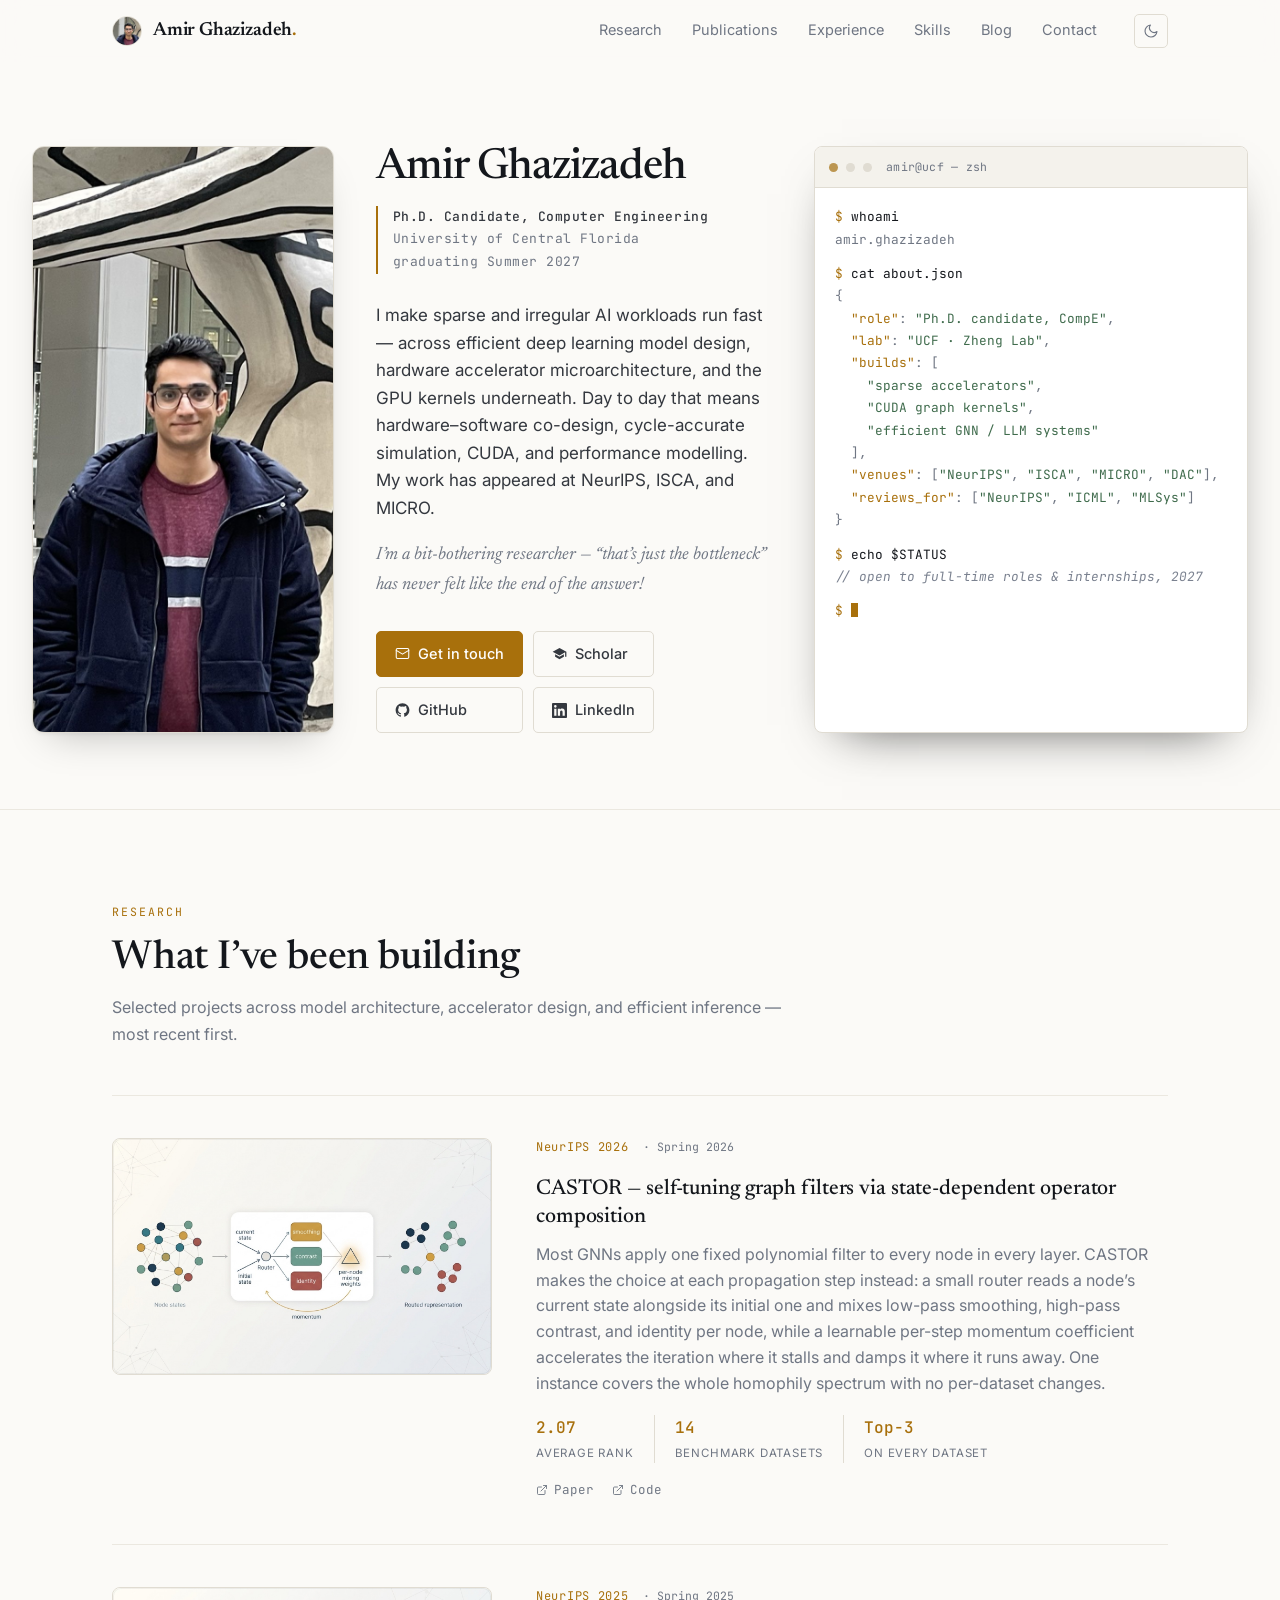
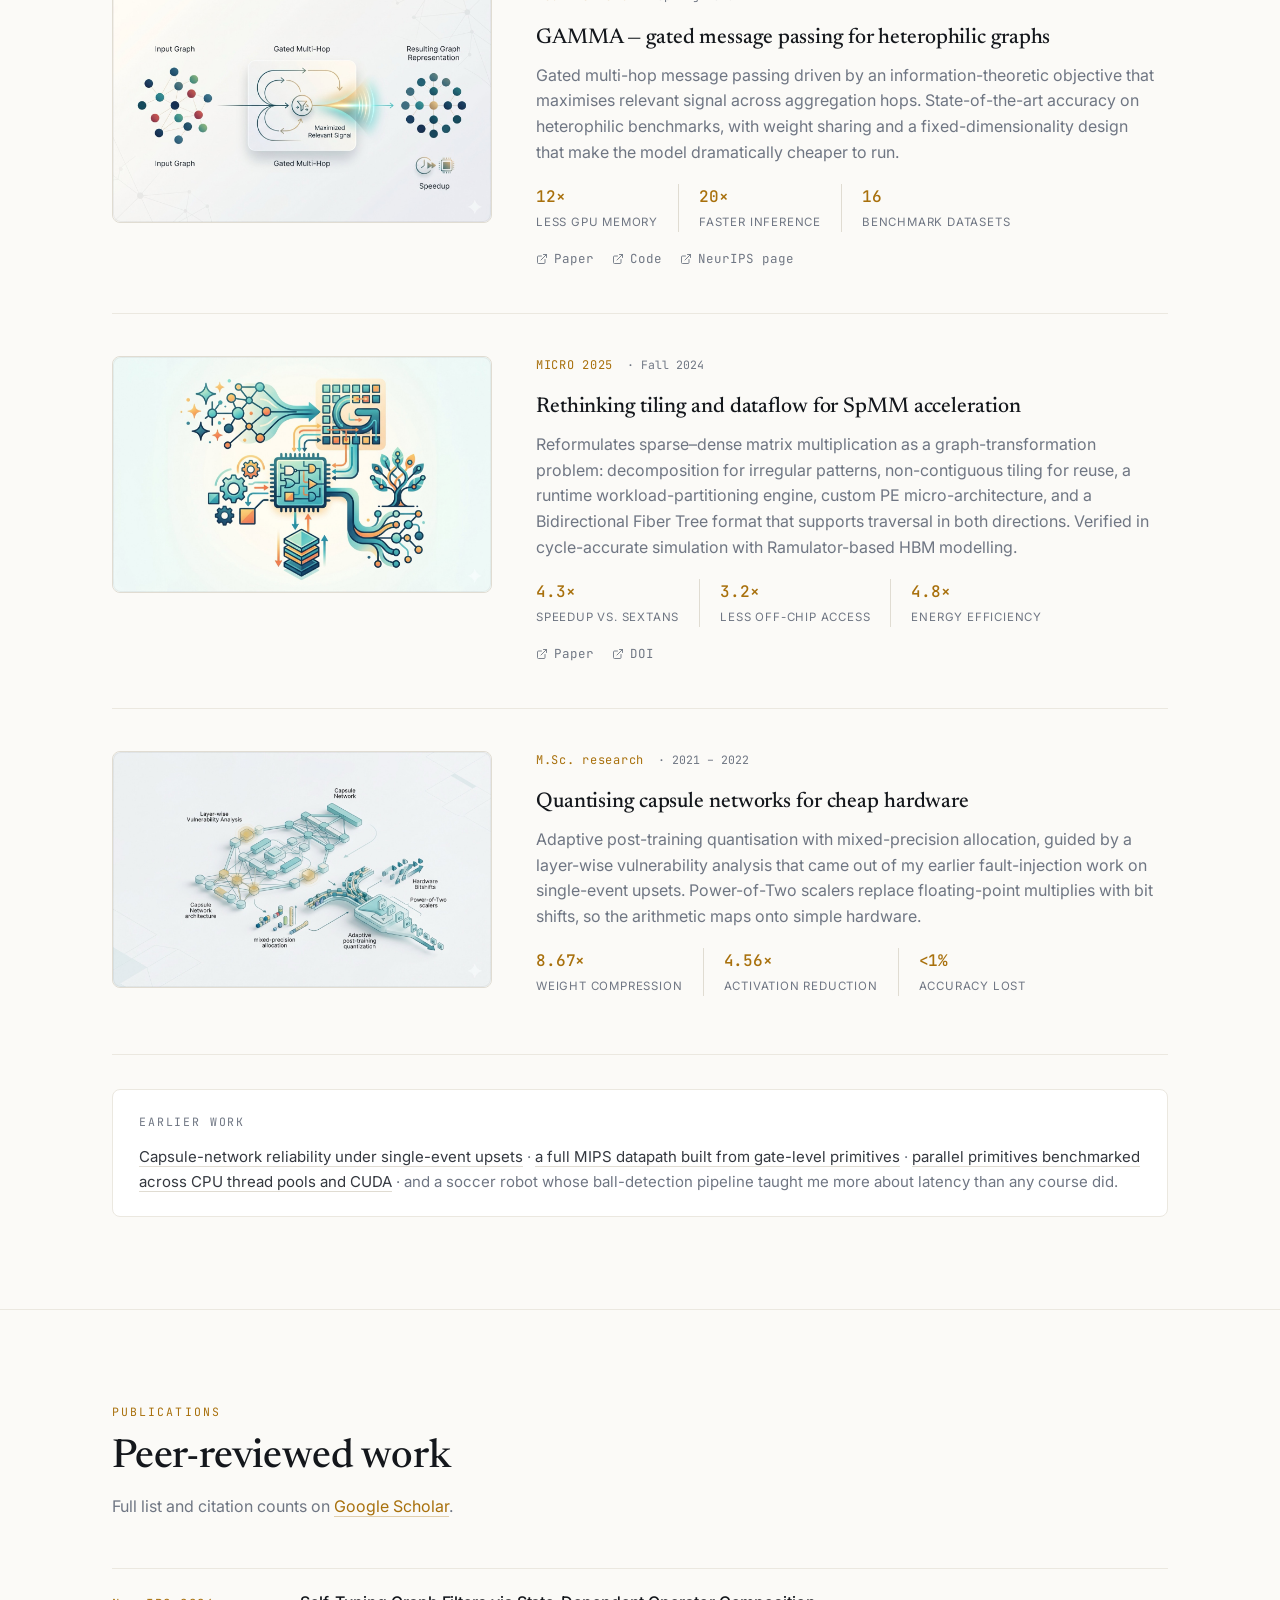
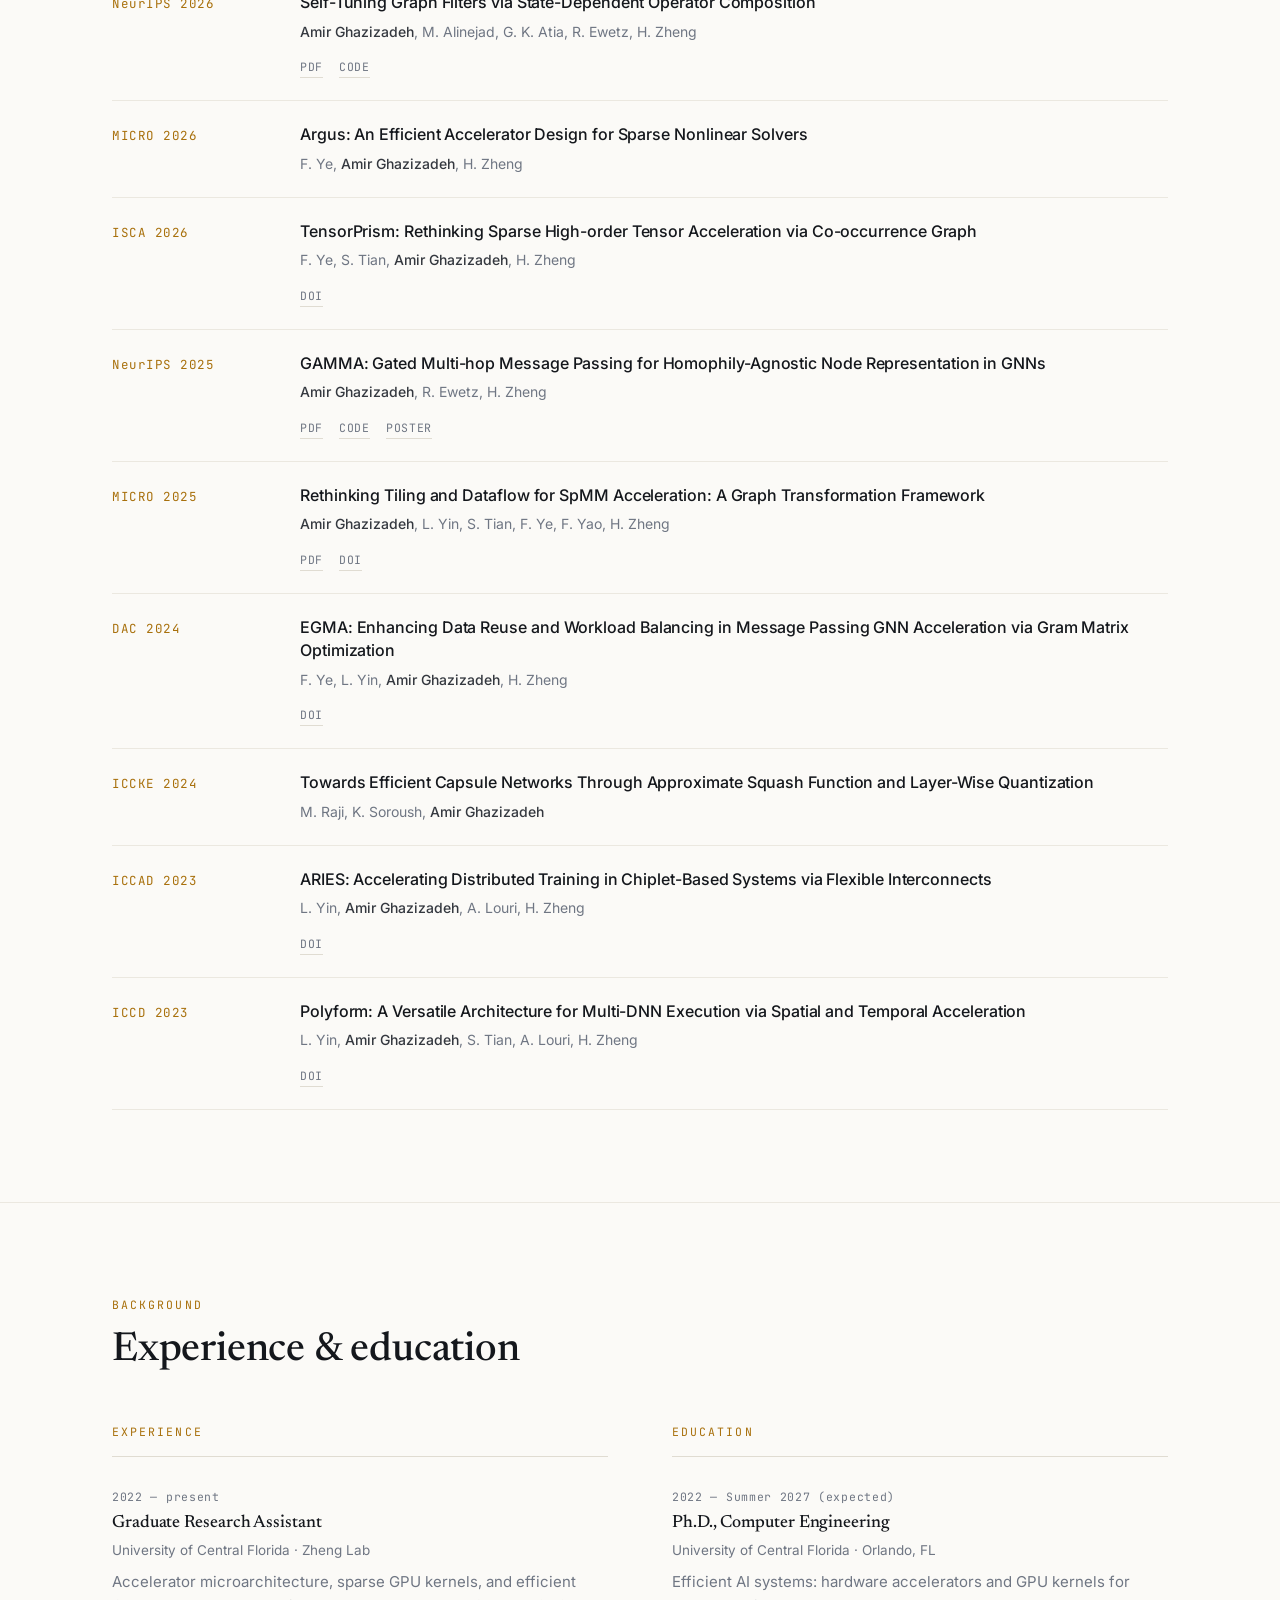
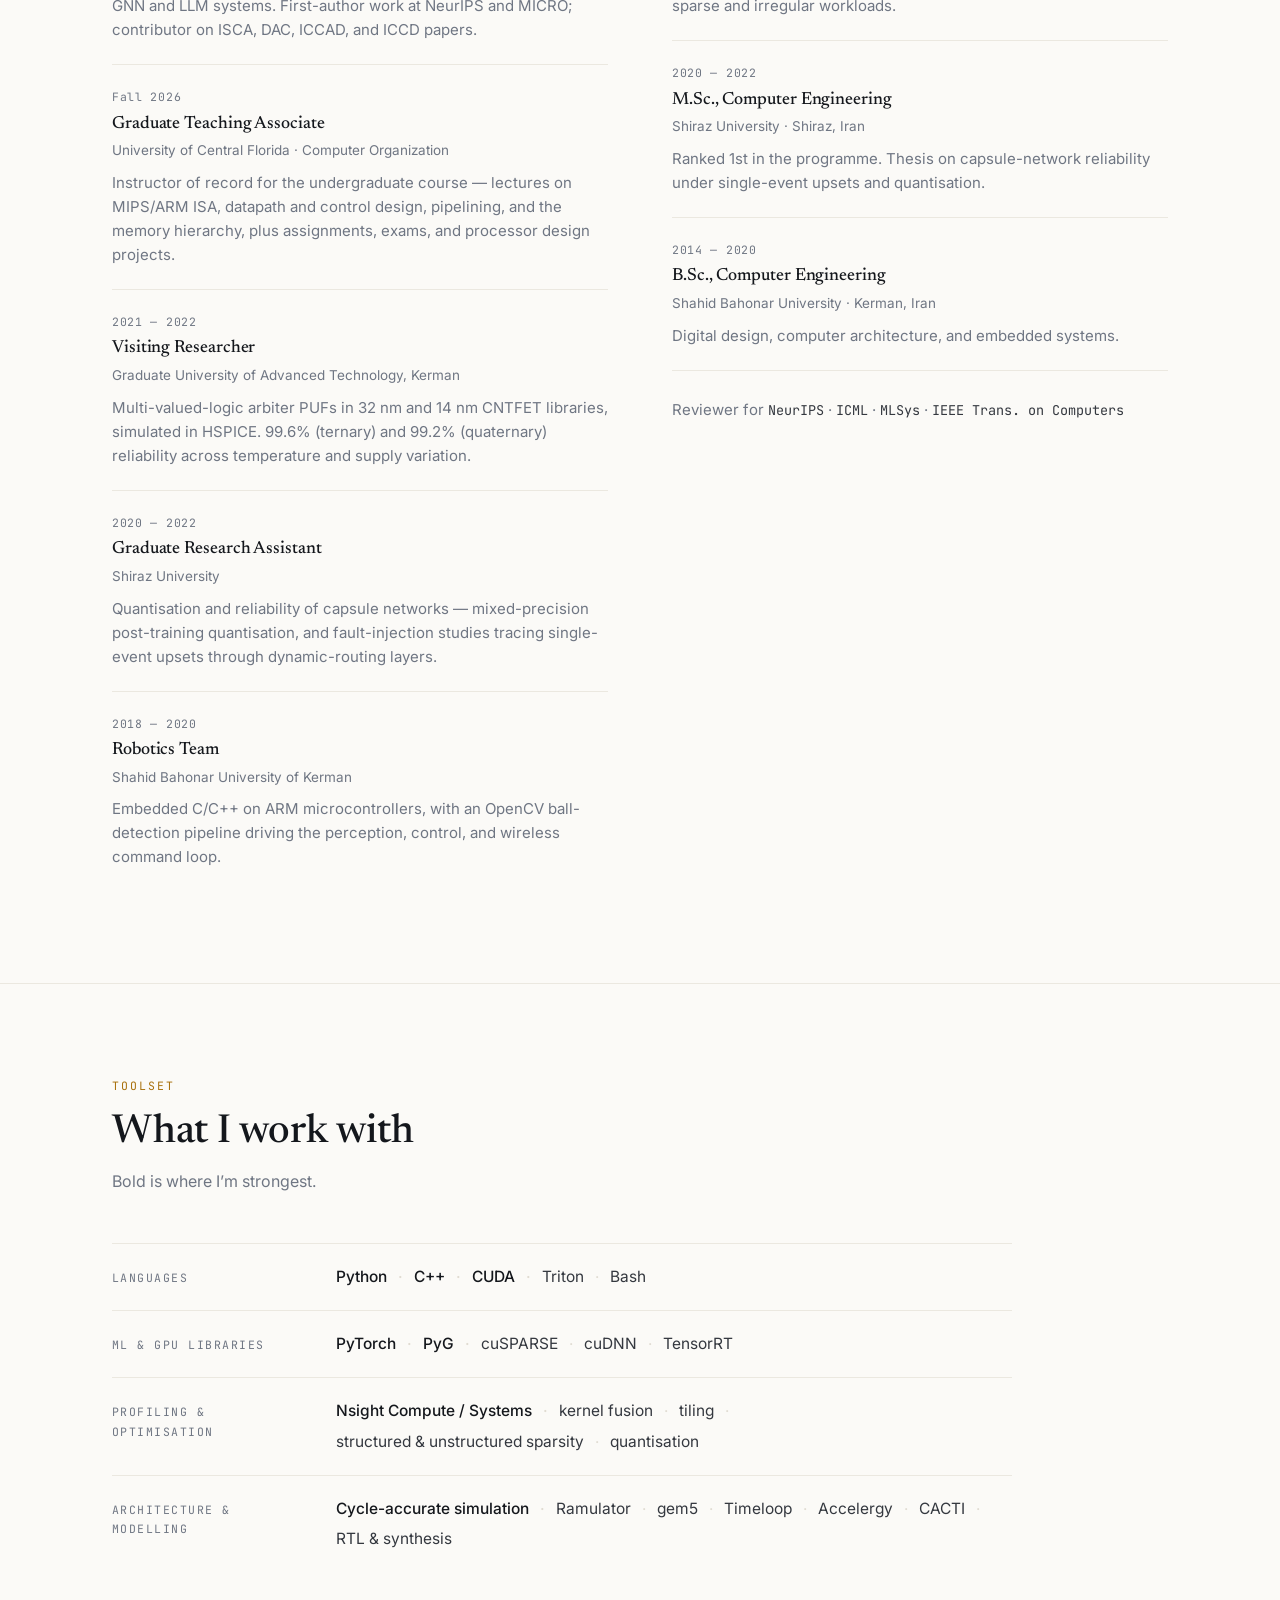
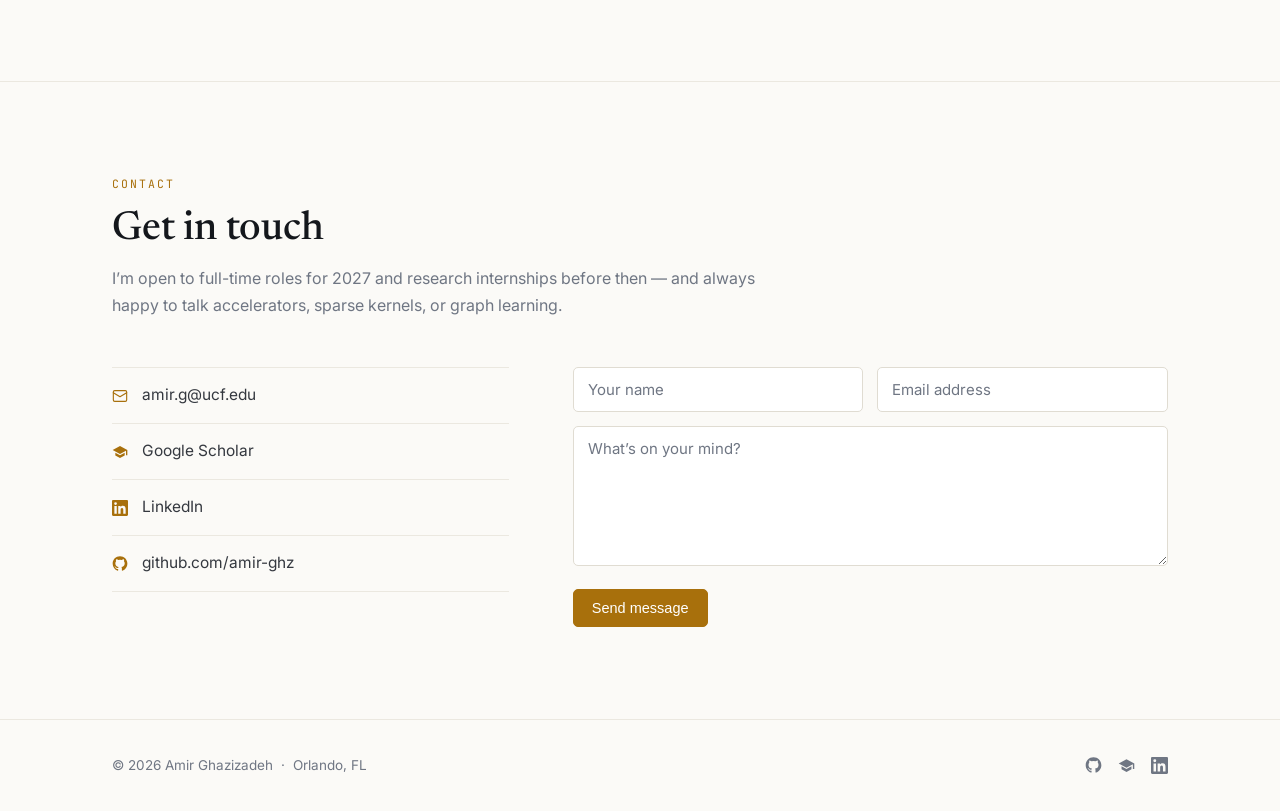
<file: index.html>
<!doctype html>
<html lang="en" data-theme="light">
<head>
<meta charset="utf-8">
<meta name="viewport" content="width=device-width, initial-scale=1">
<title>Amir Ghazizadeh — Accelerators &amp; GPU Kernels for Sparse AI</title>
<meta name="description" content="Amir Ghazizadeh — Ph.D. candidate in Computer Engineering at UCF. Accelerator microarchitecture, CUDA kernels, and hardware-software co-design for sparse and irregular AI workloads. Published at NeurIPS, ISCA, and MICRO.">
<meta name="author" content="Amir Ghazizadeh">
<link rel="canonical" href="https://amir-ghz.github.io/">

<meta property="og:type" content="profile">
<meta property="og:title" content="Amir Ghazizadeh — Accelerators &amp; GPU Kernels for Sparse AI">
<meta property="og:description" content="Ph.D. candidate in Computer Engineering at UCF. Accelerator microarchitecture, CUDA kernels, and HW/SW co-design for sparse AI workloads. NeurIPS, ISCA, MICRO.">
<meta property="og:url" content="https://amir-ghz.github.io/">
<meta property="og:site_name" content="Amir Ghazizadeh">
<meta property="og:locale" content="en_US">
<meta property="og:image" content="https://amir-ghz.github.io/images/amir-avatar.jpg">
<meta property="og:image:width" content="512">
<meta property="og:image:height" content="512">
<meta property="og:image:alt" content="Amir Ghazizadeh">
<meta name="twitter:card" content="summary">
<meta name="robots" content="index, follow, max-image-preview:large, max-snippet:-1">

<link rel="preconnect" href="https://fonts.googleapis.com">
<link rel="preconnect" href="https://fonts.gstatic.com" crossorigin>
<link rel="alternate" type="application/rss+xml" title="Amir Ghazizadeh — Blog" href="https://amir-ghz.github.io/feed.xml">
<link rel="stylesheet" href="css/site.css">

<!-- set theme before paint to avoid a flash -->
<script>
  (function () {
    try {
      var s = localStorage.getItem('theme');
      if (s === 'light' || s === 'dark') document.documentElement.setAttribute('data-theme', s);
    } catch (e) {}
  })();
</script>

<script type="application/ld+json">
{
  "@context": "https://schema.org",
  "@type": "Person",
  "name": "Amir Ghazizadeh",
  "jobTitle": "Ph.D. Candidate in Computer Engineering",
  "email": "mailto:amir.g@ucf.edu",
  "url": "https://amir-ghz.github.io/",
  "affiliation": { "@type": "CollegeOrUniversity", "name": "University of Central Florida" },
  "knowsAbout": ["Hardware accelerators", "GPU kernel optimization", "Graph neural networks", "Sparse linear algebra", "Computer architecture"],
  "sameAs": [
    "https://github.com/amir-ghz",
    "https://scholar.google.com/citations?user=t_zFY7AAAAAJ",
    "https://www.linkedin.com/in/amir-ghazizadeh-62a76a17a"
  ]
}
</script>
</head>

<body>
<a class="skip-link" href="#main">Skip to content</a>

<!-- ====================================================== NAV -->
<header class="nav" id="nav">
  <div class="wrap nav-inner">
    <a class="brand" href="#top"><img class="brand-face" src="images/amir-avatar.jpg" alt="" width="512" height="512" decoding="async"><span>Amir Ghazizadeh<span class="dot">.</span></span></a>

    <nav class="nav-links" id="navLinks" aria-label="Sections">
      <a href="#research">Research</a>
      <a href="#publications">Publications</a>
      <a href="#experience">Experience</a>
      <a href="#skills">Skills</a>
      <a href="blog/">Blog</a>
      <a href="#contact">Contact</a>
    </nav>

    <div class="nav-actions">
      <button class="icon-btn" id="themeBtn" type="button" aria-label="Switch colour theme">
        <svg class="sun" viewBox="0 0 24 24" fill="none" stroke="currentColor" stroke-width="1.7" stroke-linecap="round"><circle cx="12" cy="12" r="4"/><path d="M12 2v2M12 20v2M4.9 4.9l1.4 1.4M17.7 17.7l1.4 1.4M2 12h2M20 12h2M6.3 17.7l-1.4 1.4M19.1 4.9l-1.4 1.4"/></svg>
        <svg class="moon" viewBox="0 0 24 24" fill="none" stroke="currentColor" stroke-width="1.7" stroke-linecap="round" stroke-linejoin="round"><path d="M21 12.8A9 9 0 1 1 11.2 3a7 7 0 0 0 9.8 9.8z"/></svg>
      </button>
      <button class="icon-btn nav-toggle" id="navToggle" type="button" aria-label="Menu" aria-expanded="false" aria-controls="navLinks">
        <svg viewBox="0 0 24 24" fill="none" stroke="currentColor" stroke-width="1.8" stroke-linecap="round"><path d="M3 6h18M3 12h18M3 18h18"/></svg>
      </button>
    </div>
  </div>
</header>

<main id="main">
<span id="top"></span>

<!-- ====================================================== HERO -->
<section class="hero">
  <div class="wrap">
    <div class="hero-grid">

      <figure class="hero-portrait reveal">
        <img src="images/amir-portrait.jpg" alt="Amir Ghazizadeh" width="700" height="1284" fetchpriority="high" decoding="async">
      </figure>

      <div class="hero-main reveal">
        <h1 class="hero-name">Amir Ghazizadeh</h1>

        <p class="hero-role">
          <strong>Ph.D. Candidate, Computer Engineering</strong><br>
          University of Central Florida<span class="role-sep">&nbsp;·&nbsp;</span><span class="role-grad">graduating Summer 2027</span>
        </p>

        <p class="hero-lede">
          I make sparse and irregular AI workloads run fast — across efficient deep learning
          model design, hardware accelerator microarchitecture, and the GPU kernels underneath.
          Day to day that means hardware&ndash;software co-design, cycle-accurate simulation,
          CUDA, and performance modelling. My work has appeared at NeurIPS, ISCA, and MICRO.
        </p>

        <p class="hero-aside">
          I&rsquo;m a bit-bothering researcher &mdash; &ldquo;that&rsquo;s just the bottleneck&rdquo;
          has never felt like the end of the answer!
        </p>

        <div class="btn-row">
          <a class="btn btn-primary" href="mailto:amir.g@ucf.edu">
            <svg viewBox="0 0 24 24" fill="none" stroke="currentColor" stroke-width="1.7" stroke-linecap="round" stroke-linejoin="round"><rect x="2" y="4" width="20" height="16" rx="2"/><path d="m22 7-10 6L2 7"/></svg>
            Get in touch
          </a>
          <a class="btn" href="https://scholar.google.com/citations?user=t_zFY7AAAAAJ&hl=en" target="_blank" rel="noopener">
            <svg viewBox="0 0 24 24" fill="currentColor"><path d="M12 3 1 9l11 6 9-4.91V17h2V9L12 3zM5 13.18v4L12 21l7-3.82v-4L12 17l-7-3.82z"/></svg>
            Scholar
          </a>
          <a class="btn" href="https://github.com/amir-ghz" target="_blank" rel="noopener">
            <svg viewBox="0 0 24 24" fill="currentColor"><path d="M12 .5C5.73.5.99 5.24.99 11.5c0 4.86 3.15 8.98 7.52 10.44.55.1.75-.24.75-.53v-2.06c-3.06.67-3.71-1.31-3.71-1.31-.5-1.28-1.23-1.62-1.23-1.62-1-.69.08-.67.08-.67 1.11.08 1.69 1.14 1.69 1.14.98 1.69 2.58 1.2 3.21.92.1-.71.39-1.2.7-1.48-2.44-.28-5.01-1.22-5.01-5.44 0-1.2.43-2.19 1.13-2.96-.11-.28-.49-1.4.11-2.92 0 0 .93-.3 3.04 1.13a10.5 10.5 0 0 1 5.54 0c2.11-1.43 3.04-1.13 3.04-1.13.6 1.52.22 2.64.11 2.92.7.77 1.13 1.76 1.13 2.96 0 4.23-2.58 5.16-5.03 5.43.4.34.75 1.02.75 2.06v3.05c0 .29.2.64.76.53 4.36-1.46 7.51-5.58 7.51-10.44C23.01 5.24 18.27.5 12 .5z"/></svg>
            GitHub
          </a>
          <a class="btn" href="https://www.linkedin.com/in/amir-ghazizadeh-62a76a17a" target="_blank" rel="noopener">
            <svg viewBox="0 0 24 24" fill="currentColor"><path d="M20.45 20.45h-3.55v-5.57c0-1.33-.03-3.04-1.85-3.04-1.85 0-2.13 1.45-2.13 2.94v5.67H9.36V9h3.41v1.56h.05c.47-.9 1.64-1.85 3.37-1.85 3.6 0 4.27 2.37 4.27 5.46v6.28zM5.34 7.43a2.06 2.06 0 1 1 0-4.12 2.06 2.06 0 0 1 0 4.12zM7.12 20.45H3.56V9h3.56v11.45zM22.22 0H1.77C.79 0 0 .77 0 1.72v20.56C0 23.23.79 24 1.77 24h20.45C23.2 24 24 23.23 24 22.28V1.72C24 .77 23.2 0 22.22 0z"/></svg>
            LinkedIn
          </a>
        </div>
      </div>

      <!-- the one playful object on the page -->
      <div class="hero-term reveal">
        <div class="terminal">
          <div class="terminal-bar">
            <i></i><i></i><i></i>
            <span>amir@ucf — zsh</span>
          </div>
          <div class="terminal-body">
<div><span class="ps">$</span> <span class="cmd">whoami</span></div>
<div class="out">amir.ghazizadeh</div>
<div class="sp"></div>
<div><span class="ps">$</span> <span class="cmd">cat about.json</span></div>
<div class="out">{</div>
<div class="out">  <span class="key">"role"</span>: <span class="str">"Ph.D. candidate, CompE"</span>,</div>
<div class="out">  <span class="key">"lab"</span>: <span class="str">"UCF · Zheng Lab"</span>,</div>
<div class="out">  <span class="key">"builds"</span>: [</div>
<div class="out">    <span class="str">"sparse accelerators"</span>,</div>
<div class="out">    <span class="str">"CUDA graph kernels"</span>,</div>
<div class="out">    <span class="str">"efficient GNN / LLM systems"</span></div>
<div class="out">  ],</div>
<div class="out">  <span class="key">"venues"</span>: [<span class="str">"NeurIPS"</span>, <span class="str">"ISCA"</span>, <span class="str">"MICRO"</span>, <span class="str">"DAC"</span>],</div>
<div class="out">  <span class="key">"reviews_for"</span>: [<span class="str">"NeurIPS"</span>, <span class="str">"ICML"</span>, <span class="str">"MLSys"</span>]</div>
<div class="out">}</div>
<div class="sp"></div>
<div><span class="ps">$</span> <span class="cmd">echo $STATUS</span></div>
<div class="out"><span class="com">// open to full-time roles &amp; internships, 2027</span></div>
<div class="sp"></div>
<div><span class="ps">$</span> <span class="caret"></span></div>
          </div>
        </div>
      </div>

    </div>

  </div>
</section>

<!-- ====================================================== RESEARCH -->
<section class="section" id="research">
  <div class="wrap">
    <div class="section-head reveal">
      <span class="eyebrow">Research</span>
      <h2 class="section-title">What I&rsquo;ve been building</h2>
      <p class="section-note">Selected projects across model architecture, accelerator design, and efficient inference — most recent first.</p>
    </div>




    <article class="work reveal">
      <div class="work-thumb">
        <img src="images/project/p-castor.jpg" alt="Diagram of one CASTOR propagation step: a node&rsquo;s current state and its smoothing residual feed a small router, which emits per-node mixing weights over low-pass smoothing, high-pass contrast, and identity; a momentum term carries the previous change into the next step." width="1400" height="870" loading="lazy" decoding="async">
      </div>
      <div class="work-body">
        <p class="work-meta"><span class="work-venue">NeurIPS 2026</span><span class="work-when">Spring 2026</span></p>
        <h3>CASTOR &mdash; self-tuning graph filters via state-dependent operator composition</h3>
        <p>Most GNNs apply one fixed polynomial filter to every node in every layer. CASTOR makes the choice at each propagation step instead: a small router reads a node&rsquo;s current state alongside its initial one and mixes low-pass smoothing, high-pass contrast, and identity per node, while a learnable per-step momentum coefficient accelerates the iteration where it stalls and damps it where it runs away. One instance covers the whole homophily spectrum with no per-dataset changes.</p>
        <ul class="metrics">
          <li><b>2.07</b><span>Average rank</span></li>
          <li><b>14</b><span>Benchmark datasets</span></li>
          <li><b>Top-3</b><span>On every dataset</span></li>
        </ul>
        <div class="work-links">
          <a href="PDFs/CASTOR.pdf" target="_blank" rel="noopener"><svg viewBox="0 0 24 24" fill="none" stroke="currentColor" stroke-width="1.8" stroke-linecap="round" stroke-linejoin="round"><path d="M18 13v6a2 2 0 0 1-2 2H5a2 2 0 0 1-2-2V8a2 2 0 0 1 2-2h6"/><path d="M15 3h6v6"/><path d="M10 14 21 3"/></svg>Paper</a>
          <a href="https://github.com/amir-ghz/CASTOR" target="_blank" rel="noopener"><svg viewBox="0 0 24 24" fill="none" stroke="currentColor" stroke-width="1.8" stroke-linecap="round" stroke-linejoin="round"><path d="M18 13v6a2 2 0 0 1-2 2H5a2 2 0 0 1-2-2V8a2 2 0 0 1 2-2h6"/><path d="M15 3h6v6"/><path d="M10 14 21 3"/></svg>Code</a>
        </div>
      </div>
    </article>

    <article class="work reveal">
      <div class="work-thumb">
        <img src="images/project/p-gnn-heterophilic.jpg" alt="Diagram of the GAMMA pipeline: an input graph feeds a gated multi-hop stage that maximises relevant signal, producing a compact graph representation." width="1400" height="870" loading="lazy" decoding="async">
      </div>
      <div class="work-body">
        <p class="work-meta"><span class="work-venue">NeurIPS 2025</span><span class="work-when">Spring 2025</span></p>
        <h3>GAMMA &mdash; gated message passing for heterophilic graphs</h3>
        <p>Gated multi-hop message passing driven by an information-theoretic objective that maximises relevant signal across aggregation hops. State-of-the-art accuracy on heterophilic benchmarks, with weight sharing and a fixed-dimensionality design that make the model dramatically cheaper to run.</p>
        <ul class="metrics">
          <li><b>12&times;</b><span>Less GPU memory</span></li>
          <li><b>20&times;</b><span>Faster inference</span></li>
          <li><b>16</b><span>Benchmark datasets</span></li>
        </ul>
        <div class="work-links">
          <a href="PDFs/GAMMA.pdf" target="_blank" rel="noopener"><svg viewBox="0 0 24 24" fill="none" stroke="currentColor" stroke-width="1.8" stroke-linecap="round" stroke-linejoin="round"><path d="M18 13v6a2 2 0 0 1-2 2H5a2 2 0 0 1-2-2V8a2 2 0 0 1 2-2h6"/><path d="M15 3h6v6"/><path d="M10 14 21 3"/></svg>Paper</a>
          <a href="https://github.com/amir-ghz/GAMMA" target="_blank" rel="noopener"><svg viewBox="0 0 24 24" fill="none" stroke="currentColor" stroke-width="1.8" stroke-linecap="round" stroke-linejoin="round"><path d="M18 13v6a2 2 0 0 1-2 2H5a2 2 0 0 1-2-2V8a2 2 0 0 1 2-2h6"/><path d="M15 3h6v6"/><path d="M10 14 21 3"/></svg>Code</a>
          <a href="https://neurips.cc/virtual/2025/poster/117959" target="_blank" rel="noopener"><svg viewBox="0 0 24 24" fill="none" stroke="currentColor" stroke-width="1.8" stroke-linecap="round" stroke-linejoin="round"><path d="M18 13v6a2 2 0 0 1-2 2H5a2 2 0 0 1-2-2V8a2 2 0 0 1 2-2h6"/><path d="M15 3h6v6"/><path d="M10 14 21 3"/></svg>NeurIPS page</a>
        </div>
      </div>
    </article>

    <article class="work reveal">
      <div class="work-thumb">
        <img src="images/project/p-spmm-codesign.jpg" alt="Diagram of the SpMM acceleration flow: a sparse graph is transformed and tiled, then mapped onto a processing-element array and memory hierarchy." width="1400" height="870" loading="lazy" decoding="async">
      </div>
      <div class="work-body">
        <p class="work-meta"><span class="work-venue">MICRO 2025</span><span class="work-when">Fall 2024</span></p>
        <h3>Rethinking tiling and dataflow for SpMM acceleration</h3>
        <p>Reformulates sparse&ndash;dense matrix multiplication as a graph-transformation problem: decomposition for irregular patterns, non-contiguous tiling for reuse, a runtime workload-partitioning engine, custom PE micro-architecture, and a Bidirectional Fiber Tree format that supports traversal in both directions. Verified in cycle-accurate simulation with Ramulator-based HBM modelling.</p>
        <ul class="metrics">
          <li><b>4.3&times;</b><span>Speedup vs. Sextans</span></li>
          <li><b>3.2&times;</b><span>Less off-chip access</span></li>
          <li><b>4.8&times;</b><span>Energy efficiency</span></li>
        </ul>
        <div class="work-links">
          <a href="PDFs/micro25-Aquila.pdf" target="_blank" rel="noopener"><svg viewBox="0 0 24 24" fill="none" stroke="currentColor" stroke-width="1.8" stroke-linecap="round" stroke-linejoin="round"><path d="M18 13v6a2 2 0 0 1-2 2H5a2 2 0 0 1-2-2V8a2 2 0 0 1 2-2h6"/><path d="M15 3h6v6"/><path d="M10 14 21 3"/></svg>Paper</a>
          <a href="https://doi.org/10.1145/3725843.3756128" target="_blank" rel="noopener"><svg viewBox="0 0 24 24" fill="none" stroke="currentColor" stroke-width="1.8" stroke-linecap="round" stroke-linejoin="round"><path d="M18 13v6a2 2 0 0 1-2 2H5a2 2 0 0 1-2-2V8a2 2 0 0 1 2-2h6"/><path d="M15 3h6v6"/><path d="M10 14 21 3"/></svg>DOI</a>
        </div>
      </div>
    </article>

    <article class="work reveal">
      <div class="work-thumb">
        <img src="images/project/p-quantization.jpg" alt="Isometric diagram of capsule-network quantisation: layer-wise vulnerability analysis feeds mixed-precision allocation and Power-of-Two scalers that map onto hardware bit shifts." width="1400" height="870" loading="lazy" decoding="async">
      </div>
      <div class="work-body">
        <p class="work-meta"><span class="work-venue">M.Sc. research</span><span class="work-when">2021 &ndash; 2022</span></p>
        <h3>Quantising capsule networks for cheap hardware</h3>
        <p>Adaptive post-training quantisation with mixed-precision allocation, guided by a layer-wise vulnerability analysis that came out of my earlier fault-injection work on single-event upsets. Power-of-Two scalers replace floating-point multiplies with bit shifts, so the arithmetic maps onto simple hardware.</p>
        <ul class="metrics">
          <li><b>8.67&times;</b><span>Weight compression</span></li>
          <li><b>4.56&times;</b><span>Activation reduction</span></li>
          <li><b>&lt;1%</b><span>Accuracy lost</span></li>
        </ul>
      </div>
    </article>

    <div class="work-earlier reveal">
      <h4>Earlier work</h4>
      <p>
        <a href="https://github.com/amir-ghz/Capsule-Networks-Reliability" target="_blank" rel="noopener">Capsule-network reliability under single-event upsets</a> ·
        <a href="https://github.com/amir-ghz/MIPS-architecture-in-Proteus" target="_blank" rel="noopener">a full MIPS datapath built from gate-level primitives</a> ·
        <a href="https://github.com/amir-ghz/Multicore-and-GPU-Programming" target="_blank" rel="noopener">parallel primitives benchmarked across CPU thread pools and CUDA</a> ·
        and a soccer robot whose ball-detection pipeline taught me more about latency than any course did.
      </p>
    </div>
  </div>
</section>

<!-- ====================================================== PUBLICATIONS -->
<section class="section" id="publications">
  <div class="wrap">
    <div class="section-head reveal">
      <span class="eyebrow">Publications</span>
      <h2 class="section-title">Peer-reviewed work</h2>
      <p class="section-note">Full list and citation counts on <a href="https://scholar.google.com/citations?user=t_zFY7AAAAAJ&hl=en" target="_blank" rel="noopener" style="color:var(--accent);border-bottom:1px solid var(--accent-line)">Google Scholar</a>.</p>
    </div>

    <div class="pubs reveal">

      <div class="pub">
        <span class="pub-venue">NeurIPS 2026</span>
        <div>
          <h3 class="pub-title">Self-Tuning Graph Filters via State-Dependent Operator Composition</h3>
          <p class="pub-authors"><span class="self">Amir Ghazizadeh</span>, M. Alinejad, G. K. Atia, R. Ewetz, H. Zheng</p>
          <div class="pub-links">
            <a href="PDFs/CASTOR.pdf" target="_blank" rel="noopener">PDF</a>
            <a href="https://github.com/amir-ghz/CASTOR" target="_blank" rel="noopener">Code</a>
          </div>
        </div>
      </div>

      <div class="pub">
        <span class="pub-venue">MICRO 2026</span>
        <div>
          <h3 class="pub-title">Argus: An Efficient Accelerator Design for Sparse Nonlinear Solvers</h3>
          <p class="pub-authors">F. Ye, <span class="self">Amir Ghazizadeh</span>, H. Zheng</p>
        </div>
      </div>

      <div class="pub">
        <span class="pub-venue">ISCA 2026</span>
        <div>
          <h3 class="pub-title">TensorPrism: Rethinking Sparse High-order Tensor Acceleration via Co-occurrence Graph</h3>
          <p class="pub-authors">F. Ye, S. Tian, <span class="self">Amir Ghazizadeh</span>, H. Zheng</p>
          <div class="pub-links"><a href="https://doi.org/10.1109/ISCA66397.2026.00035" target="_blank" rel="noopener">DOI</a></div>
        </div>
      </div>

      <div class="pub">
        <span class="pub-venue">NeurIPS 2025</span>
        <div>
          <h3 class="pub-title">GAMMA: Gated Multi-hop Message Passing for Homophily-Agnostic Node Representation in GNNs</h3>
          <p class="pub-authors"><span class="self">Amir Ghazizadeh</span>, R. Ewetz, H. Zheng</p>
          <div class="pub-links">
            <a href="PDFs/GAMMA.pdf" target="_blank" rel="noopener">PDF</a>
            <a href="https://github.com/amir-ghz/GAMMA" target="_blank" rel="noopener">Code</a>
            <a href="https://neurips.cc/virtual/2025/poster/117959" target="_blank" rel="noopener">Poster</a>
          </div>
        </div>
      </div>

      <div class="pub">
        <span class="pub-venue">MICRO 2025</span>
        <div>
          <h3 class="pub-title">Rethinking Tiling and Dataflow for SpMM Acceleration: A Graph Transformation Framework</h3>
          <p class="pub-authors"><span class="self">Amir Ghazizadeh</span>, L. Yin, S. Tian, F. Ye, F. Yao, H. Zheng</p>
          <div class="pub-links">
            <a href="PDFs/micro25-Aquila.pdf" target="_blank" rel="noopener">PDF</a>
            <a href="https://doi.org/10.1145/3725843.3756128" target="_blank" rel="noopener">DOI</a>
          </div>
        </div>
      </div>

      <div class="pub">
        <span class="pub-venue">DAC 2024</span>
        <div>
          <h3 class="pub-title">EGMA: Enhancing Data Reuse and Workload Balancing in Message Passing GNN Acceleration via Gram Matrix Optimization</h3>
          <p class="pub-authors">F. Ye, L. Yin, <span class="self">Amir Ghazizadeh</span>, H. Zheng</p>
          <div class="pub-links"><a href="https://doi.org/10.1145/3649329.3655962" target="_blank" rel="noopener">DOI</a></div>
        </div>
      </div>

      <div class="pub">
        <span class="pub-venue">ICCKE 2024</span>
        <div>
          <h3 class="pub-title">Towards Efficient Capsule Networks Through Approximate Squash Function and Layer-Wise Quantization</h3>
          <p class="pub-authors">M. Raji, K. Soroush, <span class="self">Amir Ghazizadeh</span></p>
        </div>
      </div>

      <div class="pub">
        <span class="pub-venue">ICCAD 2023</span>
        <div>
          <h3 class="pub-title">ARIES: Accelerating Distributed Training in Chiplet-Based Systems via Flexible Interconnects</h3>
          <p class="pub-authors">L. Yin, <span class="self">Amir Ghazizadeh</span>, A. Louri, H. Zheng</p>
          <div class="pub-links"><a href="https://doi.org/10.1109/ICCAD57390.2023.10323955" target="_blank" rel="noopener">DOI</a></div>
        </div>
      </div>

      <div class="pub">
        <span class="pub-venue">ICCD 2023</span>
        <div>
          <h3 class="pub-title">Polyform: A Versatile Architecture for Multi-DNN Execution via Spatial and Temporal Acceleration</h3>
          <p class="pub-authors">L. Yin, <span class="self">Amir Ghazizadeh</span>, S. Tian, A. Louri, H. Zheng</p>
          <div class="pub-links"><a href="https://doi.org/10.1109/ICCD58817.2023.00033" target="_blank" rel="noopener">DOI</a></div>
        </div>
      </div>

    </div>
  </div>
</section>

<!-- ====================================================== EXPERIENCE -->
<section class="section" id="experience">
  <div class="wrap">
    <div class="section-head reveal">
      <span class="eyebrow">Background</span>
      <h2 class="section-title">Experience &amp; education</h2>
    </div>

    <div class="cols">

      <div class="reveal">
        <h3 class="col-title">Experience</h3>

        <div class="entry">
          <span class="entry-when">2022 — present</span>
          <h4>Graduate Research Assistant</h4>
          <span class="org">University of Central Florida · Zheng Lab</span>
          <p>Accelerator microarchitecture, sparse GPU kernels, and efficient GNN and LLM systems. First-author work at NeurIPS and MICRO; contributor on ISCA, DAC, ICCAD, and ICCD papers.</p>
        </div>

        <div class="entry">
          <span class="entry-when">Fall 2026</span>
          <h4>Graduate Teaching Associate</h4>
          <span class="org">University of Central Florida · Computer Organization</span>
          <p>Instructor of record for the undergraduate course — lectures on MIPS/ARM ISA, datapath and control design, pipelining, and the memory hierarchy, plus assignments, exams, and processor design projects.</p>
        </div>

        <div class="entry">
          <span class="entry-when">2021 — 2022</span>
          <h4>Visiting Researcher</h4>
          <span class="org">Graduate University of Advanced Technology, Kerman</span>
          <p>Multi-valued-logic arbiter PUFs in 32&nbsp;nm and 14&nbsp;nm CNTFET libraries, simulated in HSPICE. 99.6% (ternary) and 99.2% (quaternary) reliability across temperature and supply variation.</p>
        </div>

        <div class="entry">
          <span class="entry-when">2020 — 2022</span>
          <h4>Graduate Research Assistant</h4>
          <span class="org">Shiraz University</span>
          <p>Quantisation and reliability of capsule networks — mixed-precision post-training quantisation, and fault-injection studies tracing single-event upsets through dynamic-routing layers.</p>
        </div>

        <div class="entry">
          <span class="entry-when">2018 — 2020</span>
          <h4>Robotics Team</h4>
          <span class="org">Shahid Bahonar University of Kerman</span>
          <p>Embedded C/C++ on ARM microcontrollers, with an OpenCV ball-detection pipeline driving the perception, control, and wireless command loop.</p>
        </div>
      </div>

      <div class="reveal">
        <h3 class="col-title">Education</h3>

        <div class="entry">
          <span class="entry-when">2022 — Summer 2027 (expected)</span>
          <h4>Ph.D., Computer Engineering</h4>
          <span class="org">University of Central Florida · Orlando, FL</span>
          <p>Efficient AI systems: hardware accelerators and GPU kernels for sparse and irregular workloads.</p>
        </div>

        <div class="entry">
          <span class="entry-when">2020 — 2022</span>
          <h4>M.Sc., Computer Engineering</h4>
          <span class="org">Shiraz University · Shiraz, Iran</span>
          <p>Ranked 1st in the programme. Thesis on capsule-network reliability under single-event upsets and quantisation.</p>
        </div>

        <div class="entry">
          <span class="entry-when">2014 — 2020</span>
          <h4>B.Sc., Computer Engineering</h4>
          <span class="org">Shahid Bahonar University · Kerman, Iran</span>
          <p>Digital design, computer architecture, and embedded systems.</p>
        </div>

        <div class="service">
          <p>Reviewer for
            <span class="v">NeurIPS</span> ·
            <span class="v">ICML</span> ·
            <span class="v">MLSys</span> ·
            <span class="v">IEEE Trans. on Computers</span>
          </p>
        </div>
      </div>

    </div>
  </div>
</section>

<!-- ====================================================== SKILLS -->
<section class="section" id="skills">
  <div class="wrap">
    <div class="section-head reveal">
      <span class="eyebrow">Toolset</span>
      <h2 class="section-title">What I work with</h2>
      <p class="section-note">Bold is where I&rsquo;m strongest.</p>
    </div>

    <dl class="skills reveal">
      <div class="skill">
        <dt>Languages</dt>
        <dd><span class="on">Python</span><span class="on">C++</span><span class="on">CUDA</span><span>Triton</span><span>Bash</span></dd>
      </div>
      <div class="skill">
        <dt>ML &amp; GPU libraries</dt>
        <dd><span class="on">PyTorch</span><span class="on">PyG</span><span>cuSPARSE</span><span>cuDNN</span><span>TensorRT</span></dd>
      </div>
      <div class="skill">
        <dt>Profiling &amp; optimisation</dt>
        <dd><span class="on">Nsight Compute / Systems</span><span>kernel fusion</span><span>tiling</span><span>structured &amp; unstructured sparsity</span><span>quantisation</span></dd>
      </div>
      <div class="skill">
        <dt>Architecture &amp; modelling</dt>
        <dd><span class="on">Cycle-accurate simulation</span><span>Ramulator</span><span>gem5</span><span>Timeloop</span><span>Accelergy</span><span>CACTI</span><span>RTL &amp; synthesis</span></dd>
      </div>
    </dl>
  </div>
</section>

<!-- ====================================================== CONTACT -->
<section class="section" id="contact">
  <div class="wrap">
    <div class="section-head reveal">
      <span class="eyebrow">Contact</span>
      <h2 class="section-title">Get in touch</h2>
      <p class="section-note">I&rsquo;m open to full-time roles for 2027 and research internships before then — and always happy to talk accelerators, sparse kernels, or graph learning.</p>
    </div>

    <div class="contact-grid">
      <div class="reveal">
        <ul class="contact-list">
          <li>
            <svg viewBox="0 0 24 24" fill="none" stroke="currentColor" stroke-width="1.7" stroke-linecap="round" stroke-linejoin="round"><rect x="2" y="4" width="20" height="16" rx="2"/><path d="m22 7-10 6L2 7"/></svg>
            <a href="mailto:amir.g@ucf.edu">amir.g@ucf.edu</a>
          </li>
          <li>
            <svg viewBox="0 0 24 24" fill="currentColor"><path d="M12 3 1 9l11 6 9-4.91V17h2V9L12 3zM5 13.18v4L12 21l7-3.82v-4L12 17l-7-3.82z"/></svg>
            <a href="https://scholar.google.com/citations?user=t_zFY7AAAAAJ&hl=en" target="_blank" rel="noopener">Google Scholar</a>
          </li>
          <li>
            <svg viewBox="0 0 24 24" fill="currentColor"><path d="M20.45 20.45h-3.55v-5.57c0-1.33-.03-3.04-1.85-3.04-1.85 0-2.13 1.45-2.13 2.94v5.67H9.36V9h3.41v1.56h.05c.47-.9 1.64-1.85 3.37-1.85 3.6 0 4.27 2.37 4.27 5.46v6.28zM5.34 7.43a2.06 2.06 0 1 1 0-4.12 2.06 2.06 0 0 1 0 4.12zM7.12 20.45H3.56V9h3.56v11.45zM22.22 0H1.77C.79 0 0 .77 0 1.72v20.56C0 23.23.79 24 1.77 24h20.45C23.2 24 24 23.23 24 22.28V1.72C24 .77 23.2 0 22.22 0z"/></svg>
            <a href="https://www.linkedin.com/in/amir-ghazizadeh-62a76a17a" target="_blank" rel="noopener">LinkedIn</a>
          </li>
          <li>
            <svg viewBox="0 0 24 24" fill="currentColor"><path d="M12 .5C5.73.5.99 5.24.99 11.5c0 4.86 3.15 8.98 7.52 10.44.55.1.75-.24.75-.53v-2.06c-3.06.67-3.71-1.31-3.71-1.31-.5-1.28-1.23-1.62-1.23-1.62-1-.69.08-.67.08-.67 1.11.08 1.69 1.14 1.69 1.14.98 1.69 2.58 1.2 3.21.92.1-.71.39-1.2.7-1.48-2.44-.28-5.01-1.22-5.01-5.44 0-1.2.43-2.19 1.13-2.96-.11-.28-.49-1.4.11-2.92 0 0 .93-.3 3.04 1.13a10.5 10.5 0 0 1 5.54 0c2.11-1.43 3.04-1.13 3.04-1.13.6 1.52.22 2.64.11 2.92.7.77 1.13 1.76 1.13 2.96 0 4.23-2.58 5.16-5.03 5.43.4.34.75 1.02.75 2.06v3.05c0 .29.2.64.76.53 4.36-1.46 7.51-5.58 7.51-10.44C23.01 5.24 18.27.5 12 .5z"/></svg>
            <a href="https://github.com/amir-ghz" target="_blank" rel="noopener">github.com/amir-ghz</a>
          </li>
        </ul>
      </div>

      <div class="contact-form reveal">
        <form action="https://formspree.io/f/xeqvbdno" method="post" class="form-grid">
          <div>
            <label class="sr-only" for="name">Name</label>
            <input class="field" type="text" name="name" id="name" placeholder="Your name" required>
          </div>
          <div>
            <label class="sr-only" for="email">Email</label>
            <input class="field" type="email" name="email" id="email" placeholder="Email address" required>
          </div>
          <div class="full">
            <label class="sr-only" for="message">Message</label>
            <textarea class="field" name="message" id="message" rows="6" placeholder="What&rsquo;s on your mind?" required></textarea>
          </div>
          <div class="full">
            <button class="btn btn-primary" type="submit">Send message</button>
          </div>
        </form>
      </div>
    </div>
  </div>
</section>
</main>

<!-- ====================================================== FOOTER -->
<footer class="footer">
  <div class="wrap footer-inner">
    <span>&copy; <span id="yr">2026</span> Amir Ghazizadeh &nbsp;·&nbsp; Orlando, FL</span>
    <div class="footer-social">
      <a href="https://github.com/amir-ghz" target="_blank" rel="noopener" aria-label="GitHub"><svg viewBox="0 0 24 24" fill="currentColor"><path d="M12 .5C5.73.5.99 5.24.99 11.5c0 4.86 3.15 8.98 7.52 10.44.55.1.75-.24.75-.53v-2.06c-3.06.67-3.71-1.31-3.71-1.31-.5-1.28-1.23-1.62-1.23-1.62-1-.69.08-.67.08-.67 1.11.08 1.69 1.14 1.69 1.14.98 1.69 2.58 1.2 3.21.92.1-.71.39-1.2.7-1.48-2.44-.28-5.01-1.22-5.01-5.44 0-1.2.43-2.19 1.13-2.96-.11-.28-.49-1.4.11-2.92 0 0 .93-.3 3.04 1.13a10.5 10.5 0 0 1 5.54 0c2.11-1.43 3.04-1.13 3.04-1.13.6 1.52.22 2.64.11 2.92.7.77 1.13 1.76 1.13 2.96 0 4.23-2.58 5.16-5.03 5.43.4.34.75 1.02.75 2.06v3.05c0 .29.2.64.76.53 4.36-1.46 7.51-5.58 7.51-10.44C23.01 5.24 18.27.5 12 .5z"/></svg></a>
      <a href="https://scholar.google.com/citations?user=t_zFY7AAAAAJ&hl=en" target="_blank" rel="noopener" aria-label="Google Scholar"><svg viewBox="0 0 24 24" fill="currentColor"><path d="M12 3 1 9l11 6 9-4.91V17h2V9L12 3zM5 13.18v4L12 21l7-3.82v-4L12 17l-7-3.82z"/></svg></a>
      <a href="https://www.linkedin.com/in/amir-ghazizadeh-62a76a17a" target="_blank" rel="noopener" aria-label="LinkedIn"><svg viewBox="0 0 24 24" fill="currentColor"><path d="M20.45 20.45h-3.55v-5.57c0-1.33-.03-3.04-1.85-3.04-1.85 0-2.13 1.45-2.13 2.94v5.67H9.36V9h3.41v1.56h.05c.47-.9 1.64-1.85 3.37-1.85 3.6 0 4.27 2.37 4.27 5.46v6.28zM5.34 7.43a2.06 2.06 0 1 1 0-4.12 2.06 2.06 0 0 1 0 4.12zM7.12 20.45H3.56V9h3.56v11.45zM22.22 0H1.77C.79 0 0 .77 0 1.72v20.56C0 23.23.79 24 1.77 24h20.45C23.2 24 24 23.23 24 22.28V1.72C24 .77 23.2 0 22.22 0z"/></svg></a>
    </div>
  </div>
</footer>

<script src="js/site.js"></script>
</body>
</html>
</file>
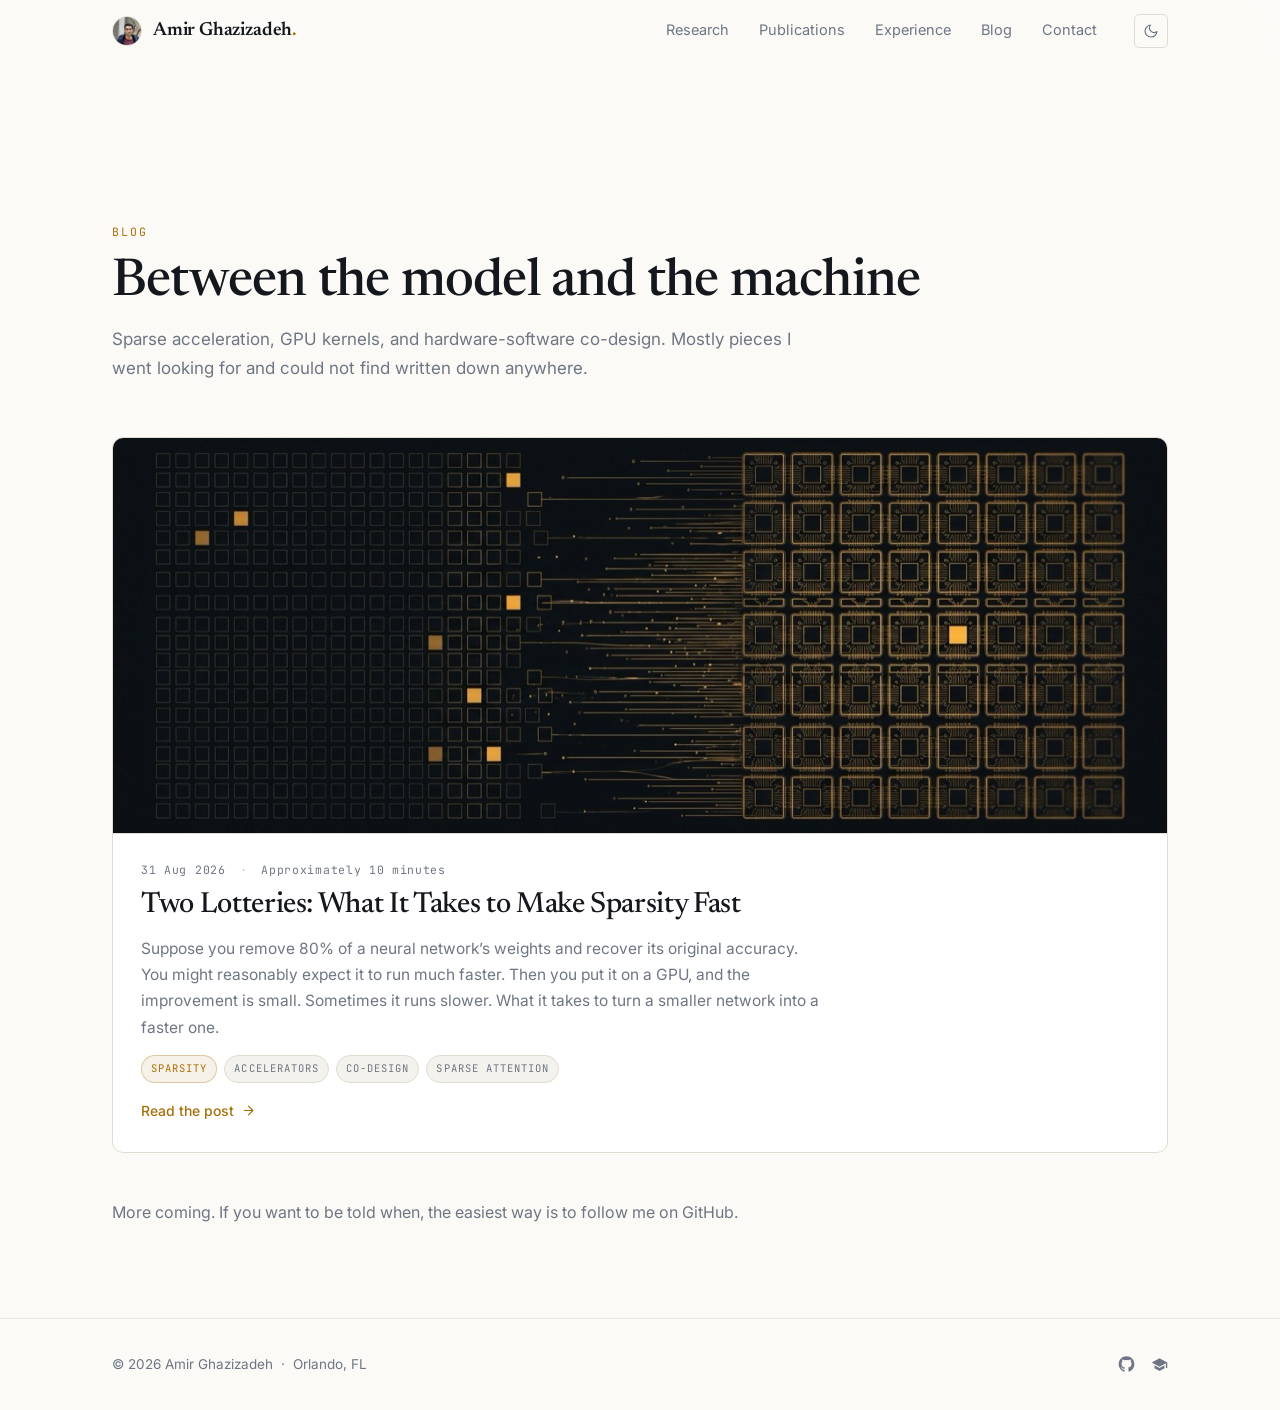
<file: blog/index.html>
<!doctype html>
<html lang="en" data-theme="light">
<head>
<meta charset="utf-8">
<meta name="viewport" content="width=device-width, initial-scale=1">
<title>Blog — Amir Ghazizadeh</title>
<meta name="description" content="Notes on sparse acceleration, GPU kernels, and hardware-software co-design, by Amir Ghazizadeh, Ph.D. candidate in Computer Engineering at UCF.">
<meta name="author" content="Amir Ghazizadeh">
<link rel="canonical" href="https://amir-ghz.github.io/blog/">

<meta property="og:type" content="website">
<meta property="og:title" content="Blog — Amir Ghazizadeh">
<meta property="og:description" content="Notes on sparse acceleration, GPU kernels, and hardware-software co-design.">
<meta property="og:url" content="https://amir-ghz.github.io/blog/">
<meta property="og:site_name" content="Amir Ghazizadeh">
<meta property="og:locale" content="en_US">
<meta property="og:image" content="https://amir-ghz.github.io/images/blog/two-lotteries-1600.jpg">
<meta property="og:image:width" content="1600">
<meta property="og:image:height" content="678">
<meta name="twitter:card" content="summary_large_image">
<meta name="twitter:image" content="https://amir-ghz.github.io/images/blog/two-lotteries-1600.jpg">
<meta name="robots" content="index, follow, max-image-preview:large, max-snippet:-1">

<link rel="preconnect" href="https://fonts.googleapis.com">
<link rel="preconnect" href="https://fonts.gstatic.com" crossorigin>
<link rel="alternate" type="application/rss+xml" title="Amir Ghazizadeh — Blog" href="https://amir-ghz.github.io/feed.xml">
<link rel="stylesheet" href="../css/site.css">
<link rel="stylesheet" href="../css/blog.css">

<script>
  (function () {
    try {
      var s = localStorage.getItem('theme');
      if (s === 'light' || s === 'dark') document.documentElement.setAttribute('data-theme', s);
    } catch (e) {}
  })();
</script>
<script type="application/ld+json">
{
  "@context": "https://schema.org",
  "@type": "Blog",
  "name": "Amir Ghazizadeh — Blog",
  "url": "https://amir-ghz.github.io/blog/",
  "description": "Sparse acceleration, GPU kernels, and hardware-software co-design.",
  "author": { "@type": "Person", "name": "Amir Ghazizadeh", "url": "https://amir-ghz.github.io/" },
  "blogPost": [{
    "@type": "BlogPosting",
    "headline": "Two Lotteries: What It Takes to Make Sparsity Fast",
    "url": "https://amir-ghz.github.io/blog/two-lotteries/",
    "datePublished": "2026-08-31"
  }]
}
</script>
</head>

<body>
<a class="skip-link" href="#main">Skip to content</a>

<header class="nav" id="nav">
  <div class="wrap nav-inner">
    <a class="brand" href="/"><img class="brand-face" src="../images/amir-avatar.jpg" alt="" width="512" height="512" decoding="async"><span>Amir Ghazizadeh<span class="dot">.</span></span></a>

    <nav class="nav-links" id="navLinks" aria-label="Sections">
      <a href="/#research">Research</a>
      <a href="/#publications">Publications</a>
      <a href="/#experience">Experience</a>
      <a href="/blog/" class="is-active">Blog</a>
      <a href="/#contact">Contact</a>
    </nav>

    <div class="nav-actions">
      <button class="icon-btn" id="themeBtn" type="button" aria-label="Switch colour theme">
        <svg class="sun" viewBox="0 0 24 24" fill="none" stroke="currentColor" stroke-width="1.7" stroke-linecap="round"><circle cx="12" cy="12" r="4"/><path d="M12 2v2M12 20v2M4.9 4.9l1.4 1.4M17.7 17.7l1.4 1.4M2 12h2M20 12h2M6.3 17.7l-1.4 1.4M19.1 4.9l-1.4 1.4"/></svg>
        <svg class="moon" viewBox="0 0 24 24" fill="none" stroke="currentColor" stroke-width="1.7" stroke-linecap="round" stroke-linejoin="round"><path d="M21 12.8A9 9 0 1 1 11.2 3a7 7 0 0 0 9.8 9.8z"/></svg>
      </button>
      <button class="icon-btn nav-toggle" id="navToggle" type="button" aria-label="Menu" aria-expanded="false" aria-controls="navLinks">
        <svg viewBox="0 0 24 24" fill="none" stroke="currentColor" stroke-width="1.8" stroke-linecap="round"><path d="M3 6h18M3 12h18M3 18h18"/></svg>
      </button>
    </div>
  </div>
</header>

<main id="main">
<section class="section">
  <div class="wrap">

    <div class="blog-head">
      <span class="eyebrow">Blog</span>
      <h1 class="blog-title">Between the model and the machine</h1>
      <p class="blog-lede">Sparse acceleration, GPU kernels, and hardware-software co-design.
      Mostly pieces I went looking for and could not find written down anywhere.</p>
    </div>

    <div class="post-list">

      <article class="post-card reveal">
        <a class="post-card-fig" href="/blog/two-lotteries/" id="cardFig1" aria-hidden="true" tabindex="-1">
          <img src="../images/blog/two-lotteries-1200.jpg"
               srcset="../images/blog/two-lotteries-800.jpg 800w,
                       ../images/blog/two-lotteries-1200.jpg 1200w,
                       ../images/blog/two-lotteries-1600.jpg 1600w"
               sizes="(max-width: 1180px) 100vw, 1056px"
               alt=""
               width="1600" height="678" loading="lazy" decoding="async"
               onerror="document.getElementById('cardFig1').classList.add('no-img')">
<svg class="hero-art" viewBox="96 92 1408 528" preserveAspectRatio="xMidYMid slice" aria-hidden="true" xmlns="http://www.w3.org/2000/svg">
<rect class="on" x="118" y="150" width="24" height="24" rx="3" opacity="0.32"/>
<rect class="on" x="148" y="150" width="24" height="24" rx="3" opacity="0.32"/>
<rect class="off" x="178" y="150" width="24" height="24" rx="3"/>
<rect class="off" x="208" y="150" width="24" height="24" rx="3"/>
<rect class="off" x="238" y="150" width="24" height="24" rx="3"/>
<rect class="off" x="268" y="150" width="24" height="24" rx="3"/>
<rect class="off" x="298" y="150" width="24" height="24" rx="3"/>
<rect class="off" x="328" y="150" width="24" height="24" rx="3"/>
<rect class="on" x="358" y="150" width="24" height="24" rx="3" opacity="0.36"/>
<rect class="on" x="388" y="150" width="24" height="24" rx="3" opacity="0.71"/>
<rect class="on" x="418" y="150" width="24" height="24" rx="3" opacity="0.73"/>
<rect class="off" x="448" y="150" width="24" height="24" rx="3"/>
<rect class="off" x="478" y="150" width="24" height="24" rx="3"/>
<rect class="off" x="508" y="150" width="24" height="24" rx="3"/>
<rect class="off" x="538" y="150" width="24" height="24" rx="3"/>
<rect class="off" x="568" y="150" width="24" height="24" rx="3"/>
<rect class="off" x="598" y="150" width="24" height="24" rx="3"/>
<rect class="off" x="628" y="150" width="24" height="24" rx="3"/>
<rect class="off" x="658" y="150" width="24" height="24" rx="3"/>
<rect class="off" x="688" y="150" width="24" height="24" rx="3"/>
<rect class="off" x="718" y="150" width="24" height="24" rx="3"/>
<rect class="off" x="748" y="150" width="24" height="24" rx="3"/>
<rect class="off" x="118" y="180" width="24" height="24" rx="3"/>
<rect class="on" x="148" y="180" width="24" height="24" rx="3" opacity="0.34"/>
<rect class="off" x="178" y="180" width="24" height="24" rx="3"/>
<rect class="off" x="208" y="180" width="24" height="24" rx="3"/>
<rect class="off" x="238" y="180" width="24" height="24" rx="3"/>
<rect class="off" x="268" y="180" width="24" height="24" rx="3"/>
<rect class="off" x="298" y="180" width="24" height="24" rx="3"/>
<rect class="off" x="328" y="180" width="24" height="24" rx="3"/>
<rect class="off" x="358" y="180" width="24" height="24" rx="3"/>
<rect class="off" x="388" y="180" width="24" height="24" rx="3"/>
<rect class="off" x="418" y="180" width="24" height="24" rx="3"/>
<rect class="off" x="448" y="180" width="24" height="24" rx="3"/>
<rect class="off" x="478" y="180" width="24" height="24" rx="3"/>
<rect class="off" x="508" y="180" width="24" height="24" rx="3"/>
<rect class="on" x="538" y="180" width="24" height="24" rx="3" opacity="0.82"/>
<rect class="off" x="568" y="180" width="24" height="24" rx="3"/>
<rect class="off" x="598" y="180" width="24" height="24" rx="3"/>
<rect class="on" x="628" y="180" width="24" height="24" rx="3" opacity="0.54"/>
<rect class="off" x="658" y="180" width="24" height="24" rx="3"/>
<rect class="off" x="688" y="180" width="24" height="24" rx="3"/>
<rect class="off" x="718" y="180" width="24" height="24" rx="3"/>
<rect class="off" x="748" y="180" width="24" height="24" rx="3"/>
<rect class="on" x="118" y="210" width="24" height="24" rx="3" opacity="0.42"/>
<rect class="off" x="148" y="210" width="24" height="24" rx="3"/>
<rect class="off" x="178" y="210" width="24" height="24" rx="3"/>
<rect class="off" x="208" y="210" width="24" height="24" rx="3"/>
<rect class="off" x="238" y="210" width="24" height="24" rx="3"/>
<rect class="off" x="268" y="210" width="24" height="24" rx="3"/>
<rect class="off" x="298" y="210" width="24" height="24" rx="3"/>
<rect class="off" x="328" y="210" width="24" height="24" rx="3"/>
<rect class="off" x="358" y="210" width="24" height="24" rx="3"/>
<rect class="off" x="388" y="210" width="24" height="24" rx="3"/>
<rect class="on" x="418" y="210" width="24" height="24" rx="3" opacity="0.49"/>
<rect class="off" x="448" y="210" width="24" height="24" rx="3"/>
<rect class="off" x="478" y="210" width="24" height="24" rx="3"/>
<rect class="off" x="508" y="210" width="24" height="24" rx="3"/>
<rect class="off" x="538" y="210" width="24" height="24" rx="3"/>
<rect class="on" x="568" y="210" width="24" height="24" rx="3" opacity="0.38"/>
<rect class="off" x="598" y="210" width="24" height="24" rx="3"/>
<rect class="on" x="628" y="210" width="24" height="24" rx="3" opacity="0.33"/>
<rect class="off" x="658" y="210" width="24" height="24" rx="3"/>
<rect class="off" x="688" y="210" width="24" height="24" rx="3"/>
<rect class="off" x="718" y="210" width="24" height="24" rx="3"/>
<rect class="off" x="748" y="210" width="24" height="24" rx="3"/>
<rect class="off" x="118" y="240" width="24" height="24" rx="3"/>
<rect class="on" x="148" y="240" width="24" height="24" rx="3" opacity="0.69"/>
<rect class="off" x="178" y="240" width="24" height="24" rx="3"/>
<rect class="off" x="208" y="240" width="24" height="24" rx="3"/>
<rect class="on" x="238" y="240" width="24" height="24" rx="3" opacity="0.82"/>
<rect class="on" x="268" y="240" width="24" height="24" rx="3" opacity="0.79"/>
<rect class="off" x="298" y="240" width="24" height="24" rx="3"/>
<rect class="off" x="328" y="240" width="24" height="24" rx="3"/>
<rect class="off" x="358" y="240" width="24" height="24" rx="3"/>
<rect class="off" x="388" y="240" width="24" height="24" rx="3"/>
<rect class="off" x="418" y="240" width="24" height="24" rx="3"/>
<rect class="off" x="448" y="240" width="24" height="24" rx="3"/>
<rect class="off" x="478" y="240" width="24" height="24" rx="3"/>
<rect class="off" x="508" y="240" width="24" height="24" rx="3"/>
<rect class="on" x="538" y="240" width="24" height="24" rx="3" opacity="0.52"/>
<rect class="off" x="568" y="240" width="24" height="24" rx="3"/>
<rect class="off" x="598" y="240" width="24" height="24" rx="3"/>
<rect class="on" x="628" y="240" width="24" height="24" rx="3" opacity="0.83"/>
<rect class="off" x="658" y="240" width="24" height="24" rx="3"/>
<rect class="off" x="688" y="240" width="24" height="24" rx="3"/>
<rect class="off" x="718" y="240" width="24" height="24" rx="3"/>
<rect class="off" x="748" y="240" width="24" height="24" rx="3"/>
<rect class="on" x="118" y="270" width="24" height="24" rx="3" opacity="0.76"/>
<rect class="off" x="148" y="270" width="24" height="24" rx="3"/>
<rect class="on" x="178" y="270" width="24" height="24" rx="3" opacity="0.60"/>
<rect class="off" x="208" y="270" width="24" height="24" rx="3"/>
<rect class="off" x="238" y="270" width="24" height="24" rx="3"/>
<rect class="off" x="268" y="270" width="24" height="24" rx="3"/>
<rect class="off" x="298" y="270" width="24" height="24" rx="3"/>
<rect class="on" x="328" y="270" width="24" height="24" rx="3" opacity="0.75"/>
<rect class="off" x="358" y="270" width="24" height="24" rx="3"/>
<rect class="off" x="388" y="270" width="24" height="24" rx="3"/>
<rect class="off" x="418" y="270" width="24" height="24" rx="3"/>
<rect class="off" x="448" y="270" width="24" height="24" rx="3"/>
<rect class="off" x="478" y="270" width="24" height="24" rx="3"/>
<rect class="off" x="508" y="270" width="24" height="24" rx="3"/>
<rect class="off" x="538" y="270" width="24" height="24" rx="3"/>
<rect class="off" x="568" y="270" width="24" height="24" rx="3"/>
<rect class="off" x="598" y="270" width="24" height="24" rx="3"/>
<rect class="off" x="628" y="270" width="24" height="24" rx="3"/>
<rect class="off" x="658" y="270" width="24" height="24" rx="3"/>
<rect class="off" x="688" y="270" width="24" height="24" rx="3"/>
<rect class="off" x="718" y="270" width="24" height="24" rx="3"/>
<rect class="off" x="748" y="270" width="24" height="24" rx="3"/>
<rect class="off" x="118" y="300" width="24" height="24" rx="3"/>
<rect class="on" x="148" y="300" width="24" height="24" rx="3" opacity="0.84"/>
<rect class="off" x="178" y="300" width="24" height="24" rx="3"/>
<rect class="off" x="208" y="300" width="24" height="24" rx="3"/>
<rect class="on" x="238" y="300" width="24" height="24" rx="3" opacity="0.31"/>
<rect class="on" x="268" y="300" width="24" height="24" rx="3" opacity="0.40"/>
<rect class="on" x="298" y="300" width="24" height="24" rx="3" opacity="0.32"/>
<rect class="on" x="328" y="300" width="24" height="24" rx="3" opacity="0.56"/>
<rect class="off" x="358" y="300" width="24" height="24" rx="3"/>
<rect class="off" x="388" y="300" width="24" height="24" rx="3"/>
<rect class="on" x="418" y="300" width="24" height="24" rx="3" opacity="0.48"/>
<rect class="off" x="448" y="300" width="24" height="24" rx="3"/>
<rect class="on" x="478" y="300" width="24" height="24" rx="3" opacity="0.71"/>
<rect class="off" x="508" y="300" width="24" height="24" rx="3"/>
<rect class="off" x="538" y="300" width="24" height="24" rx="3"/>
<rect class="off" x="568" y="300" width="24" height="24" rx="3"/>
<rect class="off" x="598" y="300" width="24" height="24" rx="3"/>
<rect class="on" x="628" y="300" width="24" height="24" rx="3" opacity="0.32"/>
<rect class="off" x="658" y="300" width="24" height="24" rx="3"/>
<rect class="off" x="688" y="300" width="24" height="24" rx="3"/>
<rect class="off" x="718" y="300" width="24" height="24" rx="3"/>
<rect class="off" x="748" y="300" width="24" height="24" rx="3"/>
<rect class="off" x="118" y="330" width="24" height="24" rx="3"/>
<rect class="off" x="148" y="330" width="24" height="24" rx="3"/>
<rect class="off" x="178" y="330" width="24" height="24" rx="3"/>
<rect class="on" x="208" y="330" width="24" height="24" rx="3" opacity="0.50"/>
<rect class="off" x="238" y="330" width="24" height="24" rx="3"/>
<rect class="off" x="268" y="330" width="24" height="24" rx="3"/>
<rect class="on" x="298" y="330" width="24" height="24" rx="3" opacity="0.84"/>
<rect class="off" x="328" y="330" width="24" height="24" rx="3"/>
<rect class="off" x="358" y="330" width="24" height="24" rx="3"/>
<rect class="off" x="388" y="330" width="24" height="24" rx="3"/>
<rect class="on" x="418" y="330" width="24" height="24" rx="3" opacity="0.57"/>
<rect class="off" x="448" y="330" width="24" height="24" rx="3"/>
<rect class="off" x="478" y="330" width="24" height="24" rx="3"/>
<rect class="off" x="508" y="330" width="24" height="24" rx="3"/>
<rect class="off" x="538" y="330" width="24" height="24" rx="3"/>
<rect class="off" x="568" y="330" width="24" height="24" rx="3"/>
<rect class="off" x="598" y="330" width="24" height="24" rx="3"/>
<rect class="off" x="628" y="330" width="24" height="24" rx="3"/>
<rect class="off" x="658" y="330" width="24" height="24" rx="3"/>
<rect class="off" x="688" y="330" width="24" height="24" rx="3"/>
<rect class="off" x="718" y="330" width="24" height="24" rx="3"/>
<rect class="off" x="748" y="330" width="24" height="24" rx="3"/>
<rect class="on" x="118" y="360" width="24" height="24" rx="3" opacity="0.60"/>
<rect class="off" x="148" y="360" width="24" height="24" rx="3"/>
<rect class="off" x="178" y="360" width="24" height="24" rx="3"/>
<rect class="off" x="208" y="360" width="24" height="24" rx="3"/>
<rect class="off" x="238" y="360" width="24" height="24" rx="3"/>
<rect class="off" x="268" y="360" width="24" height="24" rx="3"/>
<rect class="off" x="298" y="360" width="24" height="24" rx="3"/>
<rect class="on" x="328" y="360" width="24" height="24" rx="3" opacity="0.71"/>
<rect class="off" x="358" y="360" width="24" height="24" rx="3"/>
<rect class="off" x="388" y="360" width="24" height="24" rx="3"/>
<rect class="off" x="418" y="360" width="24" height="24" rx="3"/>
<rect class="on" x="448" y="360" width="24" height="24" rx="3" opacity="0.77"/>
<rect class="off" x="478" y="360" width="24" height="24" rx="3"/>
<rect class="off" x="508" y="360" width="24" height="24" rx="3"/>
<rect class="off" x="538" y="360" width="24" height="24" rx="3"/>
<rect class="off" x="568" y="360" width="24" height="24" rx="3"/>
<rect class="off" x="598" y="360" width="24" height="24" rx="3"/>
<rect class="off" x="628" y="360" width="24" height="24" rx="3"/>
<rect class="off" x="658" y="360" width="24" height="24" rx="3"/>
<rect class="off" x="688" y="360" width="24" height="24" rx="3"/>
<rect class="off" x="718" y="360" width="24" height="24" rx="3"/>
<rect class="off" x="748" y="360" width="24" height="24" rx="3"/>
<rect class="on" x="118" y="390" width="24" height="24" rx="3" opacity="0.33"/>
<rect class="off" x="148" y="390" width="24" height="24" rx="3"/>
<rect class="off" x="178" y="390" width="24" height="24" rx="3"/>
<rect class="off" x="208" y="390" width="24" height="24" rx="3"/>
<rect class="off" x="238" y="390" width="24" height="24" rx="3"/>
<rect class="off" x="268" y="390" width="24" height="24" rx="3"/>
<rect class="off" x="298" y="390" width="24" height="24" rx="3"/>
<rect class="off" x="328" y="390" width="24" height="24" rx="3"/>
<rect class="off" x="358" y="390" width="24" height="24" rx="3"/>
<rect class="off" x="388" y="390" width="24" height="24" rx="3"/>
<rect class="on" x="418" y="390" width="24" height="24" rx="3" opacity="0.38"/>
<rect class="off" x="448" y="390" width="24" height="24" rx="3"/>
<rect class="off" x="478" y="390" width="24" height="24" rx="3"/>
<rect class="on" x="508" y="390" width="24" height="24" rx="3" opacity="0.41"/>
<rect class="off" x="538" y="390" width="24" height="24" rx="3"/>
<rect class="off" x="568" y="390" width="24" height="24" rx="3"/>
<rect class="off" x="598" y="390" width="24" height="24" rx="3"/>
<rect class="off" x="628" y="390" width="24" height="24" rx="3"/>
<rect class="off" x="658" y="390" width="24" height="24" rx="3"/>
<rect class="off" x="688" y="390" width="24" height="24" rx="3"/>
<rect class="on" x="718" y="390" width="24" height="24" rx="3" opacity="0.81"/>
<rect class="off" x="748" y="390" width="24" height="24" rx="3"/>
<rect class="on" x="118" y="420" width="24" height="24" rx="3" opacity="0.42"/>
<rect class="off" x="148" y="420" width="24" height="24" rx="3"/>
<rect class="off" x="178" y="420" width="24" height="24" rx="3"/>
<rect class="on" x="208" y="420" width="24" height="24" rx="3" opacity="0.81"/>
<rect class="off" x="238" y="420" width="24" height="24" rx="3"/>
<rect class="off" x="268" y="420" width="24" height="24" rx="3"/>
<rect class="on" x="298" y="420" width="24" height="24" rx="3" opacity="0.31"/>
<rect class="off" x="328" y="420" width="24" height="24" rx="3"/>
<rect class="off" x="358" y="420" width="24" height="24" rx="3"/>
<rect class="off" x="388" y="420" width="24" height="24" rx="3"/>
<rect class="on" x="418" y="420" width="24" height="24" rx="3" opacity="0.33"/>
<rect class="off" x="448" y="420" width="24" height="24" rx="3"/>
<rect class="on" x="478" y="420" width="24" height="24" rx="3" opacity="0.50"/>
<rect class="off" x="508" y="420" width="24" height="24" rx="3"/>
<rect class="off" x="538" y="420" width="24" height="24" rx="3"/>
<rect class="off" x="568" y="420" width="24" height="24" rx="3"/>
<rect class="off" x="598" y="420" width="24" height="24" rx="3"/>
<rect class="off" x="628" y="420" width="24" height="24" rx="3"/>
<rect class="off" x="658" y="420" width="24" height="24" rx="3"/>
<rect class="off" x="688" y="420" width="24" height="24" rx="3"/>
<rect class="off" x="718" y="420" width="24" height="24" rx="3"/>
<rect class="off" x="748" y="420" width="24" height="24" rx="3"/>
<rect class="on" x="118" y="450" width="24" height="24" rx="3" opacity="0.41"/>
<rect class="off" x="148" y="450" width="24" height="24" rx="3"/>
<rect class="off" x="178" y="450" width="24" height="24" rx="3"/>
<rect class="off" x="208" y="450" width="24" height="24" rx="3"/>
<rect class="off" x="238" y="450" width="24" height="24" rx="3"/>
<rect class="off" x="268" y="450" width="24" height="24" rx="3"/>
<rect class="on" x="298" y="450" width="24" height="24" rx="3" opacity="0.47"/>
<rect class="on" x="328" y="450" width="24" height="24" rx="3" opacity="0.57"/>
<rect class="on" x="358" y="450" width="24" height="24" rx="3" opacity="0.46"/>
<rect class="on" x="388" y="450" width="24" height="24" rx="3" opacity="0.42"/>
<rect class="off" x="418" y="450" width="24" height="24" rx="3"/>
<rect class="off" x="448" y="450" width="24" height="24" rx="3"/>
<rect class="off" x="478" y="450" width="24" height="24" rx="3"/>
<rect class="off" x="508" y="450" width="24" height="24" rx="3"/>
<rect class="off" x="538" y="450" width="24" height="24" rx="3"/>
<rect class="off" x="568" y="450" width="24" height="24" rx="3"/>
<rect class="off" x="598" y="450" width="24" height="24" rx="3"/>
<rect class="off" x="628" y="450" width="24" height="24" rx="3"/>
<rect class="off" x="658" y="450" width="24" height="24" rx="3"/>
<rect class="off" x="688" y="450" width="24" height="24" rx="3"/>
<rect class="off" x="718" y="450" width="24" height="24" rx="3"/>
<rect class="off" x="748" y="450" width="24" height="24" rx="3"/>
<rect class="on" x="118" y="480" width="24" height="24" rx="3" opacity="0.57"/>
<rect class="on" x="148" y="480" width="24" height="24" rx="3" opacity="0.61"/>
<rect class="off" x="178" y="480" width="24" height="24" rx="3"/>
<rect class="off" x="208" y="480" width="24" height="24" rx="3"/>
<rect class="on" x="238" y="480" width="24" height="24" rx="3" opacity="0.81"/>
<rect class="off" x="268" y="480" width="24" height="24" rx="3"/>
<rect class="on" x="298" y="480" width="24" height="24" rx="3" opacity="0.66"/>
<rect class="off" x="328" y="480" width="24" height="24" rx="3"/>
<rect class="off" x="358" y="480" width="24" height="24" rx="3"/>
<rect class="off" x="388" y="480" width="24" height="24" rx="3"/>
<rect class="on" x="418" y="480" width="24" height="24" rx="3" opacity="0.66"/>
<rect class="on" x="448" y="480" width="24" height="24" rx="3" opacity="0.76"/>
<rect class="off" x="478" y="480" width="24" height="24" rx="3"/>
<rect class="off" x="508" y="480" width="24" height="24" rx="3"/>
<rect class="off" x="538" y="480" width="24" height="24" rx="3"/>
<rect class="off" x="568" y="480" width="24" height="24" rx="3"/>
<rect class="off" x="598" y="480" width="24" height="24" rx="3"/>
<rect class="off" x="628" y="480" width="24" height="24" rx="3"/>
<rect class="on" x="658" y="480" width="24" height="24" rx="3" opacity="0.35"/>
<rect class="off" x="688" y="480" width="24" height="24" rx="3"/>
<rect class="off" x="718" y="480" width="24" height="24" rx="3"/>
<rect class="off" x="748" y="480" width="24" height="24" rx="3"/>
<rect class="on" x="118" y="510" width="24" height="24" rx="3" opacity="0.78"/>
<rect class="off" x="148" y="510" width="24" height="24" rx="3"/>
<rect class="off" x="178" y="510" width="24" height="24" rx="3"/>
<rect class="off" x="208" y="510" width="24" height="24" rx="3"/>
<rect class="off" x="238" y="510" width="24" height="24" rx="3"/>
<rect class="off" x="268" y="510" width="24" height="24" rx="3"/>
<rect class="on" x="298" y="510" width="24" height="24" rx="3" opacity="0.36"/>
<rect class="off" x="328" y="510" width="24" height="24" rx="3"/>
<rect class="on" x="358" y="510" width="24" height="24" rx="3" opacity="0.32"/>
<rect class="off" x="388" y="510" width="24" height="24" rx="3"/>
<rect class="off" x="418" y="510" width="24" height="24" rx="3"/>
<rect class="on" x="448" y="510" width="24" height="24" rx="3" opacity="0.41"/>
<rect class="off" x="478" y="510" width="24" height="24" rx="3"/>
<rect class="off" x="508" y="510" width="24" height="24" rx="3"/>
<rect class="off" x="538" y="510" width="24" height="24" rx="3"/>
<rect class="off" x="568" y="510" width="24" height="24" rx="3"/>
<rect class="off" x="598" y="510" width="24" height="24" rx="3"/>
<rect class="off" x="628" y="510" width="24" height="24" rx="3"/>
<rect class="off" x="658" y="510" width="24" height="24" rx="3"/>
<rect class="off" x="688" y="510" width="24" height="24" rx="3"/>
<rect class="off" x="718" y="510" width="24" height="24" rx="3"/>
<rect class="off" x="748" y="510" width="24" height="24" rx="3"/>
<rect class="off" x="118" y="540" width="24" height="24" rx="3"/>
<rect class="off" x="148" y="540" width="24" height="24" rx="3"/>
<rect class="on" x="178" y="540" width="24" height="24" rx="3" opacity="0.45"/>
<rect class="on" x="208" y="540" width="24" height="24" rx="3" opacity="0.73"/>
<rect class="off" x="238" y="540" width="24" height="24" rx="3"/>
<rect class="off" x="268" y="540" width="24" height="24" rx="3"/>
<rect class="off" x="298" y="540" width="24" height="24" rx="3"/>
<rect class="off" x="328" y="540" width="24" height="24" rx="3"/>
<rect class="off" x="358" y="540" width="24" height="24" rx="3"/>
<rect class="off" x="388" y="540" width="24" height="24" rx="3"/>
<rect class="on" x="418" y="540" width="24" height="24" rx="3" opacity="0.48"/>
<rect class="on" x="448" y="540" width="24" height="24" rx="3" opacity="0.75"/>
<rect class="on" x="478" y="540" width="24" height="24" rx="3" opacity="0.37"/>
<rect class="on" x="508" y="540" width="24" height="24" rx="3" opacity="0.80"/>
<rect class="off" x="538" y="540" width="24" height="24" rx="3"/>
<rect class="off" x="568" y="540" width="24" height="24" rx="3"/>
<rect class="off" x="598" y="540" width="24" height="24" rx="3"/>
<rect class="off" x="628" y="540" width="24" height="24" rx="3"/>
<rect class="off" x="658" y="540" width="24" height="24" rx="3"/>
<rect class="off" x="688" y="540" width="24" height="24" rx="3"/>
<rect class="off" x="718" y="540" width="24" height="24" rx="3"/>
<rect class="off" x="748" y="540" width="24" height="24" rx="3"/>
<path class="flow" d="M794 232 C914 232, 1008 300, 1128 300"/>
<path class="flow" d="M794 318 C914 318, 1008 346, 1128 346"/>
<path class="flow" d="M794 404 C914 404, 1008 392, 1128 392"/>
<path class="flow" d="M794 490 C914 490, 1008 438, 1128 438"/>
<rect class="pe" x="1160" y="268" width="34" height="34" rx="4"/>
<rect class="pe" x="1202" y="268" width="34" height="34" rx="4"/>
<rect class="pe" x="1244" y="268" width="34" height="34" rx="4"/>
<rect class="pe" x="1286" y="268" width="34" height="34" rx="4"/>
<rect class="pe" x="1328" y="268" width="34" height="34" rx="4"/>
<rect class="pe" x="1370" y="268" width="34" height="34" rx="4"/>
<rect class="pe" x="1160" y="310" width="34" height="34" rx="4"/>
<rect class="pe hot" x="1202" y="310" width="34" height="34" rx="4"/>
<rect class="pe" x="1244" y="310" width="34" height="34" rx="4"/>
<rect class="pe" x="1286" y="310" width="34" height="34" rx="4"/>
<rect class="pe" x="1328" y="310" width="34" height="34" rx="4"/>
<rect class="pe hot" x="1370" y="310" width="34" height="34" rx="4"/>
<rect class="pe" x="1160" y="352" width="34" height="34" rx="4"/>
<rect class="pe" x="1202" y="352" width="34" height="34" rx="4"/>
<rect class="pe" x="1244" y="352" width="34" height="34" rx="4"/>
<rect class="pe hot" x="1286" y="352" width="34" height="34" rx="4"/>
<rect class="pe" x="1328" y="352" width="34" height="34" rx="4"/>
<rect class="pe" x="1370" y="352" width="34" height="34" rx="4"/>
<rect class="pe hot" x="1160" y="394" width="34" height="34" rx="4"/>
<rect class="pe hot" x="1202" y="394" width="34" height="34" rx="4"/>
<rect class="pe hot" x="1244" y="394" width="34" height="34" rx="4"/>
<rect class="pe" x="1286" y="394" width="34" height="34" rx="4"/>
<rect class="pe" x="1328" y="394" width="34" height="34" rx="4"/>
<rect class="pe" x="1370" y="394" width="34" height="34" rx="4"/>
<rect class="pe" x="1160" y="436" width="34" height="34" rx="4"/>
<rect class="pe" x="1202" y="436" width="34" height="34" rx="4"/>
<rect class="pe" x="1244" y="436" width="34" height="34" rx="4"/>
<rect class="pe hot" x="1286" y="436" width="34" height="34" rx="4"/>
<rect class="pe" x="1328" y="436" width="34" height="34" rx="4"/>
<rect class="pe" x="1370" y="436" width="34" height="34" rx="4"/>
<rect class="pe" x="1160" y="478" width="34" height="34" rx="4"/>
<rect class="pe hot" x="1202" y="478" width="34" height="34" rx="4"/>
<rect class="pe" x="1244" y="478" width="34" height="34" rx="4"/>
<rect class="pe" x="1286" y="478" width="34" height="34" rx="4"/>
<rect class="pe hot" x="1328" y="478" width="34" height="34" rx="4"/>
<rect class="pe" x="1370" y="478" width="34" height="34" rx="4"/>
<rect class="frame" x="1142" y="250" width="280" height="280" rx="10"/>
<text class="lbl" x="118" y="120">sparse operand</text>
<text class="lbl" x="1142" y="234">dense array</text>
</svg>
        </a>
        <div class="post-card-body">
          <div class="post-meta">
            <span>31 Aug 2026</span>
            <span class="dotsep">·</span>
            <span>Approximately 10 minutes</span>
          </div>
          <h2><a href="/blog/two-lotteries/">Two Lotteries: What It Takes to Make Sparsity Fast</a></h2>
          <p>Suppose you remove 80% of a neural network’s weights and recover its original accuracy.
          You might reasonably expect it to run much faster. Then you put it on a GPU, and the improvement
          is small. Sometimes it runs slower. What it takes to turn a smaller network into a faster one.</p>
          <div class="tag-row">
            <span class="tag is-accent">Sparsity</span>
            <span class="tag">Accelerators</span>
            <span class="tag">Co-design</span>
            <span class="tag">Sparse attention</span>
          </div>
          <a class="readmore" href="/blog/two-lotteries/">
            Read the post
            <svg viewBox="0 0 24 24" fill="none" stroke="currentColor" stroke-width="1.9" stroke-linecap="round" stroke-linejoin="round"><path d="M5 12h14M12 5l7 7-7 7"/></svg>
          </a>
        </div>
      </article>

    </div>

    <p class="section-note" style="margin-top:26px">
      More coming. If you want to be told when, the easiest way is to
      <a href="https://github.com/amir-ghz" target="_blank" rel="noopener">follow me on GitHub</a>.
    </p>

  </div>
</section>
</main>

<footer class="footer">
  <div class="wrap footer-inner">
    <span>&copy; <span id="yr">2026</span> Amir Ghazizadeh &nbsp;·&nbsp; Orlando, FL</span>
    <div class="footer-social">
      <a href="https://github.com/amir-ghz" target="_blank" rel="noopener" aria-label="GitHub"><svg viewBox="0 0 24 24" fill="currentColor"><path d="M12 .5C5.73.5.99 5.24.99 11.5c0 4.86 3.15 8.98 7.52 10.44.55.1.75-.24.75-.53v-2.06c-3.06.67-3.71-1.31-3.71-1.31-.5-1.28-1.23-1.62-1.23-1.62-1-.69.08-.67.08-.67 1.11.08 1.69 1.14 1.69 1.14.98 1.69 2.58 1.2 3.21.92.1-.71.39-1.2.7-1.48-2.44-.28-5.01-1.22-5.01-5.44 0-1.2.43-2.19 1.13-2.96-.11-.28-.49-1.4.11-2.92 0 0 .93-.3 3.04 1.13a10.5 10.5 0 0 1 5.54 0c2.11-1.43 3.04-1.13 3.04-1.13.6 1.52.22 2.64.11 2.92.7.77 1.13 1.76 1.13 2.96 0 4.23-2.58 5.16-5.03 5.43.4.34.75 1.02.75 2.06v3.05c0 .29.2.64.76.53 4.36-1.46 7.51-5.58 7.51-10.44C23.01 5.24 18.27.5 12 .5z"/></svg></a>
      <a href="https://scholar.google.com/citations?user=t_zFY7AAAAAJ&hl=en" target="_blank" rel="noopener" aria-label="Google Scholar"><svg viewBox="0 0 24 24" fill="currentColor"><path d="M12 3 1 9l11 6 9-4.91V17h2V9L12 3zM5 13.18v4L12 21l7-3.82v-4L12 17l-7-3.82z"/></svg></a>
    </div>
  </div>
</footer>

<script src="../js/site.js"></script>
</body>
</html>
</file>
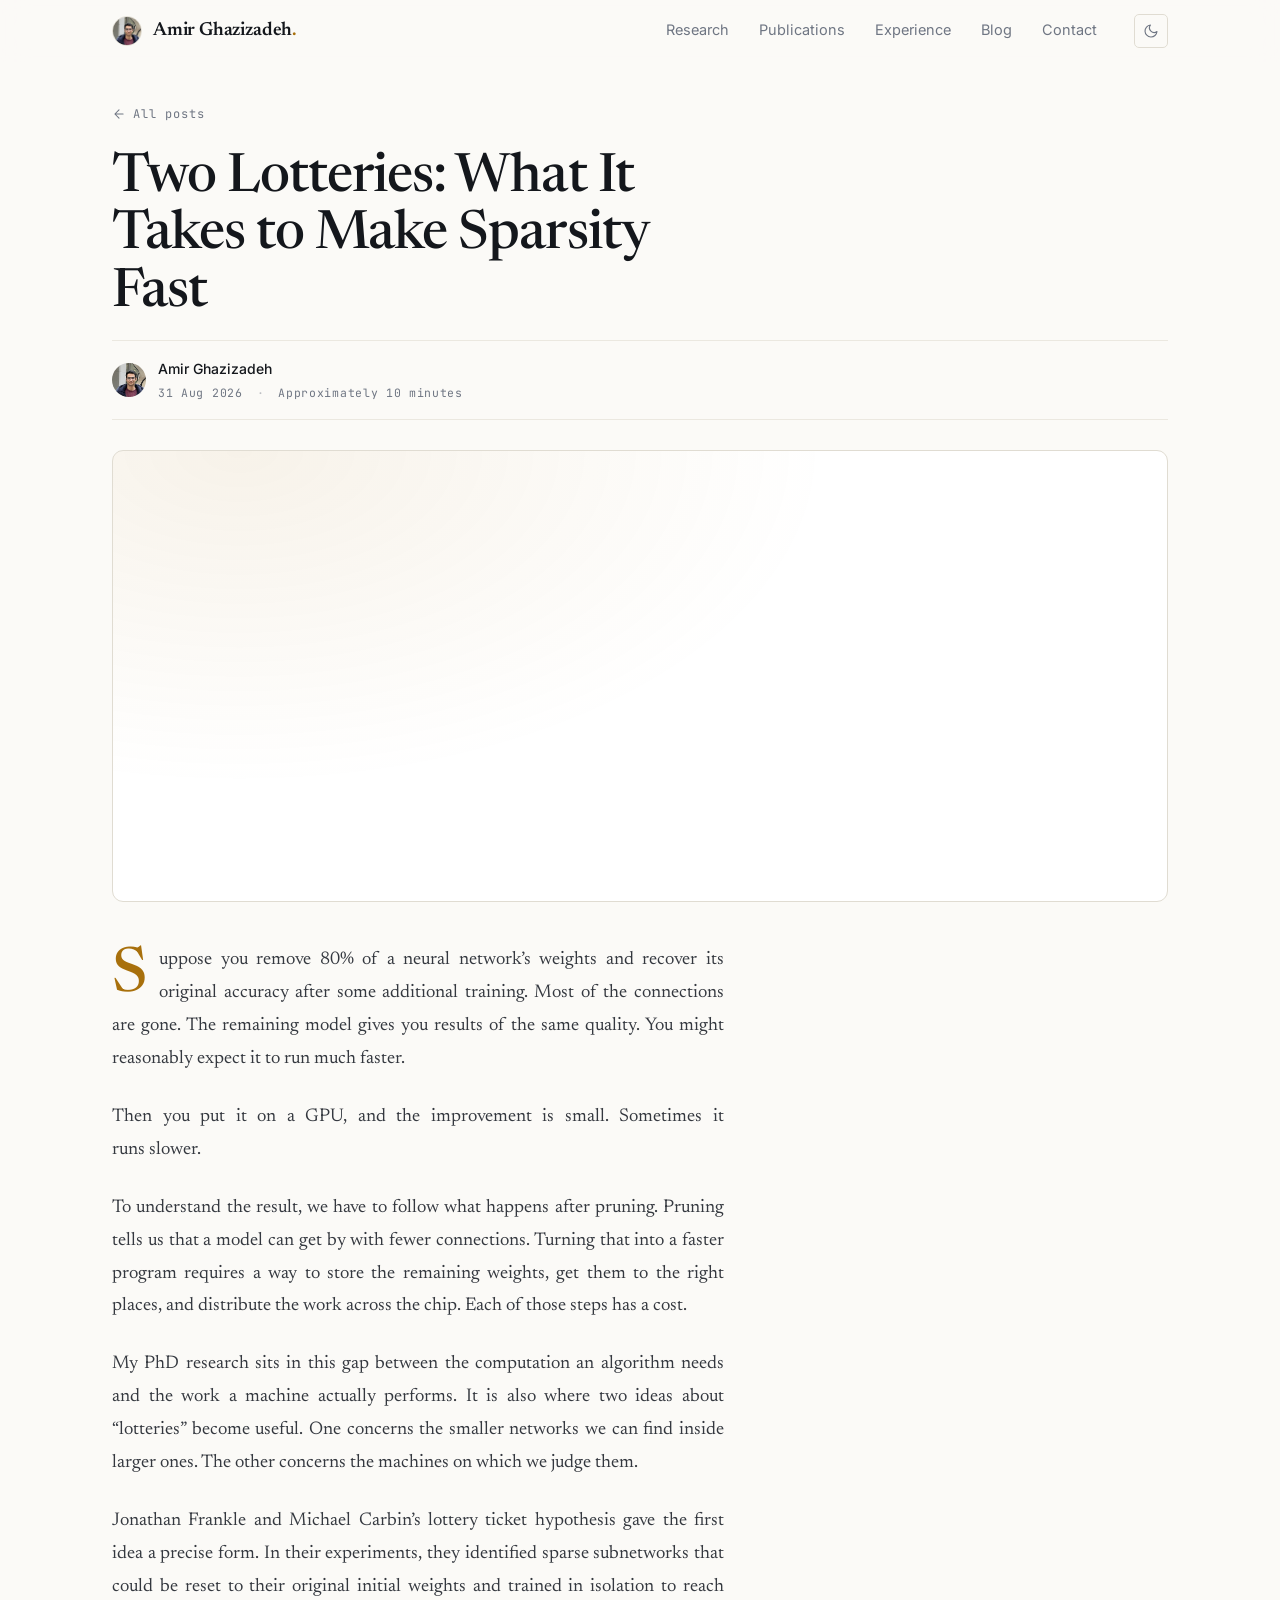
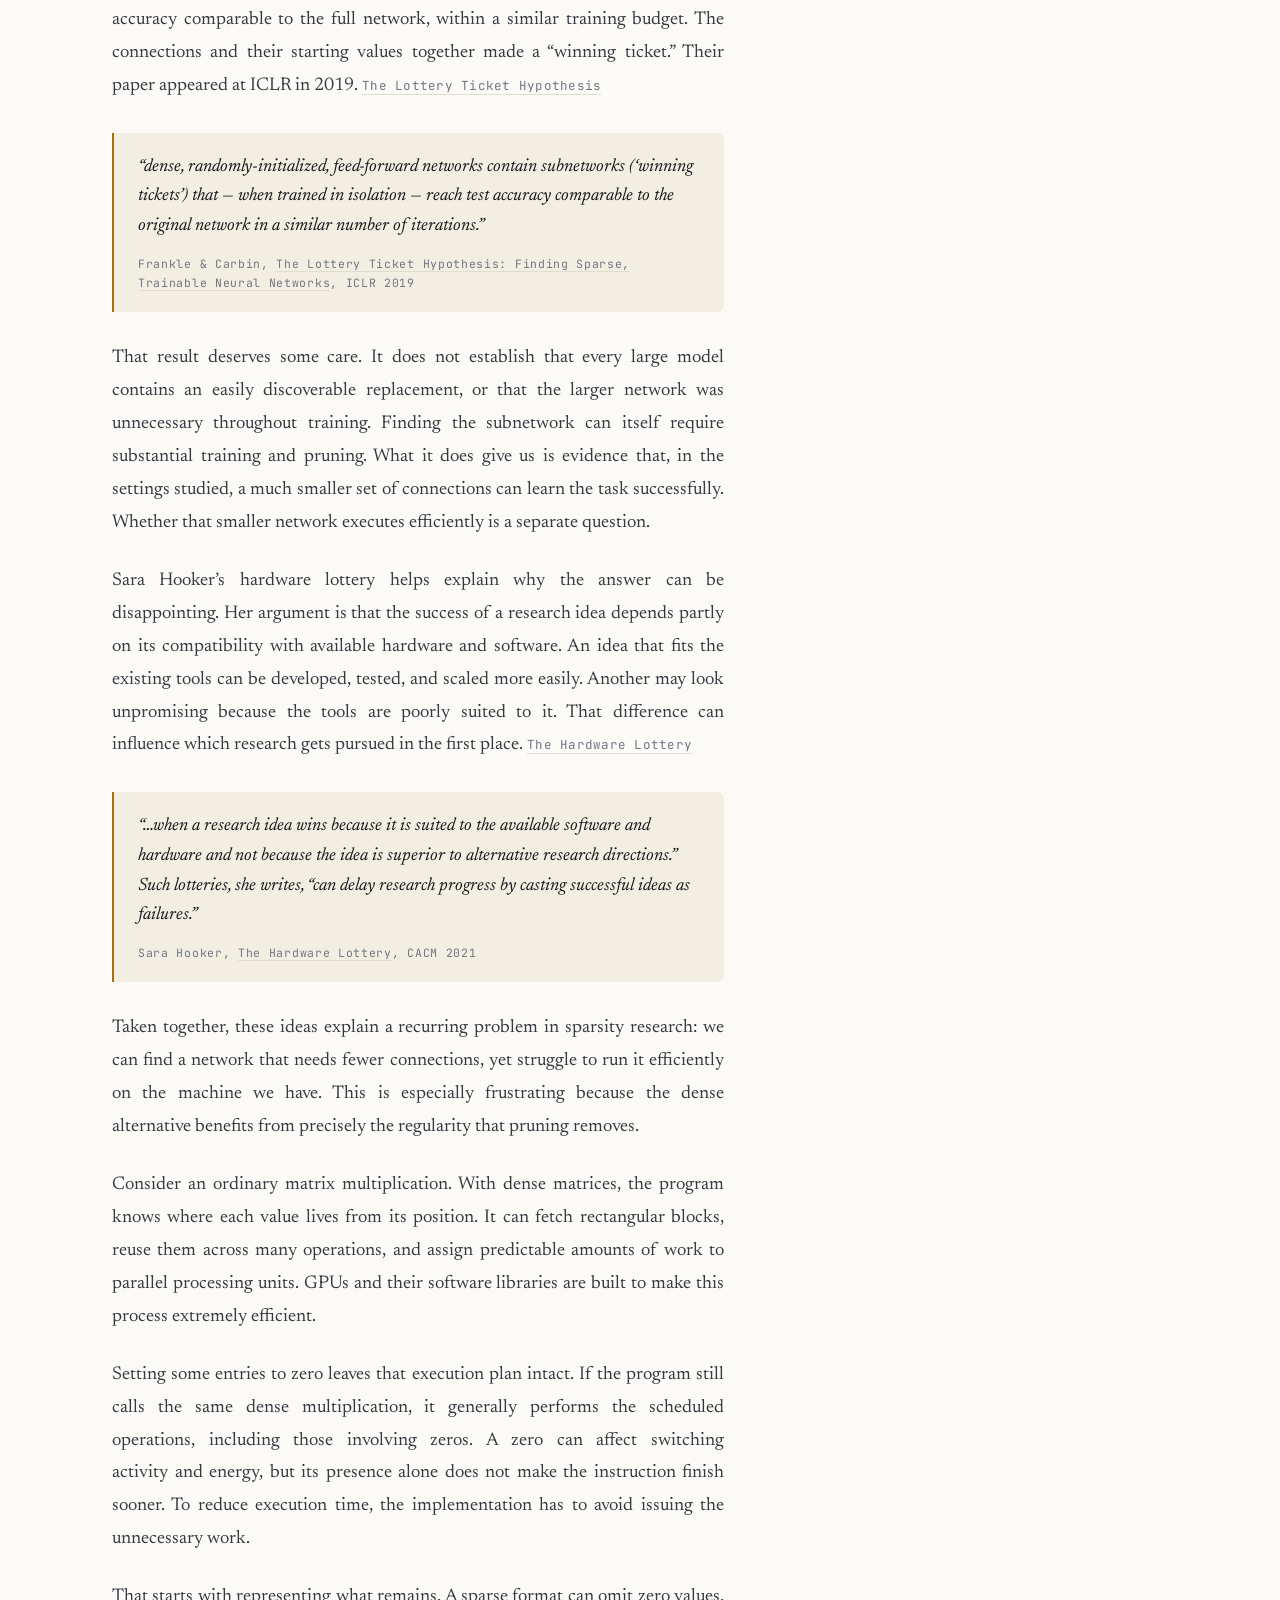
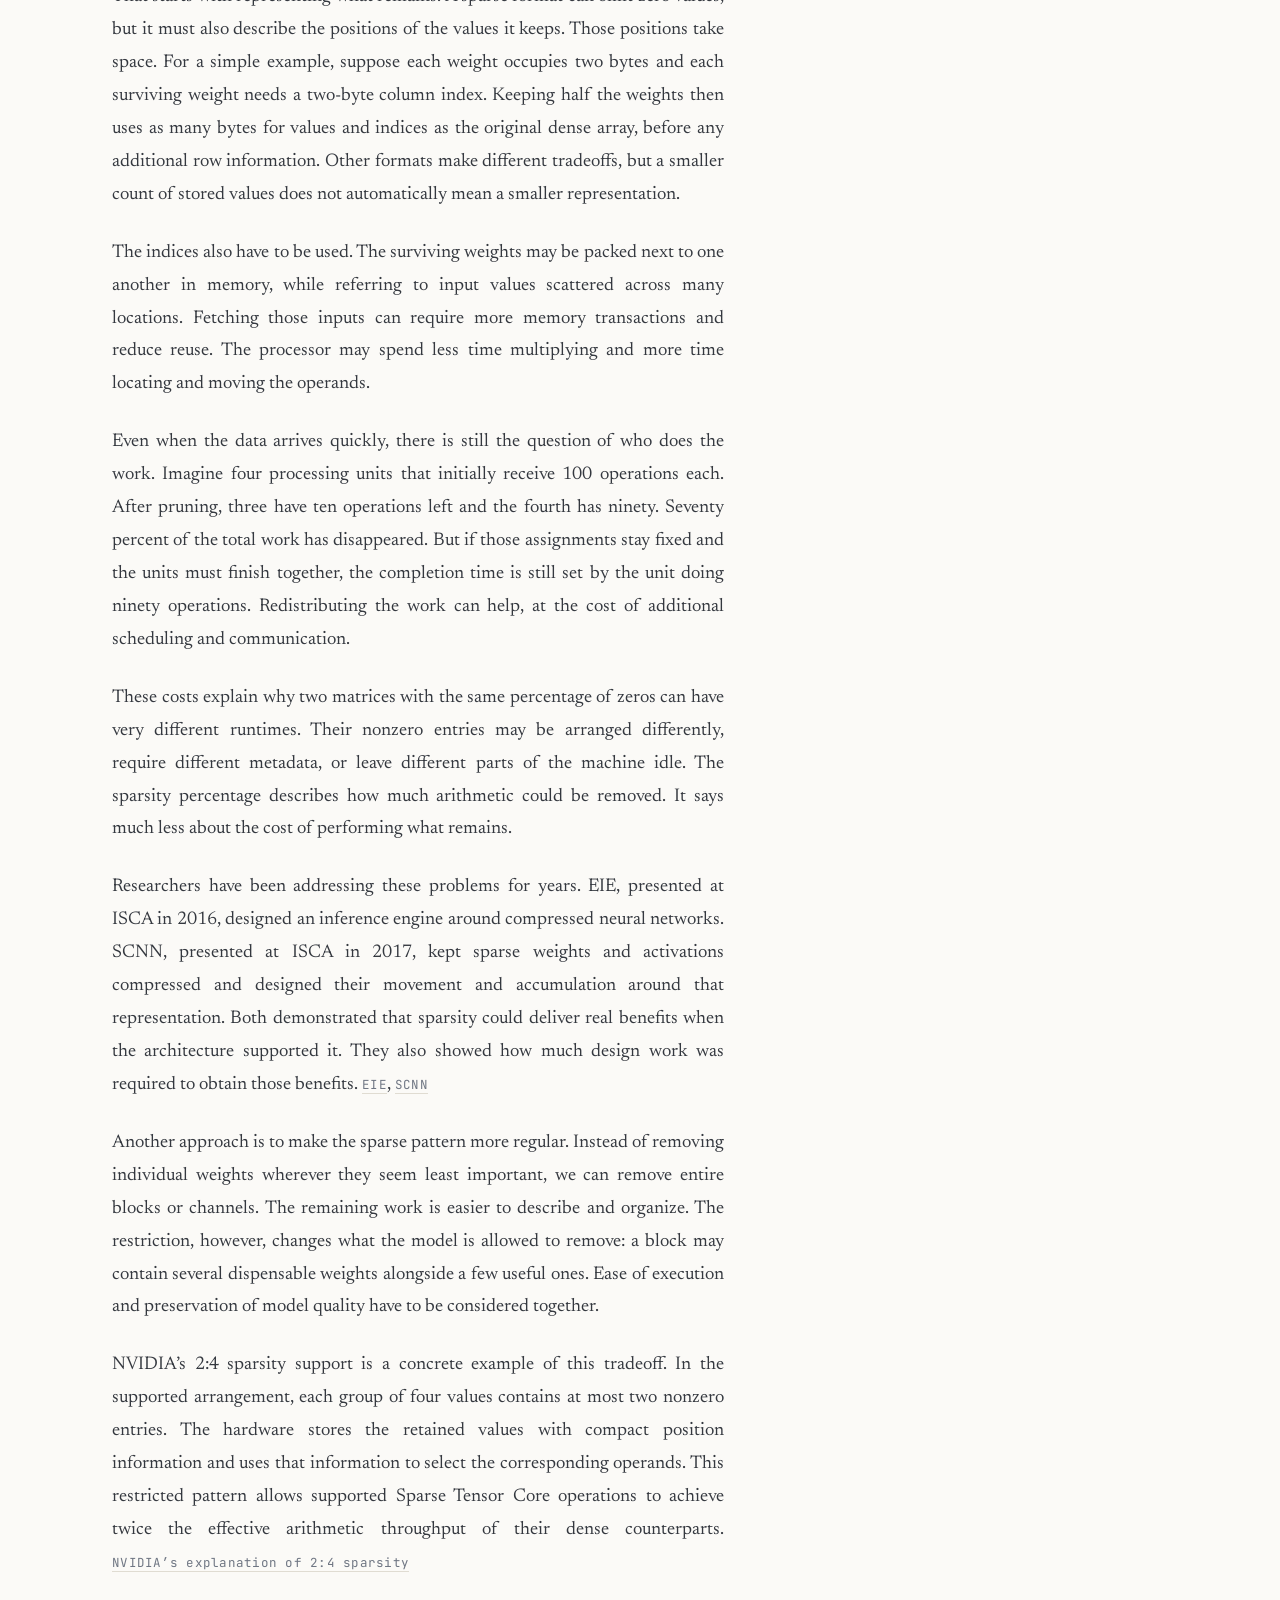
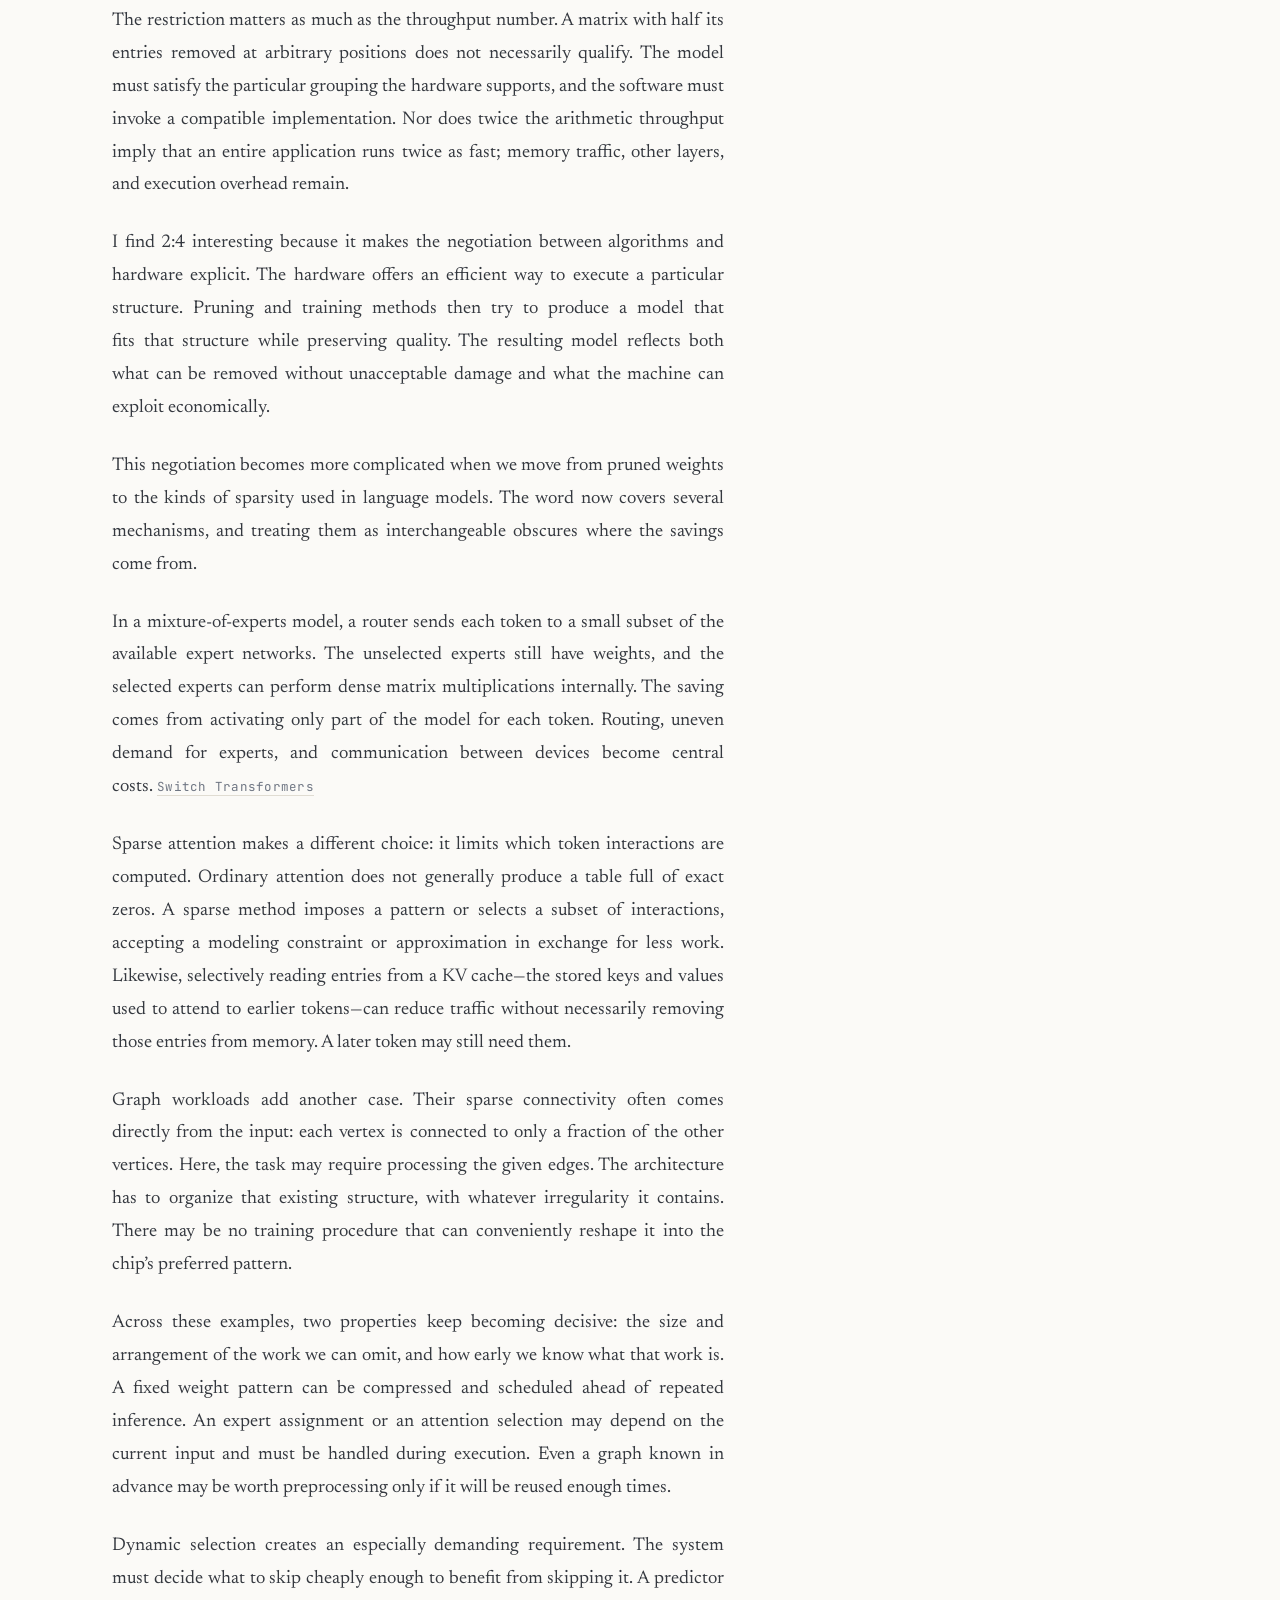
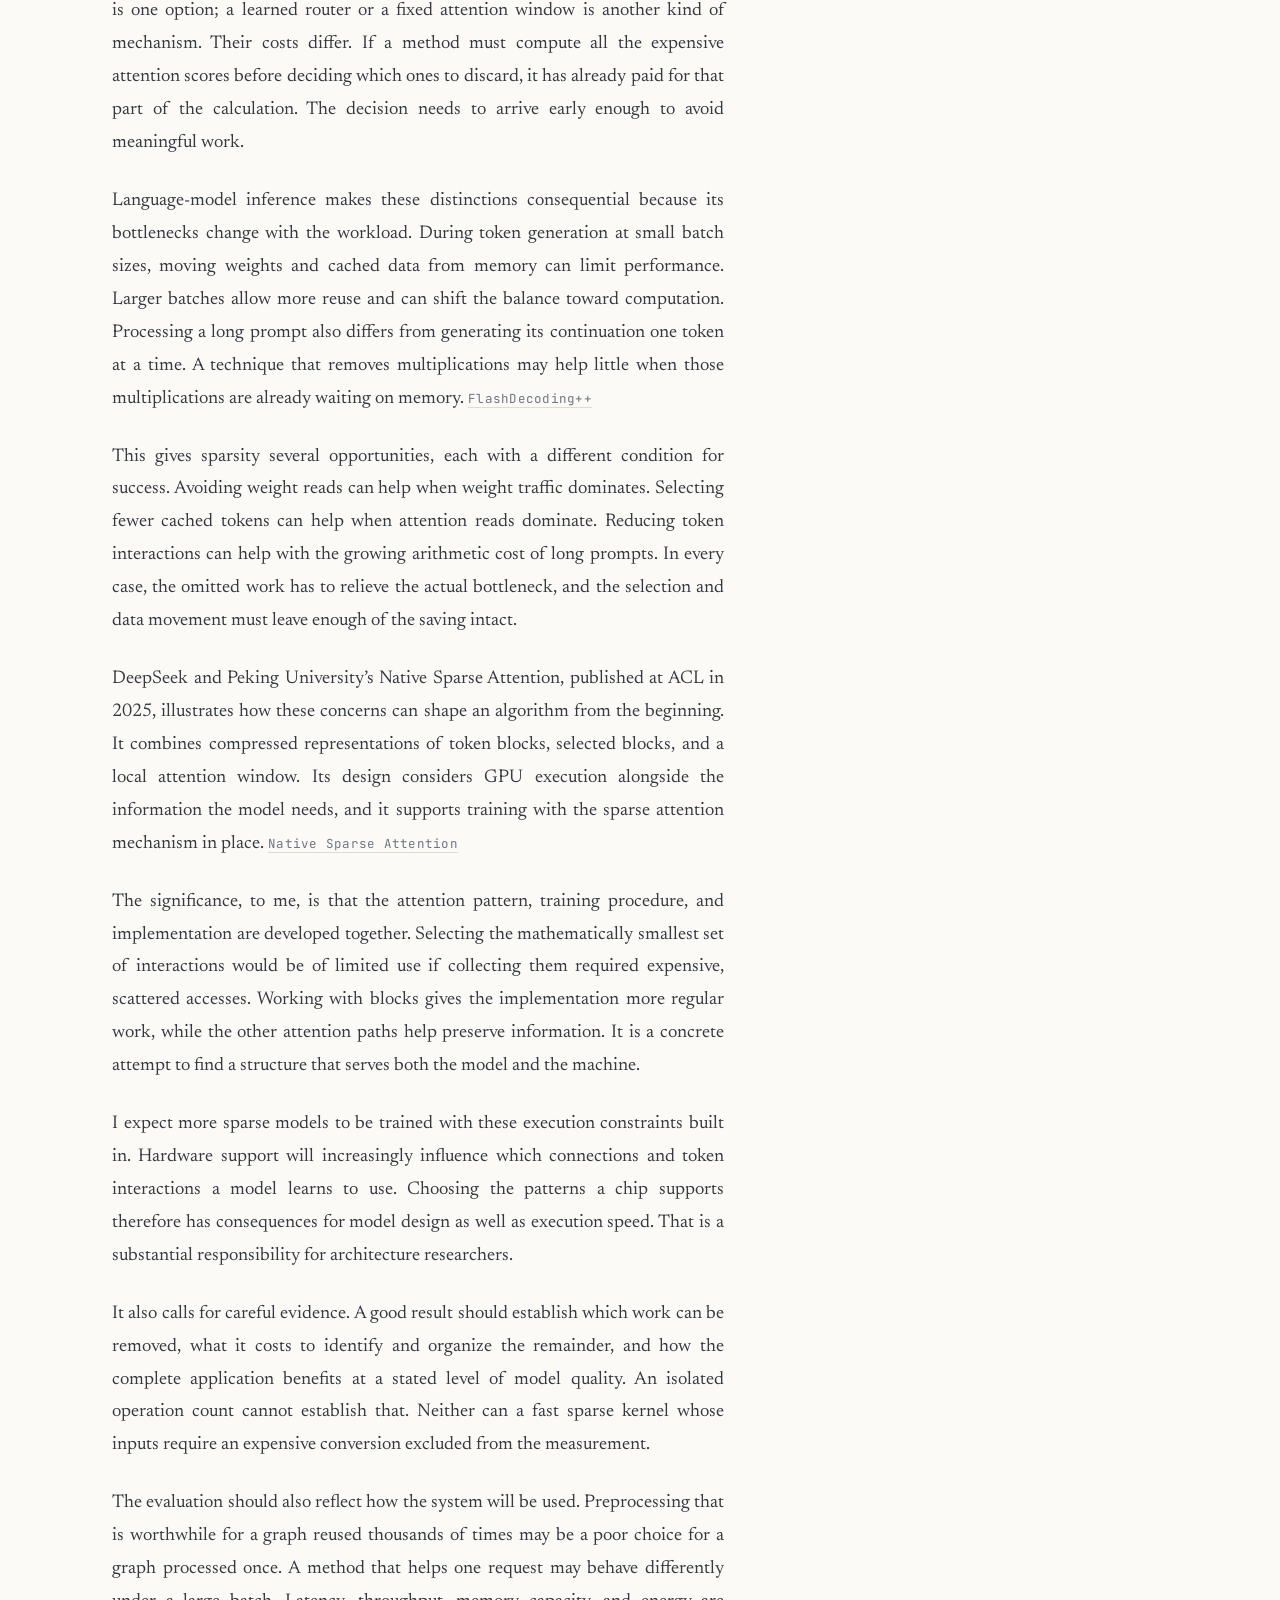
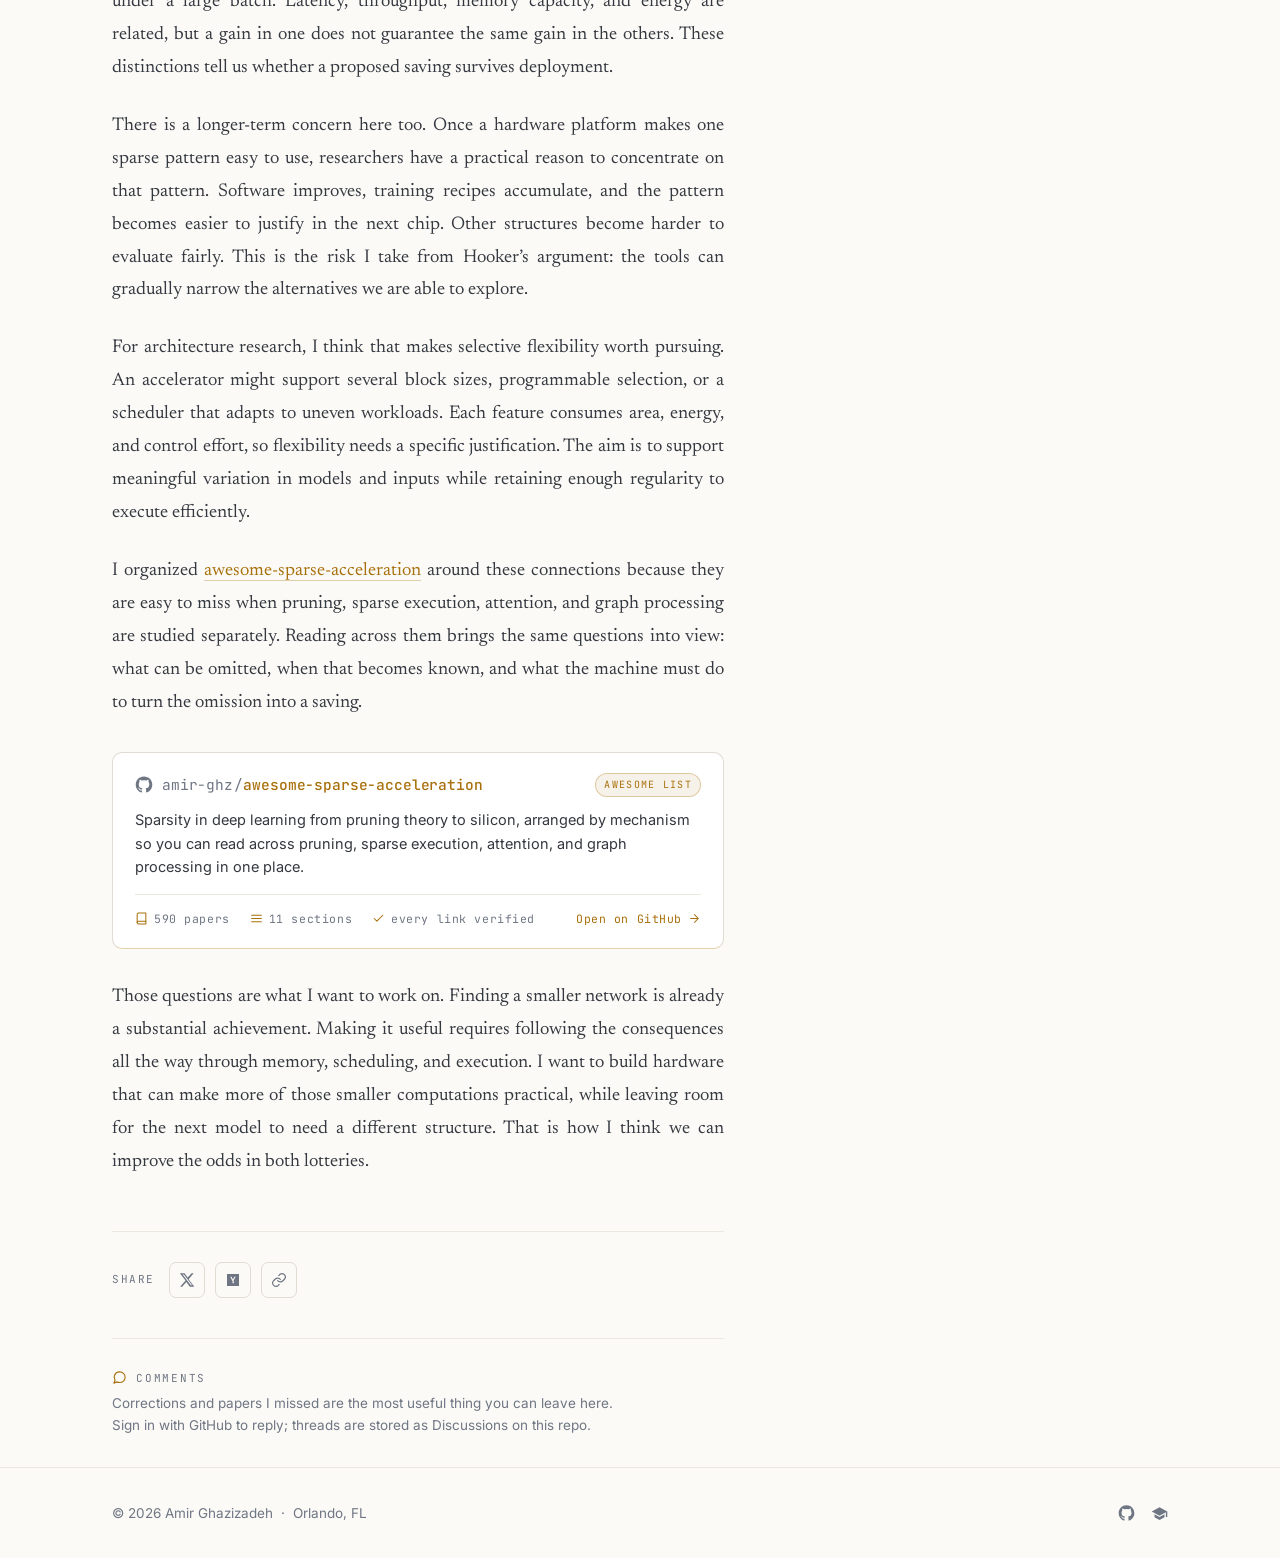
<file: blog/two-lotteries/index.html>
<!doctype html>
<html lang="en" data-theme="light">
<head>
<meta charset="utf-8">
<meta name="viewport" content="width=device-width, initial-scale=1">
<title>Two Lotteries: What It Takes to Make Sparsity Fast — Amir Ghazizadeh</title>
<meta name="description" content="Suppose you remove 80% of a neural network’s weights and recover its original accuracy. You might reasonably expect it to run much faster. Then you put it on a GPU, and the improvement is small. Sometimes it runs slower.">
<meta name="author" content="Amir Ghazizadeh">
<link rel="canonical" href="https://amir-ghz.github.io/blog/two-lotteries/">

<meta property="og:type" content="article">
<meta property="og:title" content="Two Lotteries: What It Takes to Make Sparsity Fast">
<meta property="og:description" content="Suppose you remove 80% of a neural network’s weights and recover its original accuracy. You might reasonably expect it to run much faster. Then you put it on a GPU, and the improvement is small. Sometimes it runs slower.">
<meta property="og:url" content="https://amir-ghz.github.io/blog/two-lotteries/">
<meta property="og:image" content="https://amir-ghz.github.io/images/blog/two-lotteries-1600.jpg">
<meta property="article:published_time" content="2026-08-31">
<meta property="article:author" content="Amir Ghazizadeh">
<meta property="og:site_name" content="Amir Ghazizadeh">
<meta property="og:locale" content="en_US">
<meta property="og:image:width" content="1600">
<meta property="og:image:height" content="678">
<meta property="og:image:alt" content="A sparse matrix of mostly empty cells streaming into a dense array of processing elements">
<meta property="article:section" content="Computer Architecture">
<meta property="article:tag" content="sparsity">
<meta property="article:tag" content="hardware accelerators">
<meta property="article:tag" content="sparse attention">
<meta property="article:tag" content="N:M sparsity">
<meta name="twitter:card" content="summary_large_image">
<meta name="twitter:image" content="https://amir-ghz.github.io/images/blog/two-lotteries-1600.jpg">
<meta name="robots" content="index, follow, max-image-preview:large, max-snippet:-1">

<link rel="preconnect" href="https://fonts.googleapis.com">
<link rel="preconnect" href="https://fonts.gstatic.com" crossorigin>
<link rel="alternate" type="application/rss+xml" title="Amir Ghazizadeh — Blog" href="https://amir-ghz.github.io/feed.xml">
<link rel="preload" as="image" href="../../images/blog/two-lotteries-1600.jpg" imagesrcset="../../images/blog/two-lotteries-800.jpg 800w, ../../images/blog/two-lotteries-1200.jpg 1200w, ../../images/blog/two-lotteries-1600.jpg 1600w" imagesizes="(max-width: 1180px) 100vw, 1056px" fetchpriority="high">
<link rel="stylesheet" href="../../css/site.css">
<link rel="stylesheet" href="../../css/blog.css">

<script>
  (function () {
    try {
      var s = localStorage.getItem('theme');
      if (s === 'light' || s === 'dark') document.documentElement.setAttribute('data-theme', s);
    } catch (e) {}
  })();
</script>

<script type="application/ld+json">
{
  "@context": "https://schema.org",
  "@type": "BlogPosting",
  "headline": "Two Lotteries: What It Takes to Make Sparsity Fast",
  "dateModified": "2026-09-09",
  "datePublished": "2026-08-31",
  "author": { "@type": "Person", "name": "Amir Ghazizadeh", "url": "https://amir-ghz.github.io/" },
  "publisher": { "@type": "Person", "name": "Amir Ghazizadeh" },
  "mainEntityOfPage": "https://amir-ghz.github.io/blog/two-lotteries/",
  "image": "https://amir-ghz.github.io/images/blog/two-lotteries-1600.jpg",
  "keywords": "sparsity, sparse attention, hardware accelerators, N:M sparsity, lottery ticket hypothesis, hardware lottery, GPU kernels, computer architecture"
}
</script>
<script type="application/ld+json">
{
  "@context": "https://schema.org",
  "@type": "BreadcrumbList",
  "itemListElement": [
    { "@type": "ListItem", "position": 1, "name": "Home", "item": "https://amir-ghz.github.io/" },
    { "@type": "ListItem", "position": 2, "name": "Blog", "item": "https://amir-ghz.github.io/blog/" },
    { "@type": "ListItem", "position": 3, "name": "Two Lotteries: What It Takes to Make Sparsity Fast" }
  ]
}
</script>
</head>

<body>
<a class="skip-link" href="#main">Skip to content</a>

<header class="nav" id="nav">
  <div class="wrap nav-inner">
    <a class="brand" href="/"><img class="brand-face" src="../../images/amir-avatar.jpg" alt="" width="512" height="512" decoding="async"><span>Amir Ghazizadeh<span class="dot">.</span></span></a>

    <nav class="nav-links" id="navLinks" aria-label="Sections">
      <a href="/#research">Research</a>
      <a href="/#publications">Publications</a>
      <a href="/#experience">Experience</a>
      <a href="/blog/" class="is-active">Blog</a>
      <a href="/#contact">Contact</a>
    </nav>

    <div class="nav-actions">
      <button class="icon-btn" id="themeBtn" type="button" aria-label="Switch colour theme">
        <svg class="sun" viewBox="0 0 24 24" fill="none" stroke="currentColor" stroke-width="1.7" stroke-linecap="round"><circle cx="12" cy="12" r="4"/><path d="M12 2v2M12 20v2M4.9 4.9l1.4 1.4M17.7 17.7l1.4 1.4M2 12h2M20 12h2M6.3 17.7l-1.4 1.4M19.1 4.9l-1.4 1.4"/></svg>
        <svg class="moon" viewBox="0 0 24 24" fill="none" stroke="currentColor" stroke-width="1.7" stroke-linecap="round" stroke-linejoin="round"><path d="M21 12.8A9 9 0 1 1 11.2 3a7 7 0 0 0 9.8 9.8z"/></svg>
      </button>
      <button class="icon-btn nav-toggle" id="navToggle" type="button" aria-label="Menu" aria-expanded="false" aria-controls="navLinks">
        <svg viewBox="0 0 24 24" fill="none" stroke="currentColor" stroke-width="1.8" stroke-linecap="round"><path d="M3 6h18M3 12h18M3 18h18"/></svg>
      </button>
    </div>
  </div>
</header>

<div class="progress" aria-hidden="true"><div class="progress-bar" id="progressBar"></div></div>

<main id="main">
<article class="post-shell">
  <div class="wrap">

    <a class="crumb" href="/blog/">
      <svg viewBox="0 0 24 24" fill="none" stroke="currentColor" stroke-width="1.8" stroke-linecap="round" stroke-linejoin="round"><path d="M19 12H5M12 19l-7-7 7-7"/></svg>
      All posts
    </a>

    <h1 class="post-title">Two Lotteries: What It Takes to Make Sparsity Fast</h1>

    <div class="post-byline">
      <img src="../../images/amir-avatar.jpg" alt="" width="512" height="512" decoding="async">
      <div class="who">
        <a href="/">Amir Ghazizadeh</a>
        <div class="post-meta" style="margin-top:3px">
          <span>31 Aug 2026</span>
          <span class="dotsep">·</span>
          <span>Approximately 10 minutes</span>
        </div>
      </div>
    </div>

    <figure class="post-hero" id="postHero">
      <picture>
        <source media="(max-width: 700px)" srcset="../../images/blog/two-lotteries-800.jpg">
        <source media="(max-width: 1200px)" srcset="../../images/blog/two-lotteries-1200.jpg">
        <img src="../../images/blog/two-lotteries-1600.jpg"
             alt="A sparse matrix lattice dissolving into a dataflow pattern"
             width="1600" height="678" decoding="async"
             onerror="document.getElementById('postHero').classList.add('no-img')">
      </picture>
<svg class="hero-art" viewBox="0 0 1600 686" preserveAspectRatio="xMidYMid slice" aria-hidden="true" xmlns="http://www.w3.org/2000/svg">
<rect class="on" x="118" y="150" width="24" height="24" rx="3" opacity="0.32"/>
<rect class="on" x="148" y="150" width="24" height="24" rx="3" opacity="0.32"/>
<rect class="off" x="178" y="150" width="24" height="24" rx="3"/>
<rect class="off" x="208" y="150" width="24" height="24" rx="3"/>
<rect class="off" x="238" y="150" width="24" height="24" rx="3"/>
<rect class="off" x="268" y="150" width="24" height="24" rx="3"/>
<rect class="off" x="298" y="150" width="24" height="24" rx="3"/>
<rect class="off" x="328" y="150" width="24" height="24" rx="3"/>
<rect class="on" x="358" y="150" width="24" height="24" rx="3" opacity="0.36"/>
<rect class="on" x="388" y="150" width="24" height="24" rx="3" opacity="0.71"/>
<rect class="on" x="418" y="150" width="24" height="24" rx="3" opacity="0.73"/>
<rect class="off" x="448" y="150" width="24" height="24" rx="3"/>
<rect class="off" x="478" y="150" width="24" height="24" rx="3"/>
<rect class="off" x="508" y="150" width="24" height="24" rx="3"/>
<rect class="off" x="538" y="150" width="24" height="24" rx="3"/>
<rect class="off" x="568" y="150" width="24" height="24" rx="3"/>
<rect class="off" x="598" y="150" width="24" height="24" rx="3"/>
<rect class="off" x="628" y="150" width="24" height="24" rx="3"/>
<rect class="off" x="658" y="150" width="24" height="24" rx="3"/>
<rect class="off" x="688" y="150" width="24" height="24" rx="3"/>
<rect class="off" x="718" y="150" width="24" height="24" rx="3"/>
<rect class="off" x="748" y="150" width="24" height="24" rx="3"/>
<rect class="off" x="118" y="180" width="24" height="24" rx="3"/>
<rect class="on" x="148" y="180" width="24" height="24" rx="3" opacity="0.34"/>
<rect class="off" x="178" y="180" width="24" height="24" rx="3"/>
<rect class="off" x="208" y="180" width="24" height="24" rx="3"/>
<rect class="off" x="238" y="180" width="24" height="24" rx="3"/>
<rect class="off" x="268" y="180" width="24" height="24" rx="3"/>
<rect class="off" x="298" y="180" width="24" height="24" rx="3"/>
<rect class="off" x="328" y="180" width="24" height="24" rx="3"/>
<rect class="off" x="358" y="180" width="24" height="24" rx="3"/>
<rect class="off" x="388" y="180" width="24" height="24" rx="3"/>
<rect class="off" x="418" y="180" width="24" height="24" rx="3"/>
<rect class="off" x="448" y="180" width="24" height="24" rx="3"/>
<rect class="off" x="478" y="180" width="24" height="24" rx="3"/>
<rect class="off" x="508" y="180" width="24" height="24" rx="3"/>
<rect class="on" x="538" y="180" width="24" height="24" rx="3" opacity="0.82"/>
<rect class="off" x="568" y="180" width="24" height="24" rx="3"/>
<rect class="off" x="598" y="180" width="24" height="24" rx="3"/>
<rect class="on" x="628" y="180" width="24" height="24" rx="3" opacity="0.54"/>
<rect class="off" x="658" y="180" width="24" height="24" rx="3"/>
<rect class="off" x="688" y="180" width="24" height="24" rx="3"/>
<rect class="off" x="718" y="180" width="24" height="24" rx="3"/>
<rect class="off" x="748" y="180" width="24" height="24" rx="3"/>
<rect class="on" x="118" y="210" width="24" height="24" rx="3" opacity="0.42"/>
<rect class="off" x="148" y="210" width="24" height="24" rx="3"/>
<rect class="off" x="178" y="210" width="24" height="24" rx="3"/>
<rect class="off" x="208" y="210" width="24" height="24" rx="3"/>
<rect class="off" x="238" y="210" width="24" height="24" rx="3"/>
<rect class="off" x="268" y="210" width="24" height="24" rx="3"/>
<rect class="off" x="298" y="210" width="24" height="24" rx="3"/>
<rect class="off" x="328" y="210" width="24" height="24" rx="3"/>
<rect class="off" x="358" y="210" width="24" height="24" rx="3"/>
<rect class="off" x="388" y="210" width="24" height="24" rx="3"/>
<rect class="on" x="418" y="210" width="24" height="24" rx="3" opacity="0.49"/>
<rect class="off" x="448" y="210" width="24" height="24" rx="3"/>
<rect class="off" x="478" y="210" width="24" height="24" rx="3"/>
<rect class="off" x="508" y="210" width="24" height="24" rx="3"/>
<rect class="off" x="538" y="210" width="24" height="24" rx="3"/>
<rect class="on" x="568" y="210" width="24" height="24" rx="3" opacity="0.38"/>
<rect class="off" x="598" y="210" width="24" height="24" rx="3"/>
<rect class="on" x="628" y="210" width="24" height="24" rx="3" opacity="0.33"/>
<rect class="off" x="658" y="210" width="24" height="24" rx="3"/>
<rect class="off" x="688" y="210" width="24" height="24" rx="3"/>
<rect class="off" x="718" y="210" width="24" height="24" rx="3"/>
<rect class="off" x="748" y="210" width="24" height="24" rx="3"/>
<rect class="off" x="118" y="240" width="24" height="24" rx="3"/>
<rect class="on" x="148" y="240" width="24" height="24" rx="3" opacity="0.69"/>
<rect class="off" x="178" y="240" width="24" height="24" rx="3"/>
<rect class="off" x="208" y="240" width="24" height="24" rx="3"/>
<rect class="on" x="238" y="240" width="24" height="24" rx="3" opacity="0.82"/>
<rect class="on" x="268" y="240" width="24" height="24" rx="3" opacity="0.79"/>
<rect class="off" x="298" y="240" width="24" height="24" rx="3"/>
<rect class="off" x="328" y="240" width="24" height="24" rx="3"/>
<rect class="off" x="358" y="240" width="24" height="24" rx="3"/>
<rect class="off" x="388" y="240" width="24" height="24" rx="3"/>
<rect class="off" x="418" y="240" width="24" height="24" rx="3"/>
<rect class="off" x="448" y="240" width="24" height="24" rx="3"/>
<rect class="off" x="478" y="240" width="24" height="24" rx="3"/>
<rect class="off" x="508" y="240" width="24" height="24" rx="3"/>
<rect class="on" x="538" y="240" width="24" height="24" rx="3" opacity="0.52"/>
<rect class="off" x="568" y="240" width="24" height="24" rx="3"/>
<rect class="off" x="598" y="240" width="24" height="24" rx="3"/>
<rect class="on" x="628" y="240" width="24" height="24" rx="3" opacity="0.83"/>
<rect class="off" x="658" y="240" width="24" height="24" rx="3"/>
<rect class="off" x="688" y="240" width="24" height="24" rx="3"/>
<rect class="off" x="718" y="240" width="24" height="24" rx="3"/>
<rect class="off" x="748" y="240" width="24" height="24" rx="3"/>
<rect class="on" x="118" y="270" width="24" height="24" rx="3" opacity="0.76"/>
<rect class="off" x="148" y="270" width="24" height="24" rx="3"/>
<rect class="on" x="178" y="270" width="24" height="24" rx="3" opacity="0.60"/>
<rect class="off" x="208" y="270" width="24" height="24" rx="3"/>
<rect class="off" x="238" y="270" width="24" height="24" rx="3"/>
<rect class="off" x="268" y="270" width="24" height="24" rx="3"/>
<rect class="off" x="298" y="270" width="24" height="24" rx="3"/>
<rect class="on" x="328" y="270" width="24" height="24" rx="3" opacity="0.75"/>
<rect class="off" x="358" y="270" width="24" height="24" rx="3"/>
<rect class="off" x="388" y="270" width="24" height="24" rx="3"/>
<rect class="off" x="418" y="270" width="24" height="24" rx="3"/>
<rect class="off" x="448" y="270" width="24" height="24" rx="3"/>
<rect class="off" x="478" y="270" width="24" height="24" rx="3"/>
<rect class="off" x="508" y="270" width="24" height="24" rx="3"/>
<rect class="off" x="538" y="270" width="24" height="24" rx="3"/>
<rect class="off" x="568" y="270" width="24" height="24" rx="3"/>
<rect class="off" x="598" y="270" width="24" height="24" rx="3"/>
<rect class="off" x="628" y="270" width="24" height="24" rx="3"/>
<rect class="off" x="658" y="270" width="24" height="24" rx="3"/>
<rect class="off" x="688" y="270" width="24" height="24" rx="3"/>
<rect class="off" x="718" y="270" width="24" height="24" rx="3"/>
<rect class="off" x="748" y="270" width="24" height="24" rx="3"/>
<rect class="off" x="118" y="300" width="24" height="24" rx="3"/>
<rect class="on" x="148" y="300" width="24" height="24" rx="3" opacity="0.84"/>
<rect class="off" x="178" y="300" width="24" height="24" rx="3"/>
<rect class="off" x="208" y="300" width="24" height="24" rx="3"/>
<rect class="on" x="238" y="300" width="24" height="24" rx="3" opacity="0.31"/>
<rect class="on" x="268" y="300" width="24" height="24" rx="3" opacity="0.40"/>
<rect class="on" x="298" y="300" width="24" height="24" rx="3" opacity="0.32"/>
<rect class="on" x="328" y="300" width="24" height="24" rx="3" opacity="0.56"/>
<rect class="off" x="358" y="300" width="24" height="24" rx="3"/>
<rect class="off" x="388" y="300" width="24" height="24" rx="3"/>
<rect class="on" x="418" y="300" width="24" height="24" rx="3" opacity="0.48"/>
<rect class="off" x="448" y="300" width="24" height="24" rx="3"/>
<rect class="on" x="478" y="300" width="24" height="24" rx="3" opacity="0.71"/>
<rect class="off" x="508" y="300" width="24" height="24" rx="3"/>
<rect class="off" x="538" y="300" width="24" height="24" rx="3"/>
<rect class="off" x="568" y="300" width="24" height="24" rx="3"/>
<rect class="off" x="598" y="300" width="24" height="24" rx="3"/>
<rect class="on" x="628" y="300" width="24" height="24" rx="3" opacity="0.32"/>
<rect class="off" x="658" y="300" width="24" height="24" rx="3"/>
<rect class="off" x="688" y="300" width="24" height="24" rx="3"/>
<rect class="off" x="718" y="300" width="24" height="24" rx="3"/>
<rect class="off" x="748" y="300" width="24" height="24" rx="3"/>
<rect class="off" x="118" y="330" width="24" height="24" rx="3"/>
<rect class="off" x="148" y="330" width="24" height="24" rx="3"/>
<rect class="off" x="178" y="330" width="24" height="24" rx="3"/>
<rect class="on" x="208" y="330" width="24" height="24" rx="3" opacity="0.50"/>
<rect class="off" x="238" y="330" width="24" height="24" rx="3"/>
<rect class="off" x="268" y="330" width="24" height="24" rx="3"/>
<rect class="on" x="298" y="330" width="24" height="24" rx="3" opacity="0.84"/>
<rect class="off" x="328" y="330" width="24" height="24" rx="3"/>
<rect class="off" x="358" y="330" width="24" height="24" rx="3"/>
<rect class="off" x="388" y="330" width="24" height="24" rx="3"/>
<rect class="on" x="418" y="330" width="24" height="24" rx="3" opacity="0.57"/>
<rect class="off" x="448" y="330" width="24" height="24" rx="3"/>
<rect class="off" x="478" y="330" width="24" height="24" rx="3"/>
<rect class="off" x="508" y="330" width="24" height="24" rx="3"/>
<rect class="off" x="538" y="330" width="24" height="24" rx="3"/>
<rect class="off" x="568" y="330" width="24" height="24" rx="3"/>
<rect class="off" x="598" y="330" width="24" height="24" rx="3"/>
<rect class="off" x="628" y="330" width="24" height="24" rx="3"/>
<rect class="off" x="658" y="330" width="24" height="24" rx="3"/>
<rect class="off" x="688" y="330" width="24" height="24" rx="3"/>
<rect class="off" x="718" y="330" width="24" height="24" rx="3"/>
<rect class="off" x="748" y="330" width="24" height="24" rx="3"/>
<rect class="on" x="118" y="360" width="24" height="24" rx="3" opacity="0.60"/>
<rect class="off" x="148" y="360" width="24" height="24" rx="3"/>
<rect class="off" x="178" y="360" width="24" height="24" rx="3"/>
<rect class="off" x="208" y="360" width="24" height="24" rx="3"/>
<rect class="off" x="238" y="360" width="24" height="24" rx="3"/>
<rect class="off" x="268" y="360" width="24" height="24" rx="3"/>
<rect class="off" x="298" y="360" width="24" height="24" rx="3"/>
<rect class="on" x="328" y="360" width="24" height="24" rx="3" opacity="0.71"/>
<rect class="off" x="358" y="360" width="24" height="24" rx="3"/>
<rect class="off" x="388" y="360" width="24" height="24" rx="3"/>
<rect class="off" x="418" y="360" width="24" height="24" rx="3"/>
<rect class="on" x="448" y="360" width="24" height="24" rx="3" opacity="0.77"/>
<rect class="off" x="478" y="360" width="24" height="24" rx="3"/>
<rect class="off" x="508" y="360" width="24" height="24" rx="3"/>
<rect class="off" x="538" y="360" width="24" height="24" rx="3"/>
<rect class="off" x="568" y="360" width="24" height="24" rx="3"/>
<rect class="off" x="598" y="360" width="24" height="24" rx="3"/>
<rect class="off" x="628" y="360" width="24" height="24" rx="3"/>
<rect class="off" x="658" y="360" width="24" height="24" rx="3"/>
<rect class="off" x="688" y="360" width="24" height="24" rx="3"/>
<rect class="off" x="718" y="360" width="24" height="24" rx="3"/>
<rect class="off" x="748" y="360" width="24" height="24" rx="3"/>
<rect class="on" x="118" y="390" width="24" height="24" rx="3" opacity="0.33"/>
<rect class="off" x="148" y="390" width="24" height="24" rx="3"/>
<rect class="off" x="178" y="390" width="24" height="24" rx="3"/>
<rect class="off" x="208" y="390" width="24" height="24" rx="3"/>
<rect class="off" x="238" y="390" width="24" height="24" rx="3"/>
<rect class="off" x="268" y="390" width="24" height="24" rx="3"/>
<rect class="off" x="298" y="390" width="24" height="24" rx="3"/>
<rect class="off" x="328" y="390" width="24" height="24" rx="3"/>
<rect class="off" x="358" y="390" width="24" height="24" rx="3"/>
<rect class="off" x="388" y="390" width="24" height="24" rx="3"/>
<rect class="on" x="418" y="390" width="24" height="24" rx="3" opacity="0.38"/>
<rect class="off" x="448" y="390" width="24" height="24" rx="3"/>
<rect class="off" x="478" y="390" width="24" height="24" rx="3"/>
<rect class="on" x="508" y="390" width="24" height="24" rx="3" opacity="0.41"/>
<rect class="off" x="538" y="390" width="24" height="24" rx="3"/>
<rect class="off" x="568" y="390" width="24" height="24" rx="3"/>
<rect class="off" x="598" y="390" width="24" height="24" rx="3"/>
<rect class="off" x="628" y="390" width="24" height="24" rx="3"/>
<rect class="off" x="658" y="390" width="24" height="24" rx="3"/>
<rect class="off" x="688" y="390" width="24" height="24" rx="3"/>
<rect class="on" x="718" y="390" width="24" height="24" rx="3" opacity="0.81"/>
<rect class="off" x="748" y="390" width="24" height="24" rx="3"/>
<rect class="on" x="118" y="420" width="24" height="24" rx="3" opacity="0.42"/>
<rect class="off" x="148" y="420" width="24" height="24" rx="3"/>
<rect class="off" x="178" y="420" width="24" height="24" rx="3"/>
<rect class="on" x="208" y="420" width="24" height="24" rx="3" opacity="0.81"/>
<rect class="off" x="238" y="420" width="24" height="24" rx="3"/>
<rect class="off" x="268" y="420" width="24" height="24" rx="3"/>
<rect class="on" x="298" y="420" width="24" height="24" rx="3" opacity="0.31"/>
<rect class="off" x="328" y="420" width="24" height="24" rx="3"/>
<rect class="off" x="358" y="420" width="24" height="24" rx="3"/>
<rect class="off" x="388" y="420" width="24" height="24" rx="3"/>
<rect class="on" x="418" y="420" width="24" height="24" rx="3" opacity="0.33"/>
<rect class="off" x="448" y="420" width="24" height="24" rx="3"/>
<rect class="on" x="478" y="420" width="24" height="24" rx="3" opacity="0.50"/>
<rect class="off" x="508" y="420" width="24" height="24" rx="3"/>
<rect class="off" x="538" y="420" width="24" height="24" rx="3"/>
<rect class="off" x="568" y="420" width="24" height="24" rx="3"/>
<rect class="off" x="598" y="420" width="24" height="24" rx="3"/>
<rect class="off" x="628" y="420" width="24" height="24" rx="3"/>
<rect class="off" x="658" y="420" width="24" height="24" rx="3"/>
<rect class="off" x="688" y="420" width="24" height="24" rx="3"/>
<rect class="off" x="718" y="420" width="24" height="24" rx="3"/>
<rect class="off" x="748" y="420" width="24" height="24" rx="3"/>
<rect class="on" x="118" y="450" width="24" height="24" rx="3" opacity="0.41"/>
<rect class="off" x="148" y="450" width="24" height="24" rx="3"/>
<rect class="off" x="178" y="450" width="24" height="24" rx="3"/>
<rect class="off" x="208" y="450" width="24" height="24" rx="3"/>
<rect class="off" x="238" y="450" width="24" height="24" rx="3"/>
<rect class="off" x="268" y="450" width="24" height="24" rx="3"/>
<rect class="on" x="298" y="450" width="24" height="24" rx="3" opacity="0.47"/>
<rect class="on" x="328" y="450" width="24" height="24" rx="3" opacity="0.57"/>
<rect class="on" x="358" y="450" width="24" height="24" rx="3" opacity="0.46"/>
<rect class="on" x="388" y="450" width="24" height="24" rx="3" opacity="0.42"/>
<rect class="off" x="418" y="450" width="24" height="24" rx="3"/>
<rect class="off" x="448" y="450" width="24" height="24" rx="3"/>
<rect class="off" x="478" y="450" width="24" height="24" rx="3"/>
<rect class="off" x="508" y="450" width="24" height="24" rx="3"/>
<rect class="off" x="538" y="450" width="24" height="24" rx="3"/>
<rect class="off" x="568" y="450" width="24" height="24" rx="3"/>
<rect class="off" x="598" y="450" width="24" height="24" rx="3"/>
<rect class="off" x="628" y="450" width="24" height="24" rx="3"/>
<rect class="off" x="658" y="450" width="24" height="24" rx="3"/>
<rect class="off" x="688" y="450" width="24" height="24" rx="3"/>
<rect class="off" x="718" y="450" width="24" height="24" rx="3"/>
<rect class="off" x="748" y="450" width="24" height="24" rx="3"/>
<rect class="on" x="118" y="480" width="24" height="24" rx="3" opacity="0.57"/>
<rect class="on" x="148" y="480" width="24" height="24" rx="3" opacity="0.61"/>
<rect class="off" x="178" y="480" width="24" height="24" rx="3"/>
<rect class="off" x="208" y="480" width="24" height="24" rx="3"/>
<rect class="on" x="238" y="480" width="24" height="24" rx="3" opacity="0.81"/>
<rect class="off" x="268" y="480" width="24" height="24" rx="3"/>
<rect class="on" x="298" y="480" width="24" height="24" rx="3" opacity="0.66"/>
<rect class="off" x="328" y="480" width="24" height="24" rx="3"/>
<rect class="off" x="358" y="480" width="24" height="24" rx="3"/>
<rect class="off" x="388" y="480" width="24" height="24" rx="3"/>
<rect class="on" x="418" y="480" width="24" height="24" rx="3" opacity="0.66"/>
<rect class="on" x="448" y="480" width="24" height="24" rx="3" opacity="0.76"/>
<rect class="off" x="478" y="480" width="24" height="24" rx="3"/>
<rect class="off" x="508" y="480" width="24" height="24" rx="3"/>
<rect class="off" x="538" y="480" width="24" height="24" rx="3"/>
<rect class="off" x="568" y="480" width="24" height="24" rx="3"/>
<rect class="off" x="598" y="480" width="24" height="24" rx="3"/>
<rect class="off" x="628" y="480" width="24" height="24" rx="3"/>
<rect class="on" x="658" y="480" width="24" height="24" rx="3" opacity="0.35"/>
<rect class="off" x="688" y="480" width="24" height="24" rx="3"/>
<rect class="off" x="718" y="480" width="24" height="24" rx="3"/>
<rect class="off" x="748" y="480" width="24" height="24" rx="3"/>
<rect class="on" x="118" y="510" width="24" height="24" rx="3" opacity="0.78"/>
<rect class="off" x="148" y="510" width="24" height="24" rx="3"/>
<rect class="off" x="178" y="510" width="24" height="24" rx="3"/>
<rect class="off" x="208" y="510" width="24" height="24" rx="3"/>
<rect class="off" x="238" y="510" width="24" height="24" rx="3"/>
<rect class="off" x="268" y="510" width="24" height="24" rx="3"/>
<rect class="on" x="298" y="510" width="24" height="24" rx="3" opacity="0.36"/>
<rect class="off" x="328" y="510" width="24" height="24" rx="3"/>
<rect class="on" x="358" y="510" width="24" height="24" rx="3" opacity="0.32"/>
<rect class="off" x="388" y="510" width="24" height="24" rx="3"/>
<rect class="off" x="418" y="510" width="24" height="24" rx="3"/>
<rect class="on" x="448" y="510" width="24" height="24" rx="3" opacity="0.41"/>
<rect class="off" x="478" y="510" width="24" height="24" rx="3"/>
<rect class="off" x="508" y="510" width="24" height="24" rx="3"/>
<rect class="off" x="538" y="510" width="24" height="24" rx="3"/>
<rect class="off" x="568" y="510" width="24" height="24" rx="3"/>
<rect class="off" x="598" y="510" width="24" height="24" rx="3"/>
<rect class="off" x="628" y="510" width="24" height="24" rx="3"/>
<rect class="off" x="658" y="510" width="24" height="24" rx="3"/>
<rect class="off" x="688" y="510" width="24" height="24" rx="3"/>
<rect class="off" x="718" y="510" width="24" height="24" rx="3"/>
<rect class="off" x="748" y="510" width="24" height="24" rx="3"/>
<rect class="off" x="118" y="540" width="24" height="24" rx="3"/>
<rect class="off" x="148" y="540" width="24" height="24" rx="3"/>
<rect class="on" x="178" y="540" width="24" height="24" rx="3" opacity="0.45"/>
<rect class="on" x="208" y="540" width="24" height="24" rx="3" opacity="0.73"/>
<rect class="off" x="238" y="540" width="24" height="24" rx="3"/>
<rect class="off" x="268" y="540" width="24" height="24" rx="3"/>
<rect class="off" x="298" y="540" width="24" height="24" rx="3"/>
<rect class="off" x="328" y="540" width="24" height="24" rx="3"/>
<rect class="off" x="358" y="540" width="24" height="24" rx="3"/>
<rect class="off" x="388" y="540" width="24" height="24" rx="3"/>
<rect class="on" x="418" y="540" width="24" height="24" rx="3" opacity="0.48"/>
<rect class="on" x="448" y="540" width="24" height="24" rx="3" opacity="0.75"/>
<rect class="on" x="478" y="540" width="24" height="24" rx="3" opacity="0.37"/>
<rect class="on" x="508" y="540" width="24" height="24" rx="3" opacity="0.80"/>
<rect class="off" x="538" y="540" width="24" height="24" rx="3"/>
<rect class="off" x="568" y="540" width="24" height="24" rx="3"/>
<rect class="off" x="598" y="540" width="24" height="24" rx="3"/>
<rect class="off" x="628" y="540" width="24" height="24" rx="3"/>
<rect class="off" x="658" y="540" width="24" height="24" rx="3"/>
<rect class="off" x="688" y="540" width="24" height="24" rx="3"/>
<rect class="off" x="718" y="540" width="24" height="24" rx="3"/>
<rect class="off" x="748" y="540" width="24" height="24" rx="3"/>
<path class="flow" d="M794 232 C914 232, 1008 300, 1128 300"/>
<path class="flow" d="M794 318 C914 318, 1008 346, 1128 346"/>
<path class="flow" d="M794 404 C914 404, 1008 392, 1128 392"/>
<path class="flow" d="M794 490 C914 490, 1008 438, 1128 438"/>
<rect class="pe" x="1160" y="268" width="34" height="34" rx="4"/>
<rect class="pe" x="1202" y="268" width="34" height="34" rx="4"/>
<rect class="pe" x="1244" y="268" width="34" height="34" rx="4"/>
<rect class="pe" x="1286" y="268" width="34" height="34" rx="4"/>
<rect class="pe" x="1328" y="268" width="34" height="34" rx="4"/>
<rect class="pe" x="1370" y="268" width="34" height="34" rx="4"/>
<rect class="pe" x="1160" y="310" width="34" height="34" rx="4"/>
<rect class="pe hot" x="1202" y="310" width="34" height="34" rx="4"/>
<rect class="pe" x="1244" y="310" width="34" height="34" rx="4"/>
<rect class="pe" x="1286" y="310" width="34" height="34" rx="4"/>
<rect class="pe" x="1328" y="310" width="34" height="34" rx="4"/>
<rect class="pe hot" x="1370" y="310" width="34" height="34" rx="4"/>
<rect class="pe" x="1160" y="352" width="34" height="34" rx="4"/>
<rect class="pe" x="1202" y="352" width="34" height="34" rx="4"/>
<rect class="pe" x="1244" y="352" width="34" height="34" rx="4"/>
<rect class="pe hot" x="1286" y="352" width="34" height="34" rx="4"/>
<rect class="pe" x="1328" y="352" width="34" height="34" rx="4"/>
<rect class="pe" x="1370" y="352" width="34" height="34" rx="4"/>
<rect class="pe hot" x="1160" y="394" width="34" height="34" rx="4"/>
<rect class="pe hot" x="1202" y="394" width="34" height="34" rx="4"/>
<rect class="pe hot" x="1244" y="394" width="34" height="34" rx="4"/>
<rect class="pe" x="1286" y="394" width="34" height="34" rx="4"/>
<rect class="pe" x="1328" y="394" width="34" height="34" rx="4"/>
<rect class="pe" x="1370" y="394" width="34" height="34" rx="4"/>
<rect class="pe" x="1160" y="436" width="34" height="34" rx="4"/>
<rect class="pe" x="1202" y="436" width="34" height="34" rx="4"/>
<rect class="pe" x="1244" y="436" width="34" height="34" rx="4"/>
<rect class="pe hot" x="1286" y="436" width="34" height="34" rx="4"/>
<rect class="pe" x="1328" y="436" width="34" height="34" rx="4"/>
<rect class="pe" x="1370" y="436" width="34" height="34" rx="4"/>
<rect class="pe" x="1160" y="478" width="34" height="34" rx="4"/>
<rect class="pe hot" x="1202" y="478" width="34" height="34" rx="4"/>
<rect class="pe" x="1244" y="478" width="34" height="34" rx="4"/>
<rect class="pe" x="1286" y="478" width="34" height="34" rx="4"/>
<rect class="pe hot" x="1328" y="478" width="34" height="34" rx="4"/>
<rect class="pe" x="1370" y="478" width="34" height="34" rx="4"/>
<rect class="frame" x="1142" y="250" width="280" height="280" rx="10"/>
<text class="lbl" x="118" y="120">sparse operand</text>
<text class="lbl" x="1142" y="234">dense array</text>
</svg>
    </figure>

    <div class="post-layout">
      <div class="prose">

        <p>Suppose you remove 80% of a neural network&rsquo;s weights and recover its original accuracy after
        some additional training. Most of the connections are gone. The remaining model gives you results of
        the same quality. You might reasonably expect it to run much faster.</p>

        <p>Then you put it on a GPU, and the improvement is small. Sometimes it runs slower.</p>

        <p>To understand the result, we have to follow what happens after pruning. Pruning tells us that a
        model can get by with fewer connections. Turning that into a faster program requires a way to store
        the remaining weights, get them to the right places, and distribute the work across the chip. Each of
        those steps has a cost.</p>

        <p>My PhD research sits in this gap between the computation an algorithm needs and the work a machine
        actually performs. It is also where two ideas about &ldquo;lotteries&rdquo; become useful. One
        concerns the smaller networks we can find inside larger ones. The other concerns the machines on
        which we judge them.</p>

        <p>Jonathan Frankle and Michael Carbin&rsquo;s lottery ticket hypothesis gave the first idea a precise
        form. In their experiments, they identified sparse subnetworks that could be reset to their original
        initial weights and trained in isolation to reach accuracy comparable to the full network, within a
        similar training budget. The connections and their starting values together made a &ldquo;winning
        ticket.&rdquo; Their paper appeared at ICLR in 2019.
        <a class="ref" href="https://arxiv.org/abs/1803.03635" target="_blank" rel="noopener">The Lottery Ticket Hypothesis</a></p>

        <blockquote class="quote">
          <p>&ldquo;dense, randomly-initialized, feed-forward networks contain subnetworks (&lsquo;winning
          tickets&rsquo;) that &mdash; when trained in isolation &mdash; reach test accuracy comparable to
          the original network in a similar number of iterations.&rdquo;</p>
          <cite>Frankle &amp; Carbin, <a href="https://arxiv.org/abs/1803.03635" target="_blank" rel="noopener">The Lottery Ticket Hypothesis: Finding Sparse, Trainable Neural Networks</a>, ICLR 2019</cite>
        </blockquote>

        <p>That result deserves some care. It does not establish that every large model contains an easily
        discoverable replacement, or that the larger network was unnecessary throughout training. Finding
        the subnetwork can itself require substantial training and pruning. What it does give us is evidence
        that, in the settings studied, a much smaller set of connections can learn the task successfully.
        Whether that smaller network executes efficiently is a separate question.</p>

        <p>Sara Hooker&rsquo;s hardware lottery helps explain why the answer can be disappointing. Her
        argument is that the success of a research idea depends partly on its compatibility with available
        hardware and software. An idea that fits the existing tools can be developed, tested, and scaled more
        easily. Another may look unpromising because the tools are poorly suited to it. That difference can
        influence which research gets pursued in the first place.
        <a class="ref" href="https://arxiv.org/abs/2009.06489" target="_blank" rel="noopener">The Hardware Lottery</a></p>

        <blockquote class="quote">
          <p>&ldquo;&hellip;when a research idea wins because it is suited to the available software and
          hardware and not because the idea is superior to alternative research directions.&rdquo; Such
          lotteries, she writes, &ldquo;can delay research progress by casting successful ideas as
          failures.&rdquo;</p>
          <cite>Sara Hooker, <a href="https://arxiv.org/abs/2009.06489" target="_blank" rel="noopener">The Hardware Lottery</a>, CACM 2021</cite>
        </blockquote>

        <p>Taken together, these ideas explain a recurring problem in sparsity research: we can find a
        network that needs fewer connections, yet struggle to run it efficiently on the machine we have. This
        is especially frustrating because the dense alternative benefits from precisely the regularity that
        pruning removes.</p>

        <p>Consider an ordinary matrix multiplication. With dense matrices, the program knows where each
        value lives from its position. It can fetch rectangular blocks, reuse them across many operations,
        and assign predictable amounts of work to parallel processing units. GPUs and their software
        libraries are built to make this process extremely efficient.</p>

        <p>Setting some entries to zero leaves that execution plan intact. If the program still calls the
        same dense multiplication, it generally performs the scheduled operations, including those involving
        zeros. A zero can affect switching activity and energy, but its presence alone does not make the
        instruction finish sooner. To reduce execution time, the implementation has to avoid issuing the
        unnecessary work.</p>

        <p>That starts with representing what remains. A sparse format can omit zero values, but it must
        also describe the positions of the values it keeps. Those positions take space. For a simple example,
        suppose each weight occupies two bytes and each surviving weight needs a two-byte column index.
        Keeping half the weights then uses as many bytes for values and indices as the original dense array,
        before any additional row information. Other formats make different tradeoffs, but a smaller count
        of stored values does not automatically mean a smaller representation.</p>

        <p>The indices also have to be used. The surviving weights may be packed next to one another in
        memory, while referring to input values scattered across many locations. Fetching those inputs can
        require more memory transactions and reduce reuse. The processor may spend less time multiplying
        and more time locating and moving the operands.</p>

        <p>Even when the data arrives quickly, there is still the question of who does the work. Imagine four
        processing units that initially receive 100 operations each. After pruning, three have ten
        operations left and the fourth has ninety. Seventy percent of the total work has disappeared. But if
        those assignments stay fixed and the units must finish together, the completion time is still set by
        the unit doing ninety operations. Redistributing the work can help, at the cost of additional
        scheduling and communication.</p>

        <p>These costs explain why two matrices with the same percentage of zeros can have very different
        runtimes. Their nonzero entries may be arranged differently, require different metadata, or leave
        different parts of the machine idle. The sparsity percentage describes how much arithmetic could be
        removed. It says much less about the cost of performing what remains.</p>

        <p>Researchers have been addressing these problems for years. EIE, presented at ISCA in 2016,
        designed an inference engine around compressed neural networks. SCNN, presented at ISCA in 2017,
        kept sparse weights and activations compressed and designed their movement and accumulation around
        that representation. Both demonstrated that sparsity could deliver real benefits when the
        architecture supported it. They also showed how much design work was required to obtain those
        benefits.
        <a class="ref" href="https://arxiv.org/abs/1602.01528" target="_blank" rel="noopener">EIE</a>,
        <a class="ref" href="https://arxiv.org/abs/1708.04485" target="_blank" rel="noopener">SCNN</a></p>

        <p>Another approach is to make the sparse pattern more regular. Instead of removing individual
        weights wherever they seem least important, we can remove entire blocks or channels. The remaining
        work is easier to describe and organize. The restriction, however, changes what the model is allowed
        to remove: a block may contain several dispensable weights alongside a few useful ones. Ease of
        execution and preservation of model quality have to be considered together.</p>

        <p>NVIDIA&rsquo;s 2:4 sparsity support is a concrete example of this tradeoff. In the supported
        arrangement, each group of four values contains at most two nonzero entries. The hardware stores the
        retained values with compact position information and uses that information to select the
        corresponding operands. This restricted pattern allows supported Sparse Tensor Core operations to
        achieve twice the effective arithmetic throughput of their dense counterparts.
        <a class="ref" href="https://developer.nvidia.com/blog/accelerating-inference-with-sparsity-using-ampere-and-tensorrt/" target="_blank" rel="noopener">NVIDIA&rsquo;s explanation of 2:4 sparsity</a></p>

        <p>The restriction matters as much as the throughput number. A matrix with half its entries removed
        at arbitrary positions does not necessarily qualify. The model must satisfy the particular grouping
        the hardware supports, and the software must invoke a compatible implementation. Nor does twice the
        arithmetic throughput imply that an entire application runs twice as fast; memory traffic, other
        layers, and execution overhead remain.</p>

        <p>I find 2:4 interesting because it makes the negotiation between algorithms and hardware explicit.
        The hardware offers an efficient way to execute a particular structure. Pruning and training methods
        then try to produce a model that fits that structure while preserving quality. The resulting model
        reflects both what can be removed without unacceptable damage and what the machine can exploit
        economically.</p>

        <p>This negotiation becomes more complicated when we move from pruned weights to the kinds of
        sparsity used in language models. The word now covers several mechanisms, and treating them as
        interchangeable obscures where the savings come from.</p>

        <p>In a mixture-of-experts model, a router sends each token to a small subset of the available expert
        networks. The unselected experts still have weights, and the selected experts can perform dense
        matrix multiplications internally. The saving comes from activating only part of the model for each
        token. Routing, uneven demand for experts, and communication between devices become central costs.
        <a class="ref" href="https://arxiv.org/abs/2101.03961" target="_blank" rel="noopener">Switch Transformers</a></p>

        <p>Sparse attention makes a different choice: it limits which token interactions are computed.
        Ordinary attention does not generally produce a table full of exact zeros. A sparse method imposes a
        pattern or selects a subset of interactions, accepting a modeling constraint or approximation in
        exchange for less work. Likewise, selectively reading entries from a KV cache&mdash;the stored keys
        and values used to attend to earlier tokens&mdash;can reduce traffic without necessarily removing
        those entries from memory. A later token may still need them.</p>

        <p>Graph workloads add another case. Their sparse connectivity often comes directly from the input:
        each vertex is connected to only a fraction of the other vertices. Here, the task may require
        processing the given edges. The architecture has to organize that existing structure, with whatever
        irregularity it contains. There may be no training procedure that can conveniently reshape it into
        the chip&rsquo;s preferred pattern.</p>

        <p>Across these examples, two properties keep becoming decisive: the size and arrangement of the work
        we can omit, and how early we know what that work is. A fixed weight pattern can be compressed and
        scheduled ahead of repeated inference. An expert assignment or an attention selection may depend on
        the current input and must be handled during execution. Even a graph known in advance may be worth
        preprocessing only if it will be reused enough times.</p>

        <p>Dynamic selection creates an especially demanding requirement. The system must decide what to
        skip cheaply enough to benefit from skipping it. A predictor is one option; a learned router or a
        fixed attention window is another kind of mechanism. Their costs differ. If a method must compute all
        the expensive attention scores before deciding which ones to discard, it has already paid for that
        part of the calculation. The decision needs to arrive early enough to avoid meaningful work.</p>

        <p>Language-model inference makes these distinctions consequential because its bottlenecks change
        with the workload. During token generation at small batch sizes, moving weights and cached data from
        memory can limit performance. Larger batches allow more reuse and can shift the balance toward
        computation. Processing a long prompt also differs from generating its continuation one token at a
        time. A technique that removes multiplications may help little when those multiplications are
        already waiting on memory.
        <a class="ref" href="https://arxiv.org/abs/2311.01282" target="_blank" rel="noopener">FlashDecoding++</a></p>

        <p>This gives sparsity several opportunities, each with a different condition for success. Avoiding
        weight reads can help when weight traffic dominates. Selecting fewer cached tokens can help when
        attention reads dominate. Reducing token interactions can help with the growing arithmetic cost of
        long prompts. In every case, the omitted work has to relieve the actual bottleneck, and the selection
        and data movement must leave enough of the saving intact.</p>

        <p>DeepSeek and Peking University&rsquo;s Native Sparse Attention, published at ACL in 2025,
        illustrates how these concerns can shape an algorithm from the beginning. It combines compressed
        representations of token blocks, selected blocks, and a local attention window. Its design considers
        GPU execution alongside the information the model needs, and it supports training with the sparse
        attention mechanism in place.
        <a class="ref" href="https://arxiv.org/abs/2502.11089" target="_blank" rel="noopener">Native Sparse Attention</a></p>

        <p>The significance, to me, is that the attention pattern, training procedure, and implementation
        are developed together. Selecting the mathematically smallest set of interactions would be of
        limited use if collecting them required expensive, scattered accesses. Working with blocks gives the
        implementation more regular work, while the other attention paths help preserve information. It is a
        concrete attempt to find a structure that serves both the model and the machine.</p>

        <p>I expect more sparse models to be trained with these execution constraints built in. Hardware
        support will increasingly influence which connections and token interactions a model learns to use.
        Choosing the patterns a chip supports therefore has consequences for model design as well as
        execution speed. That is a substantial responsibility for architecture researchers.</p>

        <p>It also calls for careful evidence. A good result should establish which work can be removed,
        what it costs to identify and organize the remainder, and how the complete application benefits at a
        stated level of model quality. An isolated operation count cannot establish that. Neither can a fast
        sparse kernel whose inputs require an expensive conversion excluded from the measurement.</p>

        <p>The evaluation should also reflect how the system will be used. Preprocessing that is worthwhile
        for a graph reused thousands of times may be a poor choice for a graph processed once. A method that
        helps one request may behave differently under a large batch. Latency, throughput, memory capacity,
        and energy are related, but a gain in one does not guarantee the same gain in the others. These
        distinctions tell us whether a proposed saving survives deployment.</p>

        <p>There is a longer-term concern here too. Once a hardware platform makes one sparse pattern easy to
        use, researchers have a practical reason to concentrate on that pattern. Software improves, training
        recipes accumulate, and the pattern becomes easier to justify in the next chip. Other structures
        become harder to evaluate fairly. This is the risk I take from Hooker&rsquo;s argument: the tools can
        gradually narrow the alternatives we are able to explore.</p>

        <p>For architecture research, I think that makes selective flexibility worth pursuing. An
        accelerator might support several block sizes, programmable selection, or a scheduler that adapts to
        uneven workloads. Each feature consumes area, energy, and control effort, so flexibility needs a
        specific justification. The aim is to support meaningful variation in models and inputs while
        retaining enough regularity to execute efficiently.</p>

        <p>I organized <a href="https://github.com/amir-ghz/awesome-sparse-acceleration" target="_blank" rel="noopener">awesome-sparse-acceleration</a>
        around these connections because they are easy to miss when pruning, sparse execution, attention,
        and graph processing are studied separately. Reading across them brings the same questions into
        view: what can be omitted, when that becomes known, and what the machine must do to turn the
        omission into a saving.</p>

        <a class="repo-card" href="https://github.com/amir-ghz/awesome-sparse-acceleration" target="_blank" rel="noopener">
          <div class="repo-card-top">
            <svg class="gh" viewBox="0 0 24 24" fill="currentColor"><path d="M12 .5C5.73.5.99 5.24.99 11.5c0 4.86 3.15 8.98 7.52 10.44.55.1.75-.24.75-.53v-2.06c-3.06.67-3.71-1.31-3.71-1.31-.5-1.28-1.23-1.62-1.23-1.62-1-.69.08-.67.08-.67 1.11.08 1.69 1.14 1.69 1.14.98 1.69 2.58 1.2 3.21.92.1-.71.39-1.2.7-1.48-2.44-.28-5.01-1.22-5.01-5.44 0-1.2.43-2.19 1.13-2.96-.11-.28-.49-1.4.11-2.92 0 0 .93-.3 3.04 1.13a10.5 10.5 0 0 1 5.54 0c2.11-1.43 3.04-1.13 3.04-1.13.6 1.52.22 2.64.11 2.92.7.77 1.13 1.76 1.13 2.96 0 4.23-2.58 5.16-5.03 5.43.4.34.75 1.02.75 2.06v3.05c0 .29.2.64.76.53 4.36-1.46 7.51-5.58 7.51-10.44C23.01 5.24 18.27.5 12 .5z"/></svg>
            <span class="repo-path"><span class="owner">amir-ghz&#8202;/&#8202;</span><span class="name">awesome-sparse-acceleration</span></span>
            <span class="repo-pill">Awesome list</span>
          </div>
          <p class="repo-desc">Sparsity in deep learning from pruning theory to silicon, arranged by mechanism
          so you can read across pruning, sparse execution, attention, and graph processing in one place.</p>
          <div class="repo-stats">
            <i><svg viewBox="0 0 24 24" fill="none" stroke="currentColor" stroke-width="1.9" stroke-linecap="round" stroke-linejoin="round"><path d="M4 19.5A2.5 2.5 0 0 1 6.5 17H20"/><path d="M6.5 2H20v20H6.5A2.5 2.5 0 0 1 4 19.5v-15A2.5 2.5 0 0 1 6.5 2z"/></svg>590 papers</i>
            <i><svg viewBox="0 0 24 24" fill="none" stroke="currentColor" stroke-width="1.9" stroke-linecap="round" stroke-linejoin="round"><path d="M3 6h18M3 12h18M3 18h18"/></svg>11 sections</i>
            <i><svg viewBox="0 0 24 24" fill="none" stroke="currentColor" stroke-width="1.9" stroke-linecap="round" stroke-linejoin="round"><path d="M20 6L9 17l-5-5"/></svg>every link verified</i>
            <span class="go">Open on GitHub <svg viewBox="0 0 24 24" fill="none" stroke="currentColor" stroke-width="1.9" stroke-linecap="round" stroke-linejoin="round"><path d="M5 12h14M12 5l7 7-7 7"/></svg></span>
          </div>
        </a>

        <p>Those questions are what I want to work on. Finding a smaller network is already a substantial
        achievement. Making it useful requires following the consequences all the way through memory,
        scheduling, and execution. I want to build hardware that can make more of those smaller computations
        practical, while leaving room for the next model to need a different structure. That is how I think
        we can improve the odds in both lotteries.</p>

        <div class="post-end">
          <div class="share-row">
            <span>Share</span>
            <button class="share-btn" type="button" data-share="x" aria-label="Share on X">
              <svg viewBox="0 0 24 24" fill="currentColor"><path d="M18.9 2H22l-7.6 8.7L23 22h-6.8l-5.3-7-6.1 7H1.7l8.1-9.3L1.3 2h7l4.8 6.4L18.9 2zm-1.2 18h1.9L7.4 3.9H5.4L17.7 20z"/></svg>
            </button>
            <button class="share-btn" type="button" data-share="hn" aria-label="Share on Hacker News">
              <svg viewBox="0 0 24 24" fill="currentColor"><path d="M3 3h18v18H3V3zm9.3 10.7L16 7h-1.9l-2.2 4.4L9.8 7H7.9l3.5 6.7V17h1.9v-3.3z"/></svg>
            </button>
            <button class="share-btn" type="button" data-share="link" aria-label="Copy link" id="copyLink">
              <svg viewBox="0 0 24 24" fill="none" stroke="currentColor" stroke-width="1.8" stroke-linecap="round" stroke-linejoin="round"><path d="M10 13a5 5 0 0 0 7.5.5l3-3a5 5 0 0 0-7-7l-1.7 1.7"/><path d="M14 11a5 5 0 0 0-7.5-.5l-3 3a5 5 0 0 0 7 7l1.7-1.7"/></svg>
            </button>
          </div>

          <section class="comments">
            <div class="comments-head">
              <svg viewBox="0 0 24 24" fill="none" stroke="currentColor" stroke-width="1.8" stroke-linecap="round" stroke-linejoin="round"><path d="M21 11.5a8.4 8.4 0 0 1-9 8.4 8.9 8.9 0 0 1-4-.9L3 21l1.9-4.9A8.4 8.4 0 0 1 12 3a8.4 8.4 0 0 1 9 8.5z"/></svg>
              Comments
            </div>
            <p class="comments-note">Corrections and papers I missed are the most useful thing you can
            leave here. Sign in with GitHub to reply; threads are stored as Discussions on this repo.</p>
            <div id="giscus-slot"></div>
          </section>
        </div>

      </div>

    </div>

  </div>
</article>
</main>

<footer class="footer">
  <div class="wrap footer-inner">
    <span>&copy; <span id="yr">2026</span> Amir Ghazizadeh &nbsp;·&nbsp; Orlando, FL</span>
    <div class="footer-social">
      <a href="https://github.com/amir-ghz" target="_blank" rel="noopener" aria-label="GitHub"><svg viewBox="0 0 24 24" fill="currentColor"><path d="M12 .5C5.73.5.99 5.24.99 11.5c0 4.86 3.15 8.98 7.52 10.44.55.1.75-.24.75-.53v-2.06c-3.06.67-3.71-1.31-3.71-1.31-.5-1.28-1.23-1.62-1.23-1.62-1-.69.08-.67.08-.67 1.11.08 1.69 1.14 1.69 1.14.98 1.69 2.58 1.2 3.21.92.1-.71.39-1.2.7-1.48-2.44-.28-5.01-1.22-5.01-5.44 0-1.2.43-2.19 1.13-2.96-.11-.28-.49-1.4.11-2.92 0 0 .93-.3 3.04 1.13a10.5 10.5 0 0 1 5.54 0c2.11-1.43 3.04-1.13 3.04-1.13.6 1.52.22 2.64.11 2.92.7.77 1.13 1.76 1.13 2.96 0 4.23-2.58 5.16-5.03 5.43.4.34.75 1.02.75 2.06v3.05c0 .29.2.64.76.53 4.36-1.46 7.51-5.58 7.51-10.44C23.01 5.24 18.27.5 12 .5z"/></svg></a>
      <a href="https://scholar.google.com/citations?user=t_zFY7AAAAAJ&hl=en" target="_blank" rel="noopener" aria-label="Google Scholar"><svg viewBox="0 0 24 24" fill="currentColor"><path d="M12 3 1 9l11 6 9-4.91V17h2V9L12 3zM5 13.18v4L12 21l7-3.82v-4L12 17l-7-3.82z"/></svg></a>
    </div>
  </div>
</footer>

<script src="../../js/site.js"></script>
<script src="../../js/blog.js"></script>
</body>
</html>
</file>
<file: css/site.css>
/* ==========================================================================
   Amir Ghazizadeh — personal site
   Aesthetic: technical report. Rules instead of glows, numbers instead of
   clipart, one accent colour, serif display + mono for data.
   ========================================================================== */

@import url("https://fonts.googleapis.com/css2?family=Newsreader:opsz,wght@6..72,400;6..72,500;6..72,600&family=Inter:wght@400;500;600&family=JetBrains+Mono:wght@400;500&display=swap");

/* --------------------------------------------------------------------------
   1. Tokens
   -------------------------------------------------------------------------- */
:root {
  --ink:        #0c0e12;
  --ink-2:      #12151b;
  --ink-3:      #171b23;
  --line:       #242935;
  --line-soft:  #1a1e27;
  --paper:      #dfe3ea;
  --paper-hi:   #f6f7f9;
  --paper-lo:   #8c95a5;

  /* Single accent. Swap this one line to reskin the whole site.
     Alternates: #7cc4a4 (sage)  #9db4d6 (slate blue)  #d98466 (terracotta) */
  --accent:     #f0b429;
  --accent-ink: #0c0e12;
  --accent-wash: rgba(240,180,41,.10);
  --accent-line: rgba(240,180,41,.34);

  /* terminal card only — the one place colour is allowed to play */
  --term-key: #f0b429;
  --term-str: #9ec7a8;
  --term-com: #7a8496;

  --serif: "Newsreader", Georgia, "Times New Roman", serif;
  --sans:  "Inter", system-ui, -apple-system, "Segoe UI", Roboto, sans-serif;
  --mono:  "JetBrains Mono", ui-monospace, SFMono-Regular, Menlo, Consolas, monospace;

  --wrap: 1120px;
  --nav-h: 62px;
  --ease: cubic-bezier(.22,.61,.36,1);
}

[data-theme="light"] {
  --ink:        #fbfaf7;   /* warm paper, not blue-white */
  --ink-2:      #ffffff;
  --ink-3:      #f4f2ec;
  --line:       #e0dcd2;
  --line-soft:  #ebe8e0;
  --paper:      #34383f;
  --paper-hi:   #14171c;
  --paper-lo:   #6f7683;

  --accent:     #a8700c;
  --accent-ink: #ffffff;
  --accent-wash: rgba(168,112,12,.09);
  --accent-line: rgba(168,112,12,.32);

  --term-key: #a8700c;
  --term-str: #3f6b4c;
  --term-com: #7b8290;
}

/* --------------------------------------------------------------------------
   2. Base
   -------------------------------------------------------------------------- */
*, *::before, *::after { box-sizing: border-box; }

html { -webkit-text-size-adjust: 100%; scroll-behavior: smooth; scroll-padding-top: calc(var(--nav-h) + 24px); }

body {
  margin: 0;
  background: var(--ink);
  color: var(--paper);
  font-family: var(--sans);
  font-size: 16.5px;
  line-height: 1.68;
  -webkit-font-smoothing: antialiased;
  -moz-osx-font-smoothing: grayscale;
  overflow-x: clip;
  transition: background .3s var(--ease), color .3s var(--ease);
}

h1, h2, h3, h4 {
  font-family: var(--serif);
  color: var(--paper-hi);
  font-weight: 500;
  letter-spacing: -.005em;
  margin: 0;
}

p { margin: 0 0 1em; }
p:last-child { margin-bottom: 0; }

a { color: inherit; text-decoration: none; }

ul { margin: 0; padding: 0; list-style: none; }

img { max-width: 100%; height: auto; display: block; }

::selection { background: var(--accent); color: var(--accent-ink); }

:focus-visible {
  outline: 2px solid var(--accent);
  outline-offset: 3px;
  border-radius: 2px;
}

.wrap { width: 100%; max-width: var(--wrap); margin: 0 auto; padding: 0 32px; }

.sr-only {
  position: absolute; width: 1px; height: 1px; padding: 0; margin: -1px;
  overflow: hidden; clip: rect(0,0,0,0); white-space: nowrap; border: 0;
}

.skip-link {
  position: absolute; top: -100px; left: 16px; z-index: 200;
  background: var(--accent); color: var(--accent-ink);
  padding: 10px 16px; border-radius: 4px; font-size: 14px; font-weight: 500;
}
.skip-link:focus { top: 12px; }

/* --------------------------------------------------------------------------
   3. Section furniture
   -------------------------------------------------------------------------- */
.section { padding: 92px 0; border-top: 1px solid var(--line-soft); }
.section:first-of-type { border-top: 0; }

.section-head { margin-bottom: 48px; max-width: 680px; }

.eyebrow {
  font-family: var(--mono);
  font-size: 11.5px;
  letter-spacing: .18em;
  text-transform: uppercase;
  color: var(--accent);
  display: block;
  margin-bottom: 14px;
}

.section-title {
  font-size: clamp(1.85rem, 3.4vw, 2.5rem);
  line-height: 1.15;
  margin-bottom: 12px;
}

.section-note {
  color: var(--paper-lo);
  font-size: 16px;
  margin: 0;
}

/* --------------------------------------------------------------------------
   4. Navigation — sticky, always visible
   -------------------------------------------------------------------------- */
.nav {
  position: sticky;
  top: 0;
  z-index: 100;
  height: var(--nav-h);
  background: color-mix(in srgb, var(--ink) 86%, transparent);
  -webkit-backdrop-filter: saturate(160%) blur(14px);
  backdrop-filter: saturate(160%) blur(14px);
  border-bottom: 1px solid transparent;
  transition: border-color .25s var(--ease), background .25s var(--ease);
}
.nav.is-stuck { border-bottom-color: var(--line); }

.nav-inner {
  height: 100%;
  display: flex;
  align-items: center;
  justify-content: space-between;
  gap: 24px;
}

.brand {
  display: flex;
  align-items: center;
  gap: 11px;
  font-family: var(--serif);
  font-size: 19px;
  font-weight: 600;
  color: var(--paper-hi);
  letter-spacing: -.01em;
  white-space: nowrap;
  flex-shrink: 0;
}
.brand-face {
  width: 30px;
  height: 30px;
  border-radius: 50%;
  object-fit: cover;
  flex-shrink: 0;
  border: 1px solid var(--line);
}
.brand .dot { color: var(--accent); }

.nav-links {
  display: flex;
  align-items: center;
  gap: 4px;
  margin-left: auto;
}

.nav-links a {
  position: relative;
  display: block;
  padding: 7px 13px;
  font-size: 14.5px;
  color: var(--paper-lo);
  border-radius: 4px;
  transition: color .2s var(--ease), background .2s var(--ease);
}
.nav-links a::after {
  content: "";
  position: absolute;
  left: 13px; right: 13px; bottom: 2px;
  height: 1.5px;
  background: var(--accent);
  transform: scaleX(0);
  transform-origin: left;
  transition: transform .28s var(--ease);
}
.nav-links a:hover { color: var(--paper-hi); background: var(--ink-2); }
.nav-links a.is-active { color: var(--paper-hi); }
.nav-links a.is-active::after { transform: scaleX(1); }

.nav-actions { display: flex; align-items: center; gap: 10px; flex-shrink: 0; }

.icon-btn {
  width: 34px; height: 34px;
  display: inline-flex; align-items: center; justify-content: center;
  border: 1px solid var(--line);
  border-radius: 5px;
  background: transparent;
  color: var(--paper-lo);
  cursor: pointer;
  transition: color .2s var(--ease), border-color .2s var(--ease);
}
.icon-btn:hover { color: var(--accent); border-color: var(--accent-line); }
.icon-btn svg { width: 16px; height: 16px; }
.icon-btn .moon { display: none; }
[data-theme="light"] .icon-btn .moon { display: block; }
[data-theme="light"] .icon-btn .sun  { display: none; }

.nav-toggle { display: none; }

/* --------------------------------------------------------------------------
   5. Buttons
   -------------------------------------------------------------------------- */
.btn {
  display: inline-flex;
  align-items: center;
  gap: 8px;
  padding: 10px 18px;
  border-radius: 5px;
  border: 1px solid var(--line);
  font-size: 14.5px;
  font-weight: 500;
  color: var(--paper);
  background: transparent;
  cursor: pointer;
  transition: all .22s var(--ease);
}
.btn svg { width: 15px; height: 15px; flex-shrink: 0; }
.btn:hover { border-color: var(--accent-line); color: var(--paper-hi); background: var(--accent-wash); }

.btn-primary {
  background: var(--accent);
  border-color: var(--accent);
  color: var(--accent-ink);
}
.btn-primary:hover {
  background: var(--accent);
  color: var(--accent-ink);
  transform: translateY(-1px);
  box-shadow: 0 6px 18px -6px var(--accent-line);
}

.btn-row { display: flex; flex-wrap: wrap; gap: 10px; margin-top: 30px; }

/* --------------------------------------------------------------------------
   6. Hero
   -------------------------------------------------------------------------- */
.hero { padding: 84px 0 76px; }

/* Three panels: portrait, the words, the terminal. The hero gets a wider
   container than the rest of the page so all three have room to breathe —
   below 1180px there isn't room for three, so it folds down in stages. */
.hero .wrap { max-width: 1340px; }

.hero-grid {
  display: grid;
  grid-template-columns: minmax(0, .80fr) minmax(0, 1.05fr) minmax(0, 1.15fr);
  gap: 42px;
  align-items: stretch;
}

.hero-portrait {
  margin: 0;
  min-height: 0;
  overflow: hidden;
  border: 1px solid var(--line);
  border-radius: 12px;
  background: var(--ink-3);
  box-shadow: 0 2px 3px rgba(0,0,0,.04), 0 18px 38px -18px rgba(0,0,0,.26);
}
.hero-portrait img {
  width: 100%;
  height: 100%;
  min-height: 320px;
  object-fit: cover;
  object-position: 50% 32%;
  display: block;
  transition: transform .7s var(--ease);
}
.hero-portrait:hover img { transform: scale(1.03); }
[data-theme="dark"] .hero-portrait {
  box-shadow: 0 2px 3px rgba(0,0,0,.5), 0 20px 42px -18px rgba(0,0,0,.8);
}

.hero-main { align-self: center; min-width: 0; }

/* the terminal grows to the row height so portrait and card end level */
.hero-term { display: flex; min-width: 0; }
.hero-term .terminal { flex: 1; display: flex; flex-direction: column; }
.hero-term .terminal-body { flex: 1; }

/* four buttons will not sit on one line in a column this width, so make the
   wrap deliberate: two by two, rather than three and an orphan */
@media (min-width: 1181px) {
  .btn-row {
    display: grid;
    grid-template-columns: repeat(2, minmax(0, max-content));
    gap: 10px;
  }
  /* three clean lines beats one ragged wrap in a column this narrow */
  .hero-role { font-size: 12.5px; }
  .hero-role .role-sep { display: none; }
  .hero-role .role-grad { display: block; }
}
.hero-grid > * { min-width: 0; }

.hero-name {
  font-size: clamp(2.3rem, 3.35vw, 3.2rem);
  line-height: 1.02;
  letter-spacing: -.025em;
  font-weight: 500;
  margin-bottom: 16px;
}

.hero-role {
  font-family: var(--mono);
  font-size: 13px;
  letter-spacing: .04em;
  color: var(--paper-lo);
  margin-bottom: 28px;
  padding-left: 15px;
  border-left: 2px solid var(--accent);
  line-height: 1.75;
}
.hero-role strong { color: var(--paper); font-weight: 500; }

.hero-lede {
  font-size: 17px;
  line-height: 1.62;
  color: var(--paper);
  max-width: 34em;
  margin-bottom: 18px;
}

.hero-aside {
  font-family: var(--serif);
  font-size: 18px;
  font-style: italic;
  color: var(--paper-lo);
  max-width: 34em;
}

/* --------------------------------------------------------------------------
   7. Terminal card (kept — the one playful object on the page)
   -------------------------------------------------------------------------- */
.terminal {
  max-width: 100%;
  background: var(--ink-2);
  border: 1px solid var(--line);
  border-radius: 8px;
  overflow: hidden;
  font-family: var(--mono);
  font-size: 12.8px;
  line-height: 1.75;
  box-shadow: 0 20px 50px -28px rgba(0,0,0,.75);
}

.terminal-bar {
  display: flex;
  align-items: center;
  gap: 8px;
  padding: 10px 14px;
  background: var(--ink-3);
  border-bottom: 1px solid var(--line);
}
.terminal-bar i {
  width: 9px; height: 9px; border-radius: 50%;
  background: var(--line);
  display: block;
}
.terminal-bar i:first-child { background: color-mix(in srgb, var(--accent) 65%, var(--line)); }
.terminal-bar span {
  margin-left: 6px;
  font-size: 11.5px;
  color: var(--paper-lo);
  letter-spacing: .02em;
}

.terminal-body { padding: 18px 20px 22px; overflow-x: auto; }
.terminal-body > div { white-space: pre; }
.terminal-body .ps  { color: var(--accent); }
.terminal-body .cmd { color: var(--paper-hi); }
.terminal-body .out { color: var(--paper-lo); }
.terminal-body .key { color: var(--term-key); }
.terminal-body .str { color: var(--term-str); }
.terminal-body .com { color: var(--term-com); font-style: italic; }
.terminal-body .sp  { height: 12px; }

.caret {
  display: inline-block;
  width: 7px; height: 14px;
  background: var(--accent);
  vertical-align: -2px;
  animation: blink 1.15s steps(2, start) infinite;
}
@keyframes blink { 50% { opacity: 0; } }

/* --------------------------------------------------------------------------
   8. Stat strip
   -------------------------------------------------------------------------- */
.stats {
  display: grid;
  grid-template-columns: repeat(4, 1fr);
  gap: 1px;
  margin-top: 60px;
  background: var(--line-soft);
  border: 1px solid var(--line-soft);
  border-radius: 8px;
  overflow: hidden;
}
.stat {
  background: var(--ink);
  padding: 22px 24px;
  min-height: 122px;
  display: flex;
  flex-direction: column;
  justify-content: space-between;
}
.stat b {
  display: block;
  font-family: var(--serif);
  font-size: 2rem;
  font-weight: 500;
  line-height: 1.1;
  color: var(--paper-hi);
  letter-spacing: -.02em;
}
.stat b.sm { font-size: 1.28rem; letter-spacing: -.005em; white-space: nowrap; }
.stat span {
  display: block;
  margin-top: 10px;
  font-family: var(--mono);
  font-size: 11px;
  letter-spacing: .13em;
  text-transform: uppercase;
  color: var(--paper-lo);
}

/* --------------------------------------------------------------------------
   9. Research rows
   -------------------------------------------------------------------------- */
.work {
  display: grid;
  grid-template-columns: minmax(0, 380px) minmax(0, 1fr);
  min-width: 0;
  gap: 44px;
  padding: 42px 0;
  border-top: 1px solid var(--line-soft);
  align-items: start;
}
.work:last-of-type { border-bottom: 1px solid var(--line-soft); }

/* the illustration sits in a framed plate so its own light ground reads
   as a deliberate figure rather than a stray rectangle on the page */
.work-thumb {
  position: relative;
  aspect-ratio: 1400 / 870;
  overflow: hidden;
  border: 1px solid var(--line);
  border-radius: 8px;
  background: var(--ink-3);
}
.work-thumb img {
  width: 100%;
  height: 100%;
  object-fit: cover;
  /* settle the figures into the page; hovering restores full colour */
  filter: var(--fig-filter, saturate(.94));
  transition: transform .6s var(--ease), filter .4s var(--ease);
}
[data-theme="dark"] .work-thumb { --fig-filter: saturate(.88) brightness(.86); }
.work:hover .work-thumb img { transform: scale(1.035); filter: none; }

/* hairline inset keeps the figure from bleeding into the page edge */
.work-thumb::after {
  content: "";
  position: absolute;
  inset: 0;
  border-radius: 8px;
  box-shadow: inset 0 0 0 1px rgba(0,0,0,.05);
  pointer-events: none;
}

.work-body { min-width: 0; }

.work-meta {
  display: flex;
  align-items: baseline;
  gap: 14px;
  margin-bottom: 10px;
}
.work-venue {
  font-family: var(--mono);
  font-size: 12px;
  letter-spacing: .06em;
  color: var(--accent);
}
.work-when {
  font-family: var(--mono);
  font-size: 11.5px;
  color: var(--paper-lo);
}
.work-when::before { content: "· "; }

.work h3 {
  font-size: 1.34rem;
  line-height: 1.3;
  margin-bottom: 10px;
}
.work p {
  color: var(--paper-lo);
  font-size: 16px;
  line-height: 1.62;
  max-width: 62ch;
  margin-bottom: 18px;
}

.metrics {
  display: flex;
  flex-wrap: wrap;
  gap: 0;
  margin-bottom: 16px;
}
.metrics li {
  padding: 0 20px;
  border-left: 1px solid var(--line);
}
.metrics li:first-child { padding-left: 0; border-left: 0; }
.metrics b {
  display: block;
  font-family: var(--mono);
  font-size: 16px;
  font-weight: 500;
  color: var(--accent);
  letter-spacing: -.01em;
}
.metrics span {
  display: block;
  font-size: 11.5px;
  letter-spacing: .07em;
  text-transform: uppercase;
  color: var(--paper-lo);
  margin-top: 2px;
}

.work-links { display: flex; flex-wrap: wrap; gap: 18px; }
.work-links a {
  font-family: var(--mono);
  font-size: 12.5px;
  color: var(--paper-lo);
  display: inline-flex;
  align-items: center;
  gap: 6px;
  border-bottom: 1px solid transparent;
  padding-bottom: 1px;
  transition: color .2s var(--ease), border-color .2s var(--ease);
}
.work-links a:hover { color: var(--accent); border-bottom-color: var(--accent-line); }
.work-links svg { width: 12px; height: 12px; }

.work-earlier {
  margin-top: 34px;
  padding: 22px 26px;
  border: 1px solid var(--line-soft);
  border-radius: 8px;
  background: var(--ink-2);
}
.work-earlier h4 {
  font-family: var(--mono);
  font-size: 11.5px;
  font-weight: 400;
  letter-spacing: .16em;
  text-transform: uppercase;
  color: var(--paper-lo);
  margin-bottom: 12px;
}
.work-earlier p { font-size: 15px; color: var(--paper-lo); margin: 0; }
.work-earlier a { color: var(--paper); border-bottom: 1px solid var(--line); }
.work-earlier a:hover { color: var(--accent); border-bottom-color: var(--accent-line); }

/* --------------------------------------------------------------------------
   10. Publications
   -------------------------------------------------------------------------- */
.pubs { border-top: 1px solid var(--line-soft); }

.pub {
  display: grid;
  grid-template-columns: 152px minmax(0, 1fr);
  gap: 36px;
  padding: 22px 0;
  border-bottom: 1px solid var(--line-soft);
  align-items: baseline;
  transition: background .2s var(--ease);
}

.pub-venue {
  font-family: var(--mono);
  font-size: 12.5px;
  color: var(--accent);
  letter-spacing: .04em;
}

.pub-title {
  font-family: var(--sans);
  font-size: 16px;
  font-weight: 500;
  line-height: 1.45;
  color: var(--paper-hi);
  margin-bottom: 5px;
}

.pub-authors {
  font-size: 14px;
  color: var(--paper-lo);
}
.pub-authors .self { color: var(--paper); font-weight: 500; }

.pub-links { margin-top: 8px; display: flex; gap: 16px; }
.pub-links a {
  font-family: var(--mono);
  font-size: 11.5px;
  letter-spacing: .06em;
  text-transform: uppercase;
  color: var(--paper-lo);
  border-bottom: 1px solid var(--line);
  padding-bottom: 1px;
  transition: color .2s var(--ease), border-color .2s var(--ease);
}
.pub-links a:hover { color: var(--accent); border-bottom-color: var(--accent-line); }

/* --------------------------------------------------------------------------
   11. Experience / education timeline
   -------------------------------------------------------------------------- */
.cols {
  display: grid;
  grid-template-columns: repeat(2, minmax(0, 1fr));
  gap: 64px;
}

.col-title {
  font-family: var(--mono);
  font-size: 11.5px;
  font-weight: 400;
  letter-spacing: .18em;
  text-transform: uppercase;
  color: var(--accent);
  padding-bottom: 14px;
  border-bottom: 1px solid var(--line);
  margin-bottom: 8px;
}

.entry { padding: 22px 0; border-bottom: 1px solid var(--line-soft); }
.entry:last-child { border-bottom: 0; }

.entry-when {
  font-family: var(--mono);
  font-size: 11.5px;
  letter-spacing: .06em;
  color: var(--paper-lo);
  display: block;
  margin-bottom: 6px;
}
.entry h4 {
  font-size: 1.1rem;
  line-height: 1.35;
  margin-bottom: 3px;
}
.entry .org {
  display: block;
  font-size: 13.5px;
  color: var(--paper-lo);
  margin-bottom: 9px;
}
.entry p {
  font-size: 15px;
  line-height: 1.6;
  color: var(--paper-lo);
  margin: 0;
}

/* the preceding .entry already draws the divider — no second rule here */
.service {
  margin-top: 26px;
  padding-top: 0;
}
.service p { font-size: 15px; color: var(--paper-lo); margin: 0; }
.service .v { color: var(--paper); font-family: var(--mono); font-size: 13.5px; }

/* --------------------------------------------------------------------------
   12. Skills
   -------------------------------------------------------------------------- */
.skills {
  display: block;
  max-width: 900px;
}
.skill {
  display: grid;
  grid-template-columns: 200px minmax(0, 1fr);
  gap: 24px;
  min-width: 0;
  padding: 20px 0;
  border-top: 1px solid var(--line-soft);
  align-items: baseline;
}
.skill dt {
  font-family: var(--mono);
  font-size: 11.5px;
  letter-spacing: .13em;
  text-transform: uppercase;
  color: var(--paper-lo);
}
.skill dd {
  margin: 0;
  min-width: 0;
  display: flex;
  flex-wrap: wrap;
  align-items: baseline;
  row-gap: 4px;
  font-size: 15.5px;
  line-height: 1.7;
  color: var(--paper);
}
/* each term is atomic — it never breaks mid-word, only between terms */
.skill dd span { white-space: nowrap; }
.skill dd span:not(:last-child)::after {
  content: "·";
  color: var(--line);
  margin: 0 11px;
}
.skill dd .on { font-weight: 500; color: var(--paper-hi); }

/* --------------------------------------------------------------------------
   13. Contact
   -------------------------------------------------------------------------- */
.contact-grid {
  display: grid;
  grid-template-columns: minmax(0, .8fr) minmax(0, 1.2fr);
  gap: 64px;
  align-items: start;
}

.contact-list li {
  padding: 14px 0;
  border-bottom: 1px solid var(--line-soft);
  display: flex;
  align-items: center;
  gap: 14px;
  font-size: 15.5px;
}
.contact-list li:first-child { border-top: 1px solid var(--line-soft); }
.contact-list svg { width: 16px; height: 16px; color: var(--accent); flex-shrink: 0; }
.contact-list a { color: var(--paper); border-bottom: 1px solid transparent; transition: color .2s var(--ease), border-color .2s var(--ease); }
.contact-list a:hover { color: var(--accent); border-bottom-color: var(--accent-line); }

.form-grid { display: grid; grid-template-columns: 1fr 1fr; gap: 14px; }
.form-grid .full { grid-column: 1 / -1; }

.field {
  width: 100%;
  padding: 12px 14px;
  background: var(--ink-2);
  border: 1px solid var(--line);
  border-radius: 5px;
  color: var(--paper-hi);
  font-family: var(--sans);
  font-size: 15px;
  transition: border-color .2s var(--ease), background .2s var(--ease);
}
.field::placeholder { color: var(--paper-lo); }
.field:focus { outline: none; border-color: var(--accent-line); background: var(--ink-3); }
textarea.field { resize: vertical; min-height: 130px; }

/* --------------------------------------------------------------------------
   14. Footer
   -------------------------------------------------------------------------- */
.footer {
  border-top: 1px solid var(--line-soft);
  padding: 34px 0;
}
.footer-inner {
  display: flex;
  justify-content: space-between;
  align-items: center;
  gap: 20px;
  flex-wrap: wrap;
  font-size: 13.5px;
  color: var(--paper-lo);
}
.footer a { color: var(--paper-lo); border-bottom: 1px solid var(--line); }
.footer a:hover { color: var(--accent); border-bottom-color: var(--accent-line); }
.footer-social { display: flex; gap: 16px; }
.footer-social a { border: 0; display: inline-flex; }
.footer-social svg { width: 17px; height: 17px; }

/* --------------------------------------------------------------------------
   15. Reveal on scroll
   -------------------------------------------------------------------------- */
.reveal {
  opacity: 0;
  transform: translateY(14px);
  transition: opacity .6s var(--ease), transform .6s var(--ease);
}
.reveal.in { opacity: 1; transform: none; }

/* --------------------------------------------------------------------------
   16. Responsive
   -------------------------------------------------------------------------- */
/* Three panels need ~1180px. Below that, fold down in stages: first the
   terminal drops beneath the portrait and the words, then everything stacks. */
@media (max-width: 1180px) {
  .hero .wrap { max-width: var(--wrap); }
  .hero-grid {
    grid-template-columns: minmax(0, .58fr) minmax(0, 1fr);
    gap: 40px;
    align-items: center;
  }
  .hero-portrait { align-self: stretch; }
  .hero-portrait img { min-height: 380px; }
  .hero-term { grid-column: 1 / -1; }
  .hero-term .terminal { max-width: 640px; }
  .hero-name { font-size: clamp(2.4rem, 4.4vw, 3.3rem); }
  .hero-lede { font-size: 18px; }
}

@media (max-width: 980px) {
  .cols, .contact-grid { grid-template-columns: 1fr; gap: 48px; }
  
  .stats { grid-template-columns: repeat(2, 1fr); }
}

@media (max-width: 820px) {
  .hero-grid { grid-template-columns: 1fr; gap: 30px; }
  .hero-portrait {
    max-width: 300px;
    aspect-ratio: 4 / 5;
    align-self: start;
  }
  .hero-portrait img { min-height: 0; }
  .hero-term { grid-column: auto; }
  .hero-term .terminal { max-width: none; }
  .hero-name { font-size: clamp(2.5rem, 8.5vw, 3.2rem); }
}

@media (max-width: 760px) {
  .wrap { padding: 0 20px; }
  .section { padding: 68px 0; }
  .hero { padding: 56px 0 52px; }

  .nav-toggle { display: inline-flex; }
  .nav-links {
    position: absolute;
    top: var(--nav-h); left: 0; right: 0;
    flex-direction: column;
    align-items: stretch;
    gap: 0;
    background: var(--ink);
    border-bottom: 1px solid var(--line);
    padding: 8px 20px 16px;
    display: none;
  }
  .nav-links.open { display: flex; }
  .nav-links a { padding: 12px 0; font-size: 16px; border-bottom: 1px solid var(--line-soft); border-radius: 0; }
  .nav-links a::after { left: 0; right: auto; width: 22px; bottom: 6px; }
  .nav-links a:hover { background: transparent; }

  .terminal { font-size: 11.6px; }
  .terminal-body { padding: 16px 16px 18px; }
  .hero-role { font-size: 12px; }

  .pub  { grid-template-columns: 1fr; gap: 10px; }
  .work { grid-template-columns: 1fr; gap: 22px; padding: 30px 0; }
  .pub-venue { font-size: 11.5px; }

  .skill { grid-template-columns: 1fr; gap: 6px; }
  .form-grid { grid-template-columns: 1fr; }

  /* metrics wrap on narrow screens, so drop the dividers rather than
     leave one stranded at the start of a wrapped row */
  .metrics { gap: 16px 30px; }
  .metrics li { padding: 0; border-left: 0; }

  .footer-inner { flex-direction: column; align-items: flex-start; }
}

@media (max-width: 460px) {
  .stats { grid-template-columns: 1fr; }
  .hero-portrait { max-width: 230px; }
}

@media (prefers-reduced-motion: reduce) {
  html { scroll-behavior: auto; }
  *, *::before, *::after {
    animation-duration: .01ms !important;
    animation-iteration-count: 1 !important;
    transition-duration: .01ms !important;
  }
  .reveal { opacity: 1; transform: none; }
}

@media print {
  .nav, .footer-social, .contact-form, .reveal { display: revert; }
  .nav { position: static; }
  body { background: #fff; color: #000; }
}
</file>
<file: css/blog.css>
/* ==========================================================================
   Blog — layered on css/site.css. Uses only the tokens defined there, so
   swapping --accent still reskins everything.
   ========================================================================== */

/* --------------------------------------------------------------- progress */
.progress {
  position: fixed;
  top: var(--nav-h);
  left: 0;
  height: 2px;
  width: 100%;
  background: transparent;
  z-index: 40;
  pointer-events: none;
}
.progress-bar {
  height: 100%;
  width: 0;
  background: var(--accent);
  transform-origin: 0 50%;
  transition: width .08s linear;
}

/* ------------------------------------------------------------ index: head */
.blog-head { padding: 68px 0 10px; }
.blog-title {
  font-family: var(--serif);
  font-size: clamp(34px, 5.4vw, 52px);
  line-height: 1.08;
  letter-spacing: -.015em;
  color: var(--paper-hi);
  margin: 0 0 14px;
}
.blog-lede {
  max-width: 62ch;
  font-size: 17px;
  line-height: 1.7;
  color: var(--paper-lo);
  margin: 0;
}

/* ----------------------------------------------------------- index: cards */
.post-list {
  display: grid;
  gap: 26px;
  padding: 44px 0 20px;
}
@media (min-width: 860px) { .post-list { gap: 30px; } }

.post-card {
  border: 1px solid var(--line);
  border-radius: 11px;
  background: var(--ink-2);
  overflow: hidden;
  transition: border-color .25s var(--ease), transform .25s var(--ease);
}
.post-card:hover { border-color: var(--accent-line); transform: translateY(-2px); }

.post-card-fig {
  position: relative;
  display: block;
  aspect-ratio: 16 / 6;
  border-bottom: 1px solid var(--line);
  background:
    radial-gradient(120% 130% at 12% 0%, var(--accent-wash), transparent 62%),
    var(--ink-3);
}
@media (max-width: 620px) { .post-card-fig { aspect-ratio: 16 / 9; } }
.post-card-fig img { width: 100%; height: 100%; object-fit: cover; display: block; }
.post-card-fig.no-img img { display: none; }

.post-card-body { padding: 26px 28px 28px; min-width: 0; }
@media (max-width: 620px) { .post-card-body { padding: 22px 20px 24px; } }
.post-card h2 {
  font-family: var(--serif);
  font-size: clamp(23px, 2.8vw, 29px);
  line-height: 1.2;
  letter-spacing: -.012em;
  margin: 10px 0 12px;
}
.post-card h2 a { color: var(--paper-hi); text-decoration: none; }
.post-card h2 a:hover { color: var(--accent); }
.post-card p {
  font-size: 15.5px;
  line-height: 1.7;
  color: var(--paper-lo);
  margin: 0;
  max-width: 68ch;
}

.post-meta {
  display: flex;
  flex-wrap: wrap;
  align-items: center;
  gap: 8px 14px;
  font-family: var(--mono);
  font-size: 11.5px;
  letter-spacing: .06em;
  color: var(--paper-lo);
}
.post-meta .dotsep { opacity: .45; }
.post-meta svg { width: 13px; height: 13px; vertical-align: -2px; margin-right: 5px; }

.tag-row { display: flex; flex-wrap: wrap; gap: 7px; margin-top: 14px; }
.tag {
  font-family: var(--mono);
  font-size: 10.5px;
  letter-spacing: .1em;
  text-transform: uppercase;
  padding: 4px 9px;
  border-radius: 999px;
  border: 1px solid var(--line);
  color: var(--paper-lo);
  background: var(--ink-3);
}
.tag.is-accent { color: var(--accent); border-color: var(--accent-line); background: var(--accent-wash); }

.readmore {
  display: inline-flex;
  align-items: center;
  gap: 7px;
  margin-top: 16px;
  font-size: 14px;
  font-weight: 500;
  color: var(--accent);
  text-decoration: none;
}
.readmore svg { width: 15px; height: 15px; transition: transform .22s var(--ease); }
.readmore:hover svg { transform: translateX(3px); }

/* -------------------------------------------------------------- post: top */
.post-shell { padding: 40px 0 0; }

.crumb {
  display: inline-flex;
  align-items: center;
  gap: 7px;
  font-family: var(--mono);
  font-size: 12px;
  letter-spacing: .08em;
  color: var(--paper-lo);
  text-decoration: none;
  margin-bottom: 26px;
}
.crumb svg { width: 14px; height: 14px; transition: transform .22s var(--ease); }
.crumb:hover { color: var(--accent); }
.crumb:hover svg { transform: translateX(-3px); }

.post-title {
  font-family: var(--serif);
  font-size: clamp(32px, 5.6vw, 54px);
  line-height: 1.06;
  letter-spacing: -.018em;
  color: var(--paper-hi);
  margin: 0 0 18px;
  max-width: 19ch;
}
.post-standfirst {
  font-family: var(--serif);
  font-size: clamp(17px, 2.1vw, 20px);
  line-height: 1.6;
  color: var(--paper-lo);
  max-width: 60ch;
  margin: 0 0 26px;
}
.post-byline {
  display: flex;
  align-items: center;
  gap: 12px;
  padding: 16px 0;
  border-top: 1px solid var(--line-soft);
  border-bottom: 1px solid var(--line-soft);
}
.post-byline img { width: 34px; height: 34px; border-radius: 50%; object-fit: cover; }
.post-byline .who { font-size: 14px; color: var(--paper); }
.post-byline .who a { color: var(--paper-hi); text-decoration: none; font-weight: 500; }
.post-byline .who a:hover { color: var(--accent); }

/* ------------------------------------------------------------- post: hero */
.post-hero {
  position: relative;
  margin: 30px 0 8px;
  border-radius: 11px;
  overflow: hidden;
  border: 1px solid var(--line);
  aspect-ratio: 21 / 9;
  background:
    radial-gradient(90% 120% at 12% 0%, var(--accent-wash), transparent 62%),
    var(--ink-2);
}
@media (max-width: 700px) { .post-hero { aspect-ratio: 16 / 10; } }
.post-hero img { width: 100%; height: 100%; object-fit: cover; display: block; }
.post-hero.no-img img { display: none; }
.post-hero.no-img::after {
  content: "hero image slot — drop images/blog/two-lotteries-1600.jpg";
  position: absolute;
  inset: auto 0 0 0;
  padding: 10px 14px;
  font-family: var(--mono);
  font-size: 11px;
  letter-spacing: .06em;
  color: var(--paper-lo);
  background: linear-gradient(transparent, rgba(0,0,0,.28));
}
.post-figcaption {
  font-size: 12.5px;
  color: var(--paper-lo);
  margin: 10px 2px 0;
  font-style: italic;
}

/* ---------------------------------------------------------- post: layout */
.post-layout { padding: 34px 0 10px; }
@media (min-width: 1080px) {
  .post-layout {
    display: grid;
    grid-template-columns: minmax(0, 1fr) 224px;
    gap: 58px;
    align-items: start;
  }
}

.post-toc { display: none; }
@media (min-width: 1080px) {
  .post-toc {
    display: block;
    position: sticky;
    top: calc(var(--nav-h) + 28px);
    padding-left: 22px;
    border-left: 1px solid var(--line-soft);
  }
}
.post-toc h3 {
  font-family: var(--mono);
  font-size: 10.5px;
  letter-spacing: .18em;
  text-transform: uppercase;
  color: var(--paper-lo);
  margin: 0 0 12px;
}
.post-toc a {
  display: block;
  padding: 6px 0;
  font-size: 13.5px;
  line-height: 1.4;
  color: var(--paper-lo);
  text-decoration: none;
  border-left: 2px solid transparent;
  margin-left: -24px;
  padding-left: 22px;
  transition: color .2s var(--ease), border-color .2s var(--ease);
}
.post-toc a:hover { color: var(--paper-hi); }
.post-toc a.is-active { color: var(--accent); border-left-color: var(--accent); }

/* ----------------------------------------------------------- post: prose */
.prose { max-width: 68ch; font-family: var(--serif); }
.prose > p {
  font-size: 18.5px;
  line-height: 1.78;
  color: var(--paper);
  margin: 0 0 25px;
}
.prose > p:first-of-type::first-letter {
  float: left;
  font-size: 62px;
  line-height: .84;
  padding: 6px 11px 0 0;
  color: var(--accent);
  font-weight: 500;
}
.prose h2 {
  font-family: var(--serif);
  font-size: clamp(24px, 3.2vw, 31px);
  line-height: 1.2;
  letter-spacing: -.012em;
  color: var(--paper-hi);
  margin: 48px 0 16px;
  scroll-margin-top: calc(var(--nav-h) + 26px);
}
.prose h3 {
  font-family: var(--sans);
  font-size: 17px;
  font-weight: 600;
  letter-spacing: -.005em;
  color: var(--paper-hi);
  margin: 34px 0 12px;
  scroll-margin-top: calc(var(--nav-h) + 26px);
}
.prose a { color: var(--accent); text-decoration: none; border-bottom: 1px solid var(--accent-line); }
.prose a:hover { border-bottom-color: var(--accent); }
.prose strong { color: var(--paper-hi); font-weight: 600; }
.prose em { font-style: italic; }
.prose code {
  font-family: var(--mono);
  font-size: .84em;
  padding: 2px 6px;
  border-radius: 4px;
  background: var(--ink-3);
  border: 1px solid var(--line-soft);
  color: var(--paper-hi);
}
.prose ul, .prose ol { margin: 0 0 25px; padding-left: 24px; }
.prose li {
  font-size: 18.5px;
  line-height: 1.72;
  color: var(--paper);
  margin-bottom: 10px;
}
.prose li::marker { color: var(--accent); }
.prose hr { border: 0; border-top: 1px solid var(--line-soft); margin: 44px 0; }

/* trailing reference link at the end of a paragraph */
.prose .ref {
  font-family: var(--mono);
  font-size: 12.5px;
  letter-spacing: .02em;
  color: var(--paper-lo);
  border-bottom-color: var(--line);
  white-space: nowrap;
}
.prose .ref:hover { color: var(--accent); border-bottom-color: var(--accent); }

/* a quotation from a cited paper, not a decorative pull quote */
.quote {
  margin: 30px 0;
  padding: 20px 24px;
  border-left: 2px solid var(--accent);
  background: var(--accent-wash);
  border-radius: 0 7px 7px 0;
}
.quote p {
  font-family: var(--serif);
  font-size: 18px;
  line-height: 1.65;
  color: var(--paper-hi);
  margin: 0;
  font-style: italic;
}
.quote cite {
  display: block;
  margin-top: 12px;
  font-family: var(--mono);
  font-size: 11.5px;
  font-style: normal;
  letter-spacing: .06em;
  color: var(--paper-lo);
}
.quote cite a { color: var(--paper-lo); border-bottom-color: var(--line); }
.quote cite a:hover { color: var(--accent); }

/* the one editorial aside per section */
.aside-note {
  margin: 30px 0;
  padding: 18px 20px;
  border: 1px solid var(--line);
  border-radius: 8px;
  background: var(--ink-2);
}
.aside-note p { font-family: var(--sans); font-size: 15px; line-height: 1.66; color: var(--paper-lo); margin: 0; }
.aside-note .aside-label {
  display: flex; align-items: center; gap: 7px;
  font-family: var(--mono); font-size: 10.5px; letter-spacing: .16em;
  text-transform: uppercase; color: var(--accent); margin-bottom: 9px;
}
.aside-note .aside-label svg { width: 14px; height: 14px; }

/* --------------------------------------------------------- post: footers */
.post-end {
  max-width: 68ch;
  margin-top: 52px;
  padding-top: 30px;
  border-top: 1px solid var(--line-soft);
}
.post-cta {
  display: flex; flex-wrap: wrap; gap: 12px; align-items: center;
  padding: 22px; border: 1px solid var(--accent-line); border-radius: 9px;
  background: var(--accent-wash); margin-bottom: 34px;
}
.post-cta p { font-family: var(--sans); font-size: 15px; line-height: 1.6; color: var(--paper); margin: 0; flex: 1 1 260px; }

.share-row { display: flex; flex-wrap: wrap; align-items: center; gap: 10px; margin-bottom: 40px; }
.share-row span {
  font-family: var(--mono); font-size: 11px; letter-spacing: .14em;
  text-transform: uppercase; color: var(--paper-lo); margin-right: 4px;
}
.share-btn {
  display: inline-flex; align-items: center; justify-content: center;
  width: 36px; height: 36px; border-radius: 7px;
  border: 1px solid var(--line); color: var(--paper-lo);
  background: transparent; cursor: pointer;
  transition: all .2s var(--ease);
}
.share-btn svg { width: 16px; height: 16px; }
.share-btn:hover { color: var(--accent); border-color: var(--accent-line); background: var(--accent-wash); }

/* ------------------------------------------------------------- giscus */
.comments { max-width: 68ch; margin-top: 12px; padding-top: 30px; border-top: 1px solid var(--line-soft); }
.comments-head {
  display: flex; align-items: center; gap: 9px;
  font-family: var(--mono); font-size: 11px; letter-spacing: .16em;
  text-transform: uppercase; color: var(--paper-lo); margin-bottom: 6px;
}
.comments-head svg { width: 15px; height: 15px; color: var(--accent); }
.comments-note {
  font-family: var(--sans);
  font-size: 13.5px;
  line-height: 1.62;
  color: var(--paper-lo);
  margin: 0 0 20px;
  max-width: 58ch;
  text-align: left;
}
.giscus, .giscus-frame { width: 100%; }
.giscus-frame { border: none; color-scheme: normal; }

/* ------------------------------------------------- generative hero art
   Shown until a real hero image is dropped into images/blog/. Inline SVG
   so it inherits the theme tokens and stays crisp at any size. */
.hero-art { display: none; width: 100%; height: 100%; }
.post-hero.no-img .hero-art,
.post-card-fig.no-img .hero-art { display: block; }
.post-hero.no-img::after { content: none; }

.hero-art .off  { fill: none; stroke: var(--line-soft); stroke-width: 1; }
.hero-art .on   { fill: var(--accent); }
.hero-art .flow { fill: none; stroke: var(--accent-line); stroke-width: 1.5; }
.hero-art .pe   { fill: var(--ink-3); stroke: var(--line); stroke-width: 1; }
.hero-art .pe.hot { fill: var(--accent-wash); stroke: var(--accent-line); }
.hero-art .frame { fill: none; stroke: var(--line); stroke-width: 1; stroke-dasharray: 4 5; }
.hero-art .lbl {
  font-family: var(--mono); font-size: 19px; letter-spacing: .14em;
  text-transform: uppercase; fill: var(--paper-lo); opacity: .7;
}


/* --------------------------------------------------- repository card
   Used at the top of a post and again at the end. Reads like a repo,
   because that is what it is. */
.repo-card {
  display: block;
  margin: 32px 0;
  padding: 20px 22px;
  border: 1px solid var(--line);
  border-radius: 10px;
  background: var(--ink-2);
  text-decoration: none;
  transition: border-color .22s var(--ease), background .22s var(--ease);
}
.repo-card:hover { border-color: var(--accent-line); background: var(--accent-wash); }

.repo-card-top { display: flex; align-items: center; gap: 9px; flex-wrap: wrap; }
.repo-card-top .gh { width: 18px; height: 18px; color: var(--paper-lo); flex: none; }
.repo-path { font-family: var(--mono); font-size: 14.5px; letter-spacing: -.01em; min-width: 0; }
.repo-path .owner { color: var(--paper-lo); }
.repo-path .name  { color: var(--accent); font-weight: 500; }
.repo-pill {
  margin-left: auto;
  font-family: var(--mono); font-size: 10px; letter-spacing: .13em;
  text-transform: uppercase; padding: 3px 8px; border-radius: 999px;
  border: 1px solid var(--accent-line); color: var(--accent); background: var(--accent-wash);
}

.repo-desc {
  font-family: var(--sans) !important;
  font-size: 14.5px !important;
  line-height: 1.62 !important;
  color: var(--paper) !important;
  margin: 11px 0 0 !important;
  max-width: 62ch;
}
.repo-stats {
  display: flex; flex-wrap: wrap; gap: 8px 20px; align-items: center;
  margin-top: 15px; padding-top: 14px; border-top: 1px solid var(--line-soft);
  font-family: var(--mono); font-size: 11.5px; letter-spacing: .05em; color: var(--paper-lo);
}
.repo-stats i { font-style: normal; display: inline-flex; align-items: center; gap: 6px; }
.repo-stats svg { width: 13px; height: 13px; color: var(--accent); }
.repo-stats .go { margin-left: auto; color: var(--accent); display: inline-flex; align-items: center; gap: 6px; }
.repo-stats .go svg { color: inherit; transition: transform .22s var(--ease); }
.repo-card:hover .go svg { transform: translateX(3px); }
@media (max-width: 560px) { .repo-stats .go { margin-left: 0; } }

/* ------------------------------------------------------ justified setting
   Justification without hyphenation produces rivers, so the two ship
   together. Below 600px the measure is too short for either to look good,
   so the column goes back to ragged-right. */
.prose > p,
.prose li {
  text-align: justify;
  text-justify: inter-word;
  hyphens: auto;
  -webkit-hyphens: auto;
  text-wrap: pretty;
}
.prose > p { orphans: 2; widows: 2; }
.post-standfirst { text-wrap: pretty; }
@media (max-width: 600px) {
  .prose > p,
  .prose li { text-align: left; hyphens: manual; }
}
</file>
